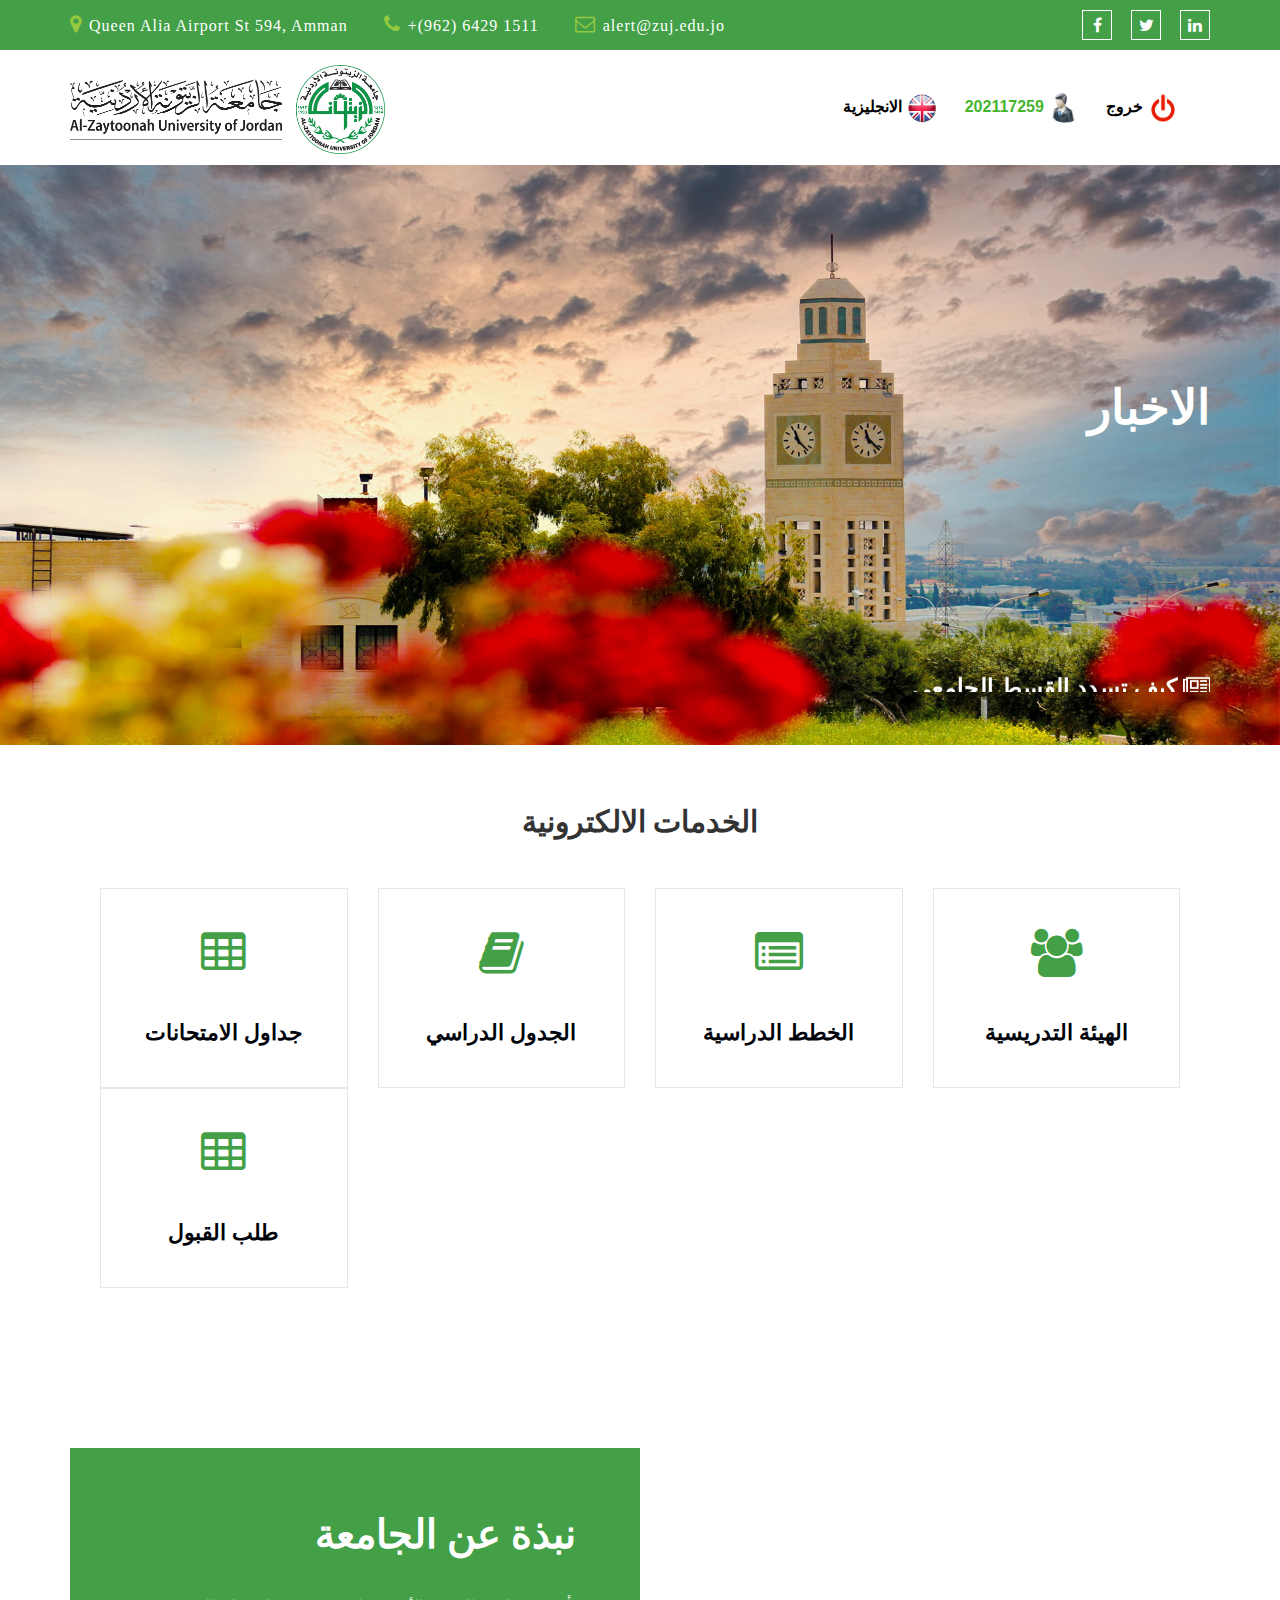
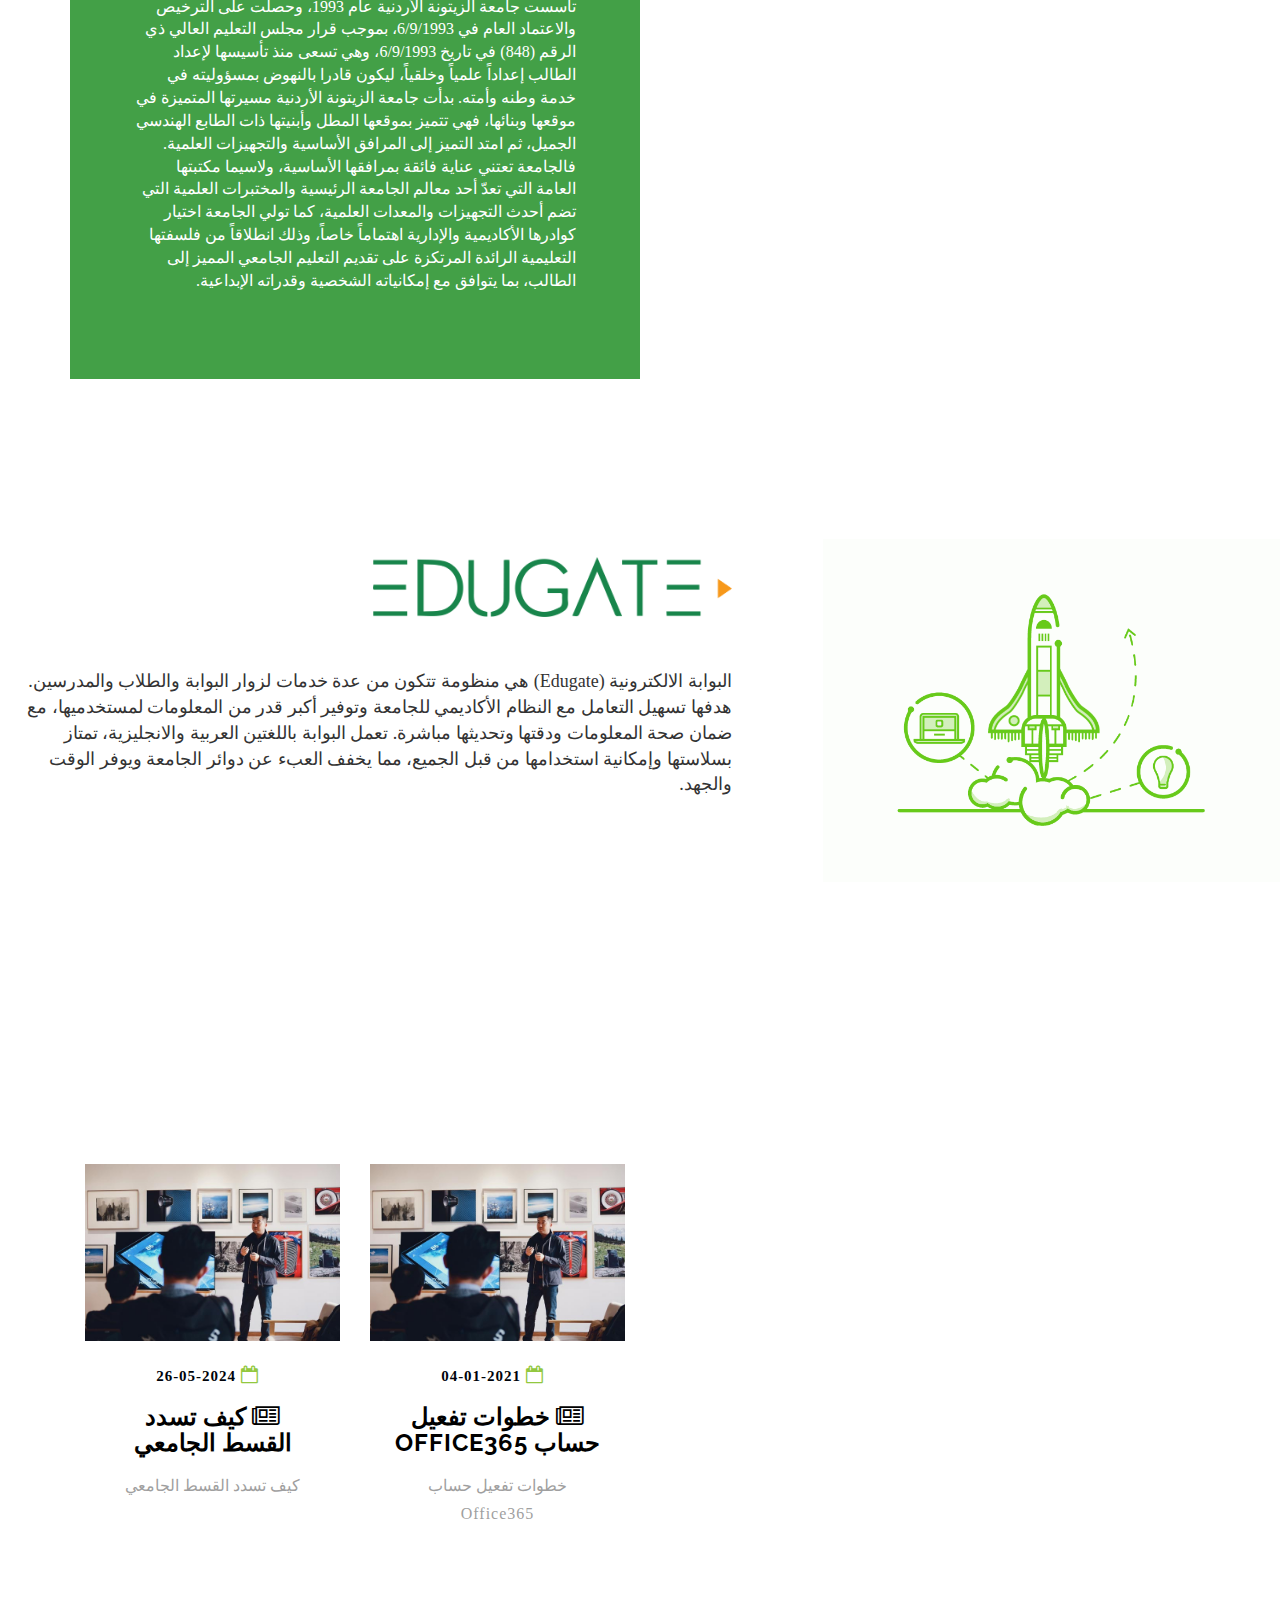
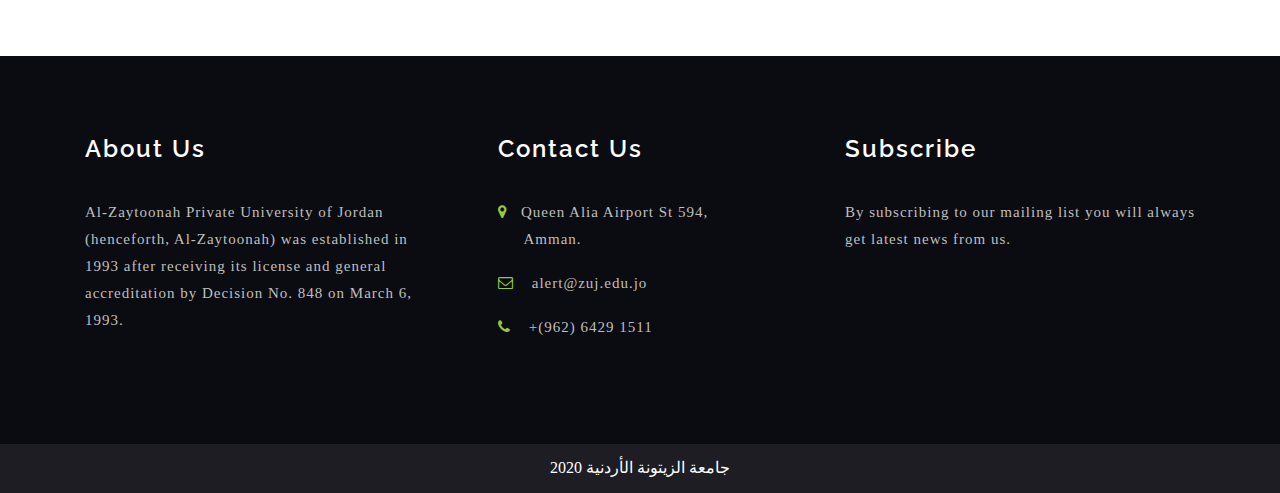
<file: index.html>
<?xml version='1.0' encoding='UTF-8' ?>
<!DOCTYPE html>
<html xmlns="http://www.w3.org/1999/xhtml"><html xmlns="http://www.w3.org/1999/xhtml"><head id="j_idt3"><link type="text/css" rel="stylesheet" href="/faces/javax.faces.resource/theme.css?ln=primefaces-barcelona-deep-purple" /><link type="text/css" rel="stylesheet" href="/faces/javax.faces.resource/fa/font-awesome.css?ln=primefaces&amp;v=6.0" /><script type="text/javascript" src="/faces/javax.faces.resource/jquery/jquery.js?ln=primefaces&amp;v=6.0"></script><script type="text/javascript" src="/faces/javax.faces.resource/jquery/jquery-plugins.js?ln=primefaces&amp;v=6.0"></script><script type="text/javascript" src="/faces/javax.faces.resource/core.js?ln=primefaces&amp;v=6.0"></script><script type="text/javascript" src="/faces/javax.faces.resource/hotkey/hotkey.js?ln=primefaces&amp;v=6.0"></script><script type="text/javascript" src="/faces/javax.faces.resource/components.js?ln=primefaces&amp;v=6.0"></script><link type="text/css" rel="stylesheet" href="/faces/javax.faces.resource/components.css?ln=primefaces&amp;v=6.0" /><script type="text/javascript">if(window.PrimeFaces){PrimeFaces.settings.locale='ar';}</script>

        <title>البوابة الالكترونية</title>
        <link rel="shortcut icon" type="image/x-icon" href="/resources/barcelona-layout/images/x-icon.jpeg" />
        <meta name="description" content="" />



        <!-- Meta Tags -->
        <meta name="viewport" content="width=device-width, initial-scale=1" />
        <meta http-equiv="Content-Type" content="text/html; charset=utf-8" />
        <meta name="keywords" content="Bettering Responsive web template, Bootstrap Web Templates, Flat Web Templates, Android Compatible web template,               Smartphone Compatible web template, free webdesigns for Nokia, Samsung, LG, Sony Ericsson, Motorola web design" />
        <script type="application/x-javascript">
            addEventListener("load", function () {
            setTimeout(hideURLbar, 0);
            }, false);

            function hideURLbar() {
            window.scrollTo(0, 1);
            }
        </script>
        <!-- // Meta Tags -->
        <link href="/resources/bettering-web/css/bootstrap.css" rel="stylesheet" type="text/css" media="all" />
        <link href="/resources/bettering-web/css/font-awesome.min.css" rel="stylesheet" type="text/css" media="all" />
        <link rel="stylesheet" href="/resources/bettering-web/css/flexslider.css" type="text/css" media="screen" property="" />
        <!--testimonial flexslider-->
        <link href="/resources/bettering-web/css/style.css" rel="stylesheet" type="text/css" media="all" />
        <!--fonts-->
        <link href="//fonts.googleapis.com/css?family=Lato:300,400,700,900" rel="stylesheet" />
        <link href="//fonts.googleapis.com/css?family=Raleway:300,400,500,600,800" rel="stylesheet" />
        <!--//fonts-->
        
        <!-- Dynamic Fields System -->
        <link type="text/css" rel="stylesheet" href="/faces/javax.faces.resource/css/dynamic-fields.css" />
        <script type="text/javascript" src="/faces/javax.faces.resource/js/dynamic-fields.js"></script>
        
        </head><body dir="RTL">
            <!--Header-->
            <header>
                <div class="top">
                    <div class="container" dir="ltr">

                        <div class="col-md-9 top-left">
                            <ul>
                                <li><i class="fa fa-map-marker" aria-hidden="true"></i> Queen Alia Airport St 594, Amman</li>
                                <li><i class="fa fa-phone" aria-hidden="true"></i> +(962) 6429 1511</li>
                                <li><i class="fa fa-envelope-o" aria-hidden="true"></i>
                                    <a href="mailto:info@example.com" onmouseover="this.style.color = '#30fc03'" onmouseout="this.style.color = '#ffffff'">
                                        alert@zuj.edu.jo
                                    </a>
                                </li>
<form id="j_idt8" name="j_idt8" method="post" action="/faces/index.xhtml" enctype="application/x-www-form-urlencoded">
<input type="hidden" name="j_idt8" value="j_idt8" />
<script type="text/javascript">$(function() {$(document).bind('keydown', 'ctrl+shift+x', function(){PrimeFaces.ab({s:"j_idt8:j_idt9",f:"j_idt8",u:"@all"});;return false;});});</script><input type="hidden" name="javax.faces.ViewState" id="j_id1:javax.faces.ViewState:0" value="1775046648402506467:-72641825723246730" autocomplete="off" />
</form>
                            </ul>
                        </div>
                        <div class="col-md-3 top-middle">
                            <ul>
                                <li><a href="https://www.facebook.com/AlZaytoonahUniversityOfficial" target="_blank"><i class="fa fa-facebook"></i></a></li>
                                <li><a href="https://twitter.com/alzaytoonahunv" target="_blank"><i class="fa fa-twitter"></i></a></li>
                                <li><a href="https://www.linkedin.com/company/al-zaytoonah-university-of-jordan" target="_blank"><i class="fa fa-linkedin"></i></a></li>
                            </ul>
                        </div>

                        <div class="clearfix"></div>

                    </div>
                </div>
                <!--top-bar-w3layouts-->
                <div class="top-bar-w3layouts">
                    <div class="container">
                        <nav class="navbar navbar-default">
                            <div class="container-fluid">
                                <div class="navbar-header">
                                    <button type="button" class="navbar-toggle" data-toggle="collapse" data-target="#bs-example-navbar-collapse-1">
                                        <span class="sr-only">Toggle navigation</span>
                                        <span class="icon-bar"></span>
                                        <span class="icon-bar"></span>
                                        <span class="icon-bar"></span>
                                    </button>
                                    <h1>
                                        <a class="navbar-brand" href="/">
                                            <span style="background: none;">
                                                <img src="/resources/barcelona-layout/images/logo2.png" alt="Logo" style="margin-top: -8%;                                                      width: 315px" />
                                            </span>
                                        </a>
                                    </h1>
                                </div>
                                <!-- navbar-header -->
                                <div class="collapse navbar-collapse" id="bs-example-navbar-collapse-1">

                                    <ul class="nav navbar-nav navbar-right">

                                        <li>
<form id="j_idt16" name="j_idt16" method="post" action="/faces/index.xhtml" enctype="application/x-www-form-urlencoded">
<input type="hidden" name="j_idt16" value="j_idt16" />
<input type="hidden" name="javax.faces.ViewState" id="j_id1:javax.faces.ViewState:1" value="1775046648402506467:-72641825723246730" autocomplete="off" />
</form>
<form id="j_idt23" name="j_idt23" method="post" action="/faces/index.xhtml" enctype="application/x-www-form-urlencoded">
<input type="hidden" name="j_idt23" value="j_idt23" />

                                                    <li><a id="j_idt23:j_idt26" href="#" class="ui-commandlink ui-widget Animated05" onclick="PrimeFaces.addSubmitParam('j_idt23',{'j_idt23:j_idt26':'j_idt23:j_idt26'}).submit('j_idt23');return false;" style="font-weight: bold; color: #000;"><img id="j_idt23:j_idt27" src="/faces/javax.faces.resource/images/en_icon.jpg?ln=barcelona-layout" alt="" title="الانجليزية" style="width: 30px;" />
                                                            الانجليزية
                                                        </a>
                                                    </li><input type="hidden" name="javax.faces.ViewState" id="j_id1:javax.faces.ViewState:2" value="1775046648402506467:-72641825723246730" autocomplete="off" />
</form>
                                        </li>


                                        <li>
<form id="j_idt31" name="j_idt31" method="post" action="/faces/index.xhtml" enctype="application/x-www-form-urlencoded">
<input type="hidden" name="j_idt31" value="j_idt31" />
<a id="j_idt31:j_idt38" href="#" class="ui-commandlink ui-widget Fs12" onclick="PrimeFaces.ab({s:&quot;j_idt31:j_idt38&quot;});return false;" style="font-weight: bold; text-decoration: none; color: #46b52d;"><img id="j_idt31:j_idt39" src="/faces/javax.faces.resource/images/user.png?ln=barcelona-layout" alt="" title="" class="dynamic-student-id" style="width: 30px;" />
                                                    <span class="dynamic-student-id"></span>
                                                </a><input type="hidden" name="javax.faces.ViewState" id="j_id1:javax.faces.ViewState:3" value="1775046648402506467:-72641825723246730" autocomplete="off" />
</form>
                                        </li>


                                        <li>
<form id="j_idt44" name="j_idt44" method="post" action="/faces/index.xhtml" enctype="application/x-www-form-urlencoded">
<input type="hidden" name="j_idt44" value="j_idt44" />
<a id="j_idt44:j_idt50" href="#" class="ui-commandlink ui-widget Animated05" onclick="PrimeFaces.addSubmitParam('j_idt44',{'j_idt44:j_idt50':'j_idt44:j_idt50'}).submit('j_idt44');return false;" style="text-decoration: none;font-weight: bold;  color: #000;"><img id="j_idt44:j_idt51" src="/faces/javax.faces.resource/images/logout.jpg?ln=barcelona-layout" alt="" title="خروج" style="width: 30px;" />
                                                        خروج
                                                    </a><input type="hidden" name="javax.faces.ViewState" id="j_id1:javax.faces.ViewState:4" value="1775046648402506467:-72641825723246730" autocomplete="off" />
</form>
                                        </li>

                                    </ul>
                                </div>
                                <div class="clearfix"> </div>
                            </div>
                        </nav>
                    </div>

                </div>
                <!--//top-bar-w3layouts-->
                <!--Slider-->
                <div class="slider">
                    <div class="callbacks_container">
                        <div class="slider-img1">
                            <div class="container">
                                <div class="slider_banner_info_w3ls">
                                    <h3 class="title-txt two" style="text-align: inherit;">الاخبار</h3>
                                    <marquee id="news" scrollamount="2" direction="up" loop="true" onmouseover="this.stop();" onmouseout="this.start();" style="width: 40%;                                              text-align: inherit;                                              font-size: x-large;                                              margin-top: -3%;                                              height: 220px;">
                                            <p style="color: #FFFFFF;"><a id="j_idt55" href="#" class="ui-commandlink ui-widget" onclick="PrimeFaces.ab({s:&quot;j_idt55&quot;,u:&quot;newsPanel&quot;,onco:function(xhr,status,args){PF('newsDialog').show();;}});return false;" style="font-family: inherit; font-weight: bold; color: #FFFFFF;">
                                                    <i class="fa fa-newspaper-o white Fs22" title="التفاصيل"></i>
                                                    كيف تسدد القسط الجامعي
                                                    </a>
                                            </p>
                                            <br />
                                            <p style="color: #FFFFFF;"><a id="j_idt59" href="#" class="ui-commandlink ui-widget" onclick="PrimeFaces.ab({s:&quot;j_idt59&quot;,u:&quot;newsPanel&quot;,onco:function(xhr,status,args){PF('newsDialog').show();;}});return false;" style="font-family: inherit; font-weight: bold; color: #FFFFFF;">
                                                    <i class="fa fa-newspaper-o white Fs22" title="التفاصيل"></i>
                                                    خطوات تفعيل حساب Office365
                                                    </a>
                                            </p>
                                            <br />
                                    </marquee>
                                </div>
                            </div>
                        </div>
                    </div>
                </div>
                <div class="clearfix"> </div>
                <!-- //Modal1 -->
                <!--//Slider-->
            </header>
            <!--//Header-->
            <!-- services -->
            <div class="w3-agile-services" id="services">
                <div class="container">
                    <h2 class="title-txt" style="text-align: center; height: 60px;margin-top: -20px;font-family: DroidKufiRegular;">
                        الخدمات الالكترونية
                    </h2>
                    <br style="margin-top: 15px;" />
                    <div class="agileits-services">
                        <div class="services-right-grids">
                            <div class="col-sm-12">
                                            <div class="col-sm-6 col-md-3" style="alignment-adjust: central;">
                                                <div class="service-item" style="height: 200px;">
                                                    <div class="se-top">
                                                        <div class="services-icon"><a href="/faces/ui/pages/guest/examSchedule/index.xhtml" class="ui-link ui-widget" style="font-family: 'Roboto', sans-serif; color: #000;">
                                                                <i class="fa fa-table" aria-hidden="true"></i></a>
                                                        </div>
                                                        <div class="services-icon-info"><a href="/faces/ui/pages/guest/examSchedule/index.xhtml" class="ui-link ui-widget" style="font-family: 'Roboto', sans-serif; color: #000;">
                                                                <h5>جداول الامتحانات</h5></a>
                                                        </div>
                                                    </div>

                                                    <!--&lt;p&gt;Lorem ipsum dolor sit amet, consectetur adipisicing elit, sed do eiusmod tempor incididunt ut &lt;/p&gt;-->
                                                </div>
                                            </div>
                                            <div class="col-sm-6 col-md-3" style="alignment-adjust: central;">
                                                <div class="service-item" style="height: 200px;">
                                                    <div class="se-top">
                                                        <div class="services-icon"><a href="/faces/ui/pages/guest/scheduleCourses/index.xhtml" class="ui-link ui-widget" style="font-family: 'Roboto', sans-serif; color: #000;">
                                                                <i class="fa fa-book" aria-hidden="true"></i></a>
                                                        </div>
                                                        <div class="services-icon-info"><a href="/faces/ui/pages/guest/scheduleCourses/index.xhtml" class="ui-link ui-widget" style="font-family: 'Roboto', sans-serif; color: #000;">
                                                                <h5>الجدول الدراسي</h5></a>
                                                        </div>
                                                    </div>

                                                    <!--&lt;p&gt;Lorem ipsum dolor sit amet, consectetur adipisicing elit, sed do eiusmod tempor incididunt ut &lt;/p&gt;-->
                                                </div>
                                            </div>
                                            <div class="col-sm-6 col-md-3" style="alignment-adjust: central;">
                                                <div class="service-item" style="height: 200px;">
                                                    <div class="se-top">
                                                        <div class="services-icon"><a href="/faces/ui/pages/guest/plan/index.xhtml" class="ui-link ui-widget" style="font-family: 'Roboto', sans-serif; color: #000;">
                                                                <i class="fa fa-list-alt" aria-hidden="true"></i></a>
                                                        </div>
                                                        <div class="services-icon-info"><a href="/faces/ui/pages/guest/plan/index.xhtml" class="ui-link ui-widget" style="font-family: 'Roboto', sans-serif; color: #000;">
                                                                <h5>الخطط الدراسية</h5></a>
                                                        </div>
                                                    </div>

                                                    <!--&lt;p&gt;Lorem ipsum dolor sit amet, consectetur adipisicing elit, sed do eiusmod tempor incididunt ut &lt;/p&gt;-->
                                                </div>
                                            </div>
                                            <div class="col-sm-6 col-md-3" style="alignment-adjust: central;">
                                                <div class="service-item" style="height: 200px;">
                                                    <div class="se-top">
                                                        <div class="services-icon"><a href="/faces/ui/pages/guest/facultyStaff/index.xhtml" class="ui-link ui-widget" style="font-family: 'Roboto', sans-serif; color: #000;">
                                                                <i class="fa fa-users
" aria-hidden="true"></i></a>
                                                        </div>
                                                        <div class="services-icon-info"><a href="/faces/ui/pages/guest/facultyStaff/index.xhtml" class="ui-link ui-widget" style="font-family: 'Roboto', sans-serif; color: #000;">
                                                                <h5>الهيئة التدريسية</h5></a>
                                                        </div>
                                                    </div>

                                                    <!--&lt;p&gt;Lorem ipsum dolor sit amet, consectetur adipisicing elit, sed do eiusmod tempor incididunt ut &lt;/p&gt;-->
                                                </div>
                                            </div>
                                            <div class="col-sm-6 col-md-3" style="alignment-adjust: central;">
                                                <div class="service-item" style="height: 200px;">
                                                    <div class="se-top">
                                                        <div class="services-icon"><a href="/faces/ui/pages/guest/admissionOnline/index.xhtml" class="ui-link ui-widget" style="font-family: 'Roboto', sans-serif; color: #000;">
                                                                <i class="fa fa-table" aria-hidden="true"></i></a>
                                                        </div>
                                                        <div class="services-icon-info"><a href="/faces/ui/pages/guest/admissionOnline/index.xhtml" class="ui-link ui-widget" style="font-family: 'Roboto', sans-serif; color: #000;">
                                                                <h5>طلب القبول</h5></a>
                                                        </div>
                                                    </div>

                                                    <!--&lt;p&gt;Lorem ipsum dolor sit amet, consectetur adipisicing elit, sed do eiusmod tempor incididunt ut &lt;/p&gt;-->
                                                </div>
                                            </div>

                            </div>
                            <div class="clearfix"> </div>
                        </div>

                    </div>
                </div>
            </div>
            <!-- //services -->

            <!--about-->
            <div class="about" style="direction: ltr">
                <div class="container">
                    <div class="about-main" dir="rtl">
                        <div class="about-right">
                            <h3 class="subheading-w3-agile">نبذة عن الجامعة</h3>
                                <p style="color: #FFFFFF;">
                                    تأسست جامعة الزيتونة الأردنية عام 1993، وحصلت على الترخيص والاعتماد العام في 6/9/1993، بموجب قرار مجلس التعليم العالي ذي الرقم (848) في تاريخ 6/9/1993، وهي تسعى منذ تأسيسها لإعداد الطالب إعداداً علمياً وخلقياً، ليكون قادرا بالنهوض بمسؤوليته في خدمة وطنه وأمته.


                                    بدأت جامعة الزيتونة الأردنية مسيرتها المتميزة في موقعها وبنائها، فهي تتميز بموقعها المطل وأبنيتها ذات الطابع الهندسي الجميل، ثم امتد التميز إلى المرافق الأساسية والتجهيزات العلمية. فالجامعة تعتني عناية فائقة بمرافقها الأساسية، ولاسيما مكتبتها العامة التي تعدّ أحد معالم الجامعة الرئيسية والمختبرات العلمية التي تضم أحدث التجهيزات والمعدات العلمية، كما تولي الجامعة اختيار كوادرها الأكاديمية والإدارية اهتماماً خاصاً، وذلك انطلاقاً من فلسفتها التعليمية الرائدة المرتكزة على تقديم التعليم الجامعي المميز إلى الطالب، بما يتوافق مع إمكانياته الشخصية وقدراته الإبداعية.
                                </p>
                            <br />

                        </div>
                    </div>

                </div>
            </div>
            <!--//about-->
            <!-- Testimonials -->
            <div class="testimonials">
                <div class="container" style="width: auto;">
                    <div class="row">
                        <div class="col-md-7 col-sm-12">
                            <div class="block" style="margin-top: 18px;">
                                <h2>
                                    <a href="mailto:edugate@aau.ac.ae?Subject=Contact Us" target="_top" title="البوابة"><img id="j_idt107" src="/faces/javax.faces.resource/images/edugate.svg?ln=barcelona-layout" alt="" style="width: 50%;" />
                                    </a>
                                </h2>
                                <br />
                                <div id="info-gate" style="margin-top: 30px; font-size: large;">
                                        <p>
                                            البوابة الالكترونية (Edugate) هي منظومة تتكون من عدة خدمات لزوار البوابة والطلاب والمدرسين. هدفها تسهيل التعامل مع النظام الأكاديمي للجامعة وتوفير أكبر قدر من المعلومات لمستخدميها، مع ضمان صحة المعلومات ودقتها وتحديثها مباشرة. تعمل البوابة باللغتين العربية والانجليزية، تمتاز بسلاستها وإمكانية استخدامها من قبل الجميع، مما يخفف العبء عن دوائر الجامعة ويوفر الوقت والجهد.
                                        </p>
                                </div>

                            </div>
                        </div><!-- .col-md-7 close -->
                        <div>
                            <div class="block">
                                <img src="/resources/space-agency/img/wrapper-img.gif" style="height: 343px;width: 457px;" />
                            </div>
                        </div><!-- .col-md-5 close -->
                    </div>
                </div>
            </div>
            <!-- //Testimonials -->
            <!-- Events -->
            <div class="events-section">
                <div class="container">
                    <h3 class="title-txt two">الاخبار</h3>
                        <div class="col-sm-3 live-grids-w3ls">

                            <div class="live-left1">
                                <img src="/resources/bettering-web/images/g1.jpg" alt=" " class="img-responsive" />
                            </div>
                            <div class="live-info">

                                <ul>
                                    <li><span class="fa fa-calendar-o" aria-hidden="true"></span> 26-05-2024</li>
                                </ul>
                                <h4><a id="j_idt115" href="#" class="ui-commandlink ui-widget Fs22 white" onclick="PrimeFaces.ab({s:&quot;j_idt115&quot;,u:&quot;newsPanel&quot;,onco:function(xhr,status,args){PF('newsDialog').show();;}});return false;" style="font-family: inherit; font-weight: bold; color: #000000" onmouseout="this.style.color = '#000000'" onmouseover="this.style.color = '#30fc03'">
                                        <i class="fa fa-newspaper-o white Fs22" title="التفاصيل"></i>
                                        كيف تسدد القسط الجامعي
                                        </a>
                                </h4>
                                <p class="para-1"> كيف تسدد القسط الجامعي</p>

                            </div>

                        </div>
                        <div class="col-sm-3 live-grids-w3ls">

                            <div class="live-left1">
                                <img src="/resources/bettering-web/images/g1.jpg" alt=" " class="img-responsive" />
                            </div>
                            <div class="live-info">

                                <ul>
                                    <li><span class="fa fa-calendar-o" aria-hidden="true"></span> 04-01-2021</li>
                                </ul>
                                <h4><a id="j_idt119" href="#" class="ui-commandlink ui-widget Fs22 white" onclick="PrimeFaces.ab({s:&quot;j_idt119&quot;,u:&quot;newsPanel&quot;,onco:function(xhr,status,args){PF('newsDialog').show();;}});return false;" style="font-family: inherit; font-weight: bold; color: #000000" onmouseout="this.style.color = '#000000'" onmouseover="this.style.color = '#30fc03'">
                                        <i class="fa fa-newspaper-o white Fs22" title="التفاصيل"></i>
                                        خطوات تفعيل حساب Office365
                                        </a>
                                </h4>
                                <p class="para-1"> خطوات تفعيل حساب Office365</p>

                            </div>

                        </div>


                    <div class="clearfix"> </div>
                </div>
            </div><div id="j_idt123" class="ui-dialog ui-widget ui-widget-content ui-corner-all ui-shadow ui-hidden-container ui-dialog-rtl" style="max-width: 70%;"><div class="ui-dialog-titlebar ui-widget-header ui-helper-clearfix ui-corner-top"><span id="j_idt123_title" class="ui-dialog-title">تفاصيل الخبر</span></div><div class="ui-dialog-content ui-widget-content"><div id="newsPanel" class="ui-panel ui-widget ui-widget-content ui-corner-all" data-widget="widget_newsPanel"><div id="newsPanel_header" class="ui-panel-titlebar ui-widget-header ui-helper-clearfix ui-corner-all"><span class="ui-panel-title"></span></div><div id="newsPanel_content" class="ui-panel-content ui-widget-content"><table id="j_idt124" class="ui-panelgrid ui-widget" role="grid"><tbody><tr class="ui-widget-content" role="row"><td role="gridcell" class="ui-panelgrid-cell"></td></tr><tr class="ui-widget-content" role="row"><td role="gridcell" class="ui-panelgrid-cell"><img id="j_idt126" height="10px;" alt="" src="/faces/javax.faces.resource/spacer/dot_clear.gif?ln=primefaces&amp;v=6.0" /></td></tr><tr class="ui-widget-content" role="row"><td role="gridcell" class="ui-panelgrid-cell"><label id="j_idt127" class="ui-outputlabel ui-widget"></label></td></tr></tbody></table></div></div><script id="newsPanel_s" type="text/javascript">PrimeFaces.cw("Panel","widget_newsPanel",{id:"newsPanel"});</script><img id="j_idt128" height="10px;" alt="" src="/faces/javax.faces.resource/spacer/dot_clear.gif?ln=primefaces&amp;v=6.0" /><button id="j_idt129" name="j_idt129" class="ui-button ui-widget ui-state-default ui-corner-all ui-button-text-icon-left" onclick="PrimeFaces.bcn(this,event,[function(event){PF('newsDialog').hide();},function(event){PrimeFaces.ab({s:&quot;j_idt129&quot;});return false;}]);" title="اغلاق" type="submit"><span class="ui-button-icon-left ui-icon ui-c fa fa-close white"></span><span class="ui-button-text ui-c">اغلاق</span></button><script id="j_idt129_s" type="text/javascript">PrimeFaces.cw("CommandButton","widget_j_idt129",{id:"j_idt129"});</script></div></div><script id="j_idt123_s" type="text/javascript">$(function(){PrimeFaces.cw("Dialog","newsDialog",{id:"j_idt123",modal:true,closeOnEscape:true});});</script>

            <!-- //Events -->
            <!-- footer -->
            <div class="footer">
                <div class="container" dir="ltr">
                    <div class="f-bg-w3l">
                        <div class="col-md-4 w3layouts_footer_grid">
                            <h3>About Us</h3>
                            <p>Al-Zaytoonah Private University of Jordan (henceforth, Al-Zaytoonah) was established in 1993 after receiving its license and general accreditation by Decision No. 848 on March 6, 1993.</p>
                        </div>
                        <div class="col-md-4 w3layouts_footer_grid hpft">
                            <h3>Contact Us</h3>
                            <ul class="con_inner_text">
                                <li><span class="fa fa-map-marker" aria-hidden="true"></span>Queen Alia Airport St 594, <label> Amman.</label></li>
                                <li><span class="fa fa-envelope-o" aria-hidden="true"></span>
                                    <a href="mailto:info@example.com" onmouseover="this.style.color = '#30fc03'" onmouseout="this.style.color = '#bfbfbf'">alert@zuj.edu.jo
                                    </a>
                                </li>
                                <li><span class="fa fa-phone" aria-hidden="true" dir="ltr"></span> +(962) 6429 1511</li>
                            </ul>


                        </div>
                        <div class="col-md-4 w3layouts_footer_grid">
                            <h2>Subscribe</h2>
                            <p>By subscribing to our mailing list you will always get latest news from us.</p>
                        </div>
                        <div class="clearfix"> </div>
                    </div>
                </div>
            </div>

            <p class="copyright">جامعة الزيتونة الأردنية 2020</p>
            <!-- //footer -->


            <!-- Required Scripts -->
            <!--search-bar-agileits-->
            <script src="/resources/bettering-web/js/main.js"></script>
            <!--//search-bar-agileits-->
            <!-- start-smoth-scrolling -->
            <script type="text/javascript" src="/resources/bettering-web/js/move-top.js"></script>
            <script type="text/javascript" src="/resources/bettering-web/js/easing.js"></script>
            <script type="text/javascript">
                                        jQuery(document).ready(function ($) {
                                            $(".scroll").click(function (event) {
                                                event.preventDefault();
                                                $('html,body').animate({
                                                    scrollTop: $(this.hash).offset().top
                                                }, 1000);
                                            });
                                        });
            </script>
            <!-- start-smoth-scrolling -->

            <!-- Banner Responsive slider -->
            <script src="/resources/bettering-web/js/responsiveslides.min.js"></script>
            <script>
                                        // You can also use "$(window).load(function() {"
                                        $(function () {
                                            // Slideshow 3
                                            $("#slider3").responsiveSlides({
                                                auto: true,
                                                pager: false,
                                                nav: true,
                                                speed: 500,
                                                namespace: "callbacks",
                                                before: function () {
                                                    $('.events').append("<li>before event fired.</li>");
                                                },
                                                after: function () {
                                                    $('.events').append("<li>after event fired.</li>");
                                                }
                                            });

                                        });
            </script>
            <!-- // Banner Responsive slider -->

            <!-- flexSlider -->
            <script defer="" src="/resources/bettering-web/js/jquery.flexslider.js"></script>
            <script type="text/javascript">
                                        $(window).load(function () {
                                            $('.flexslider').flexslider({
                                                animation: "slide",
                                                start: function (slider) {
                                                    $('body').removeClass('loading');
                                                }
                                            });
                                        });
            </script>
            <!-- //flexSlider -->

            <!-- stats -->
            <script src="/resources/bettering-web/js/jquery.waypoints.min.js"></script>
            <script src="/resources/bettering-web/js/jquery.countup.js"></script>
            <script>
                                        $('.counter-agileits-w3layouts').countUp();
            </script>
            <!-- //stats -->
            <!-- smooth scrolling -->
            <script type="text/javascript">
                $(document).ready(function () {
                    /*
                     var defaults = {
                     containerID: 'toTop', // fading element id
                     containerHoverID: 'toTopHover', // fading element hover id
                     scrollSpeed: 1200,
                     easingType: 'linear'
                     };
                     */
                    $().UItoTop({
                        easingType: 'easeOutQuart'
                    });
                });
            </script>
            <a href="#home" id="toTop" style="display: block;"> <span id="toTopHover" style="opacity: 1;"> </span></a>
            <!-- //smooth scrolling -->

            <script src="/resources/bettering-web/js/bootstrap.js"></script>


            <!--// Required Scripts --></body>

</html>
</html>
</file>
<file: faces/javax.faces.resource/theme.css>
@charset "UTF-8";
/* Common */
/* Layout */
/* Topbar */
/******************************/
/*           THEME            */
/******************************/
body .ui-widget,
body .ui-widget .ui-widget {
  font-family: "Roboto", "Helvetica Neue", sans-serif;
  text-decoration: none; }
body .ui-widget-content {
  background-color: #ffffff;
  border: 1px solid #d8d8d8;
  padding: 8px 14px; }
  body .ui-widget-content .ui-icon {
    color: #757575; }
body .ui-widget-header {
  background-color: #673ab7;
  color: #ffffff;
  border: 1px solid #673ab7;
  padding: 8px 14px; }
  body .ui-widget-header .ui-icon {
    color: #ffffff; }
body .ui-state-active, body .ui-state-highlight {
  background-color: #e91e63;
  color: #ffffff; }
  body .ui-state-active .ui-icon, body .ui-state-highlight .ui-icon {
    color: #ffffff; }
body .ui-state-disabled {
  opacity: .35;
  filter: Alpha(Opacity=35);
  background-image: none; }
body .ui-corner-all {
  -moz-border-radius: 3px;
  -webkit-border-radius: 3px;
  border-radius: 3px; }
body .ui-corner-top {
  -moz-border-radius-topleft: 3px;
  -webkit-border-top-left-radius: 3px;
  border-top-left-radius: 3px;
  -moz-border-radius-topright: 3px;
  -webkit-border-top-right-radius: 3px;
  border-top-right-radius: 3px; }
body .ui-corner-bottom {
  -moz-border-radius-bottomleft: 3px;
  -webkit-border-bottom-left-radius: 3px;
  border-bottom-left-radius: 3px;
  -moz-border-radius-bottomright: 3px;
  -webkit-border-bottom-right-radius: 3px;
  border-bottom-right-radius: 3px; }
body .ui-corner-left {
  -moz-border-radius-topleft: 3px;
  -webkit-border-top-left-radius: 3px;
  border-top-left-radius: 3px;
  -moz-border-radius-bottomleft: 3px;
  -webkit-border-bottom-left-radius: 3px;
  border-bottom-left-radius: 3px; }
body .ui-corner-right {
  -moz-border-radius-topright: 3px;
  -webkit-border-top-right-radius: 3px;
  border-top-right-radius: 3px;
  -moz-border-radius-bottomright: 3px;
  -webkit-border-bottom-right-radius: 3px;
  border-bottom-right-radius: 3px; }
body .ui-widget-overlay {
  background-color: #58575c;
  opacity: 0.8;
  filter: alpha(opacity=80); }
body .ui-icon {
  font-family: 'Material Icons';
  font-weight: normal;
  font-style: normal;
  font-size: 20px;
  display: inline-block;
  width: 20px;
  height: 20px;
  line-height: 1;
  text-transform: none;
  letter-spacing: normal;
  word-wrap: normal;
  white-space: nowrap;
  direction: ltr;
  text-indent: 0;
  overflow: visible;
  /* Support for all WebKit browsers. */
  -webkit-font-smoothing: antialiased;
  /* Support for Safari and Chrome. */
  text-rendering: optimizeLegibility;
  /* Support for Firefox. */
  -moz-osx-font-smoothing: grayscale;
  /* Support for IE. */
  font-feature-settings: 'liga'; }
body .fa {
  font-family: 'FontAwesome'; }
body a {
  color: #673ab7; }

body .ui-inputfield {
  background: transparent;
  border-width: 0 0 1px 0;
  padding: 2px 2px 1px 2px;
  border-color: #bdbdbd;
  border-style: solid;
  font-size: 14px;
  -moz-transition: border-color 0.3s;
  -o-transition: border-color 0.3s;
  -webkit-transition: border-color 0.3s;
  transition: border-color 0.3s;
  -moz-border-radius: 0px;
  -webkit-border-radius: 0px;
  border-radius: 0px; }
  body .ui-inputfield.ui-state-focus {
    border-width: 0 0 2px 0;
    border-color: #673ab7;
    padding-bottom: 0; }
  body .ui-inputfield.ui-state-disabled {
    border-bottom: 1px dotted; }
  body .ui-inputfield.ui-widget-content {
    border-width: 1px; }
  body .ui-inputfield.ui-state-error {
    border-color: #e62a10; }
body .md-inputfield {
  display: block;
  position: relative; }
  body .md-inputfield input:focus ~ label,
  body .md-inputfield input.ui-state-filled ~ label,
  body .md-inputfield textarea:focus ~ label,
  body .md-inputfield textarea.ui-state-filled ~ label,
  body .md-inputfield .md-inputwrapper-focus ~ label,
  body .md-inputfield .md-inputwrapper-filled ~ label {
    top: -20px;
    font-size: 12px;
    color: #673ab7; }
  body .md-inputfield input:-webkit-autofill ~ label {
    top: -20px;
    font-size: 12px;
    color: #673ab7; }
  body .md-inputfield label {
    color: #999;
    font-weight: normal;
    position: absolute;
    pointer-events: none;
    left: 5px;
    top: 1px;
    transition: 0.3s ease all;
    -moz-transition: 0.3s ease all;
    -webkit-transition: 0.3s ease all; }
  body .md-inputfield input.ui-state-error ~ label {
    color: #e62a10; }
body .ui-selectonelistbox {
  background-color: #ffffff;
  border: 0 none;
  -moz-border-radius: 3px;
  -webkit-border-radius: 3px;
  border-radius: 3px; }
  body .ui-selectonelistbox.ui-inputfield {
    padding: 0; }
  body .ui-selectonelistbox .ui-selectlistbox-list {
    padding: 0;
    border: 1px solid #d8d8d8; }
  body .ui-selectonelistbox .ui-selectlistbox-item {
    overflow: hidden;
    padding: 6px 10px;
    margin: 0;
    position: relative;
    overflow: hidden;
    -moz-transition: background-color 0.3s;
    -o-transition: background-color 0.3s;
    -webkit-transition: background-color 0.3s;
    transition: background-color 0.3s;
    -moz-border-radius: 0;
    -webkit-border-radius: 0;
    border-radius: 0; }
    body .ui-selectonelistbox .ui-selectlistbox-item.ui-state-hover {
      background-color: #e8e8e8;
      color: #000000; }
  body .ui-selectonelistbox .ui-selectlistbox-filter-container {
    margin: 0;
    padding: 6px 10px;
    background-color: #673ab7;
    -moz-border-radius-topleft: 3px;
    -webkit-border-top-left-radius: 3px;
    border-top-left-radius: 3px;
    -moz-border-radius-topright: 3px;
    -webkit-border-top-right-radius: 3px;
    border-top-right-radius: 3px; }
    body .ui-selectonelistbox .ui-selectlistbox-filter-container .ui-inputfield {
      border-color: #d9d9d9;
      color: #ffffff;
      width: 100%;
      padding-left: 2px;
      padding-right: 20px;
      -webkit-box-sizing: border-box;
      -moz-box-sizing: border-box;
      box-sizing: border-box; }
      body .ui-selectonelistbox .ui-selectlistbox-filter-container .ui-inputfield.ui-state-focus {
        border-color: #ffffff; }
    body .ui-selectonelistbox .ui-selectlistbox-filter-container .ui-icon {
      color: #ffffff;
      top: 6px;
      right: 12px; }
body .ui-multiselectlistbox .ui-multiselectlistbox-header {
  padding: 6px 10px;
  position: relative;
  bottom: -1px; }
body .ui-multiselectlistbox .ui-multiselectlistbox-list {
  padding: 0;
  background-color: #ffffff; }
body .ui-multiselectlistbox li.ui-multiselectlistbox-item {
  padding: 6px 10px;
  margin: 0;
  position: relative;
  overflow: hidden;
  -moz-transition: background-color 0.3s;
  -o-transition: background-color 0.3s;
  -webkit-transition: background-color 0.3s;
  transition: background-color 0.3s;
  -moz-border-radius: 0px;
  -webkit-border-radius: 0px;
  border-radius: 0px; }
  body .ui-multiselectlistbox li.ui-multiselectlistbox-item.ui-state-hover {
    background-color: #e8e8e8;
    color: #000000; }
body .ui-button {
  overflow: hidden;
  background-color: #673ab7;
  color: #ffffff;
  height: 30px;
  padding: 0 14px;
  border: 0 none;
  -moz-box-shadow: 0 1px 2.5px 0 rgba(0, 0, 0, 0.26), 0 1px 5px 0 rgba(0, 0, 0, 0.16);
  -webkit-box-shadow: 0 1px 2.5px 0 rgba(0, 0, 0, 0.26), 0 1px 5px 0 rgba(0, 0, 0, 0.16);
  box-shadow: 0 1px 2.5px 0 rgba(0, 0, 0, 0.26), 0 1px 5px 0 rgba(0, 0, 0, 0.16);
  -moz-transition: background-color 0.3s;
  -o-transition: background-color 0.3s;
  -webkit-transition: background-color 0.3s;
  transition: background-color 0.3s; }
  body .ui-button.ui-state-hover {
    background-color: #512da8; }
  body .ui-button.ui-state-focus {
    outline: 0 none;
    background-color: #8259cb; }
  body .ui-button .ui-button-text {
    padding: 0;
    line-height: 30px;
    font-size: 14px; }
  body .ui-button .ui-icon {
    color: #ffffff; }
  body .ui-button.ui-button-icon-only {
    -moz-border-radius: 50%;
    -webkit-border-radius: 50%;
    border-radius: 50%;
    width: 30px;
    height: 30px; }
    body .ui-button.ui-button-icon-only .ui-icon {
      margin-top: -10px;
      margin-left: -10px; }
  body .ui-button.ui-button-text-icon-left .ui-icon, body .ui-button.ui-button-text-icon-right .ui-icon {
    margin-top: -10px; }
  body .ui-button.ui-button-text-icon-left {
    padding-left: 36px; }
  body .ui-button.ui-button-text-icon-right {
    padding-right: 36px; }
  body .ui-button.secondary {
    background-color: #e91e63;
    color: #ffffff; }
    body .ui-button.secondary.ui-state-hover {
      background-color: #c2185b; }
    body .ui-button.secondary.ui-state-focus {
      outline: 0 none;
      background-color: #ee4c83; }
    body .ui-button.secondary .ui-icon {
      color: #ffffff; }
  body .ui-button.blue-grey-btn {
    background-color: #607D8B; }
    body .ui-button.blue-grey-btn.ui-state-hover {
      background-color: #37474F; }
    body .ui-button.blue-grey-btn.ui-state-focus {
      outline: 0 none;
      background-color: #7b96a3; }
  body .ui-button.cyan-btn {
    background-color: #00BCD4; }
    body .ui-button.cyan-btn.ui-state-hover {
      background-color: #00838F; }
    body .ui-button.cyan-btn.ui-state-focus {
      outline: 0 none;
      background-color: #08e3ff; }
  body .ui-button.teal-btn {
    background-color: #009688; }
    body .ui-button.teal-btn.ui-state-hover {
      background-color: #00695C; }
    body .ui-button.teal-btn.ui-state-focus {
      outline: 0 none;
      background-color: #00c9b6; }
  body .ui-button.red-btn {
    background-color: #F44336; }
    body .ui-button.red-btn.ui-state-hover {
      background-color: #C62828; }
    body .ui-button.red-btn.ui-state-focus {
      outline: 0 none;
      background-color: #f77066; }
  body .ui-button.green-btn {
    background-color: #4CAF50; }
    body .ui-button.green-btn.ui-state-hover {
      background-color: #2E7D32; }
    body .ui-button.green-btn.ui-state-focus {
      outline: 0 none;
      background-color: #6ec071; }
  body .ui-button.deep-orange-btn {
    background-color: #FF5722; }
    body .ui-button.deep-orange-btn.ui-state-hover {
      background-color: #D84315; }
    body .ui-button.deep-orange-btn.ui-state-focus {
      outline: 0 none;
      background-color: #ff7e55; }
  body .ui-button.purple-btn {
    background-color: #673AB7; }
    body .ui-button.purple-btn.ui-state-hover {
      background-color: #4527A0; }
    body .ui-button.purple-btn.ui-state-focus {
      outline: 0 none;
      background-color: #8259cb; }
  body .ui-button.pink-btn {
    background-color: #E91E63; }
    body .ui-button.pink-btn.ui-state-hover {
      background-color: #AD1457; }
    body .ui-button.pink-btn.ui-state-focus {
      outline: 0 none;
      background-color: #ee4c83; }
  body .ui-button.amber-btn {
    background-color: #FFC107;
    color: #212121; }
    body .ui-button.amber-btn.ui-state-hover {
      background-color: #FF8F00; }
    body .ui-button.amber-btn.ui-state-focus {
      outline: 0 none;
      background-color: #ffce3a; }
  body .ui-button.orange-btn {
    background-color: #FF9800; }
    body .ui-button.orange-btn.ui-state-hover {
      background-color: #EF6C00; }
    body .ui-button.orange-btn.ui-state-focus {
      outline: 0 none;
      background-color: #ffad33; }
  body .ui-button.brown-btn {
    background-color: #795548; }
    body .ui-button.brown-btn.ui-state-hover {
      background-color: #4E342E; }
    body .ui-button.brown-btn.ui-state-focus {
      outline: 0 none;
      background-color: #996b5b; }
  body .ui-button.flat {
    box-shadow: none;
    -webkit-box-shadow: none;
    -moz-box-shadow: none; }
body .ui-buttonset .ui-state-active {
  background-color: #e91e63;
  color: #ffffff; }
body .ui-splitbutton {
  -moz-border-radius: 3px;
  -webkit-border-radius: 3px;
  border-radius: 3px;
  -moz-box-shadow: 0 1px 2.5px 0 rgba(0, 0, 0, 0.26), 0 1px 5px 0 rgba(0, 0, 0, 0.16);
  -webkit-box-shadow: 0 1px 2.5px 0 rgba(0, 0, 0, 0.26), 0 1px 5px 0 rgba(0, 0, 0, 0.16);
  box-shadow: 0 1px 2.5px 0 rgba(0, 0, 0, 0.26), 0 1px 5px 0 rgba(0, 0, 0, 0.16); }
  body .ui-splitbutton > .ui-button {
    box-shadow: none;
    -webkit-box-shadow: none;
    -moz-box-shadow: none; }
    body .ui-splitbutton > .ui-button.ui-state-active {
      background-color: #8259cb; }
  body .ui-splitbutton .ui-splitbutton-menubutton {
    height: 30px;
    -moz-border-radius-topleft: 0;
    -webkit-border-top-left-radius: 0;
    border-top-left-radius: 0;
    -moz-border-radius-bottomleft: 0;
    -webkit-border-bottom-left-radius: 0;
    border-bottom-left-radius: 0;
    -moz-border-radius-topright: 3px;
    -webkit-border-top-right-radius: 3px;
    border-top-right-radius: 3px;
    -moz-border-radius-bottomright: 3px;
    -webkit-border-bottom-right-radius: 3px;
    border-bottom-right-radius: 3px; }
body .ui-selectbooleanbutton.ui-state-active {
  background-color: #e91e63;
  color: #ffffff; }
  body .ui-selectbooleanbutton.ui-state-active .ui-icon {
    color: #ffffff; }
body .ui-chkbox {
  display: inline-block;
  vertical-align: middle;
  width: 18px;
  height: 18px;
  cursor: default;
  margin: 0 4px 0 0; }
  body .ui-chkbox .ui-chkbox-box {
    border: 2px solid #757575;
    width: 14px;
    height: 14px;
    -moz-transition: background-color 0.3s;
    -o-transition: background-color 0.3s;
    -webkit-transition: background-color 0.3s;
    transition: background-color 0.3s; }
    body .ui-chkbox .ui-chkbox-box .ui-chkbox-icon {
      font-size: 18px;
      margin-left: -2px;
      margin-top: -2px; }
    body .ui-chkbox .ui-chkbox-box.ui-state-active {
      border-color: #673ab7;
      background-color: #673ab7; }
      body .ui-chkbox .ui-chkbox-box.ui-state-active .ui-chkbox-icon {
        color: #ffffff; }
      body .ui-chkbox .ui-chkbox-box.ui-state-active.ui-state-focus .ui-chkbox-icon {
        color: #ffffff; }
    body .ui-chkbox .ui-chkbox-box.ui-state-focus {
      border-color: #673ab7;
      box-shadow: 0 1px 3px 0 rgba(0, 0, 0, 0.2), 0 1px 1px 0 rgba(0, 0, 0, 0.14), 0 2px 1px -1px rgba(0, 0, 0, 0.12);
      -webkit-box-shadow: 0 1px 3px 0 rgba(0, 0, 0, 0.2), 0 1px 1px 0 rgba(0, 0, 0, 0.14), 0 2px 1px -1px rgba(0, 0, 0, 0.12);
      -moz-box-shadow: 0 1px 3px 0 rgba(0, 0, 0, 0.2), 0 1px 1px 0 rgba(0, 0, 0, 0.14), 0 2px 1px -1px rgba(0, 0, 0, 0.12);
      -moz-transition: box-shadow 0.3s;
      -o-transition: box-shadow 0.3s;
      -webkit-transition: box-shadow 0.3s;
      transition: box-shadow 0.3s; }
      body .ui-chkbox .ui-chkbox-box.ui-state-focus .ui-chkbox-icon {
        color: #673ab7; }
body .ui-radiobutton {
  position: relative;
  margin: 0 4px 0 0;
  display: inline-block;
  vertical-align: middle; }
  body .ui-radiobutton .ui-radiobutton-box {
    border: 2px solid #757575;
    width: 14px;
    height: 14px;
    -moz-transition: box-shadow 0.3s;
    -o-transition: box-shadow 0.3s;
    -webkit-transition: box-shadow 0.3s;
    transition: box-shadow 0.3s;
    -moz-border-radius: 50%;
    -webkit-border-radius: 50%;
    border-radius: 50%; }
    body .ui-radiobutton .ui-radiobutton-box.ui-state-focus {
      box-shadow: 0 1px 3px 0 rgba(0, 0, 0, 0.2), 0 1px 1px 0 rgba(0, 0, 0, 0.14), 0 2px 1px -1px rgba(0, 0, 0, 0.12);
      -webkit-box-shadow: 0 1px 3px 0 rgba(0, 0, 0, 0.2), 0 1px 1px 0 rgba(0, 0, 0, 0.14), 0 2px 1px -1px rgba(0, 0, 0, 0.12);
      -moz-box-shadow: 0 1px 3px 0 rgba(0, 0, 0, 0.2), 0 1px 1px 0 rgba(0, 0, 0, 0.14), 0 2px 1px -1px rgba(0, 0, 0, 0.12); }
    body .ui-radiobutton .ui-radiobutton-box.ui-state-active {
      border-color: #673ab7;
      background-color: transparent; }
    body .ui-radiobutton .ui-radiobutton-box .ui-radiobutton-icon {
      display: block;
      box-sizing: border-box;
      position: absolute;
      -moz-border-radius: 50%;
      -webkit-border-radius: 50%;
      border-radius: 50%;
      top: 0;
      left: -1px;
      width: 18px;
      height: 18px;
      transition: -webkit-transform ease .28s;
      transition: transform ease .28s;
      -webkit-transform: scale(0);
      transform: scale(0); }
    body .ui-radiobutton .ui-radiobutton-box .ui-icon-bullet {
      background-color: #673ab7;
      -webkit-transform: scale(0.5);
      transform: scale(0.5); }
body .ui-selectmanycheckbox.ui-widget label, body .ui-selectoneradio.ui-widget label {
  display: inline-block;
  vertical-align: middle;
  margin-top: 0; }
body .ui-autocomplete-panel {
  padding: 0;
  border: 0 none;
  -moz-border-radius: 0;
  -webkit-border-radius: 0;
  border-radius: 0; }
  body .ui-autocomplete-panel.ui-shadow {
    -webkit-box-shadow: 0 1px 3px rgba(0, 0, 0, 0.12), 0 1px 2px rgba(0, 0, 0, 0.24);
    -moz-box-shadow: 0 1px 3px rgba(0, 0, 0, 0.12), 0 1px 2px rgba(0, 0, 0, 0.24);
    box-shadow: 0 1px 3px rgba(0, 0, 0, 0.12), 0 1px 2px rgba(0, 0, 0, 0.24); }
  body .ui-autocomplete-panel .ui-autocomplete-list {
    padding: 0; }
    body .ui-autocomplete-panel .ui-autocomplete-list .ui-autocomplete-item {
      padding: 6px 10px;
      margin: 0;
      -moz-border-radius: 0;
      -webkit-border-radius: 0;
      border-radius: 0;
      -moz-transition: background-color 0.3s;
      -o-transition: background-color 0.3s;
      -webkit-transition: background-color 0.3s;
      transition: background-color 0.3s; }
      body .ui-autocomplete-panel .ui-autocomplete-list .ui-autocomplete-item .ui-autocomplete-query {
        font-weight: 700; }
    body .ui-autocomplete-panel .ui-autocomplete-list .ui-autocomplete-group {
      padding: 6px 10px; }
body .ui-autocomplete .ui-autocomplete-dropdown {
  right: 0;
  margin-right: 0; }
  body .ui-autocomplete .ui-autocomplete-dropdown.ui-button.ui-button-icon-only {
    background-color: transparent;
    box-shadow: none;
    -webkit-box-shadow: none;
    -moz-box-shadow: none;
    height: 20px;
    width: 20px;
    padding: 0; }
    body .ui-autocomplete .ui-autocomplete-dropdown.ui-button.ui-button-icon-only .ui-button-text {
      display: none; }
    body .ui-autocomplete .ui-autocomplete-dropdown.ui-button.ui-button-icon-only .ui-icon {
      color: #757575; }
body .ui-autocomplete.ui-autocomplete-multiple .ui-autocomplete-multiple-container.ui-inputfield {
  -webkit-box-sizing: border-box;
  -moz-box-sizing: border-box;
  box-sizing: border-box;
  padding: 2px 2px 1px 2px; }
body .ui-autocomplete.ui-autocomplete-multiple .ui-autocomplete-multiple-container.ui-state-focus {
  padding-bottom: 0; }
body .ui-autocomplete.ui-autocomplete-multiple .ui-autocomplete-input-token {
  float: none;
  display: inline-block;
  margin: 0 1px;
  vertical-align: middle; }
  body .ui-autocomplete.ui-autocomplete-multiple .ui-autocomplete-input-token > input {
    padding: 0;
    font-size: 14px;
    margin: 0; }
body .ui-autocomplete.ui-autocomplete-multiple .ui-autocomplete-token {
  display: inline-block;
  float: none;
  vertical-align: middle; }
  body .ui-autocomplete.ui-autocomplete-multiple .ui-autocomplete-token .ui-autocomplete-token-icon {
    margin-top: -10px; }
body .ui-selectonemenu {
  border-bottom: 1px solid #bdbdbd;
  box-sizing: border-box;
  -moz-border-radius: 0;
  -webkit-border-radius: 0;
  border-radius: 0; }
  body .ui-selectonemenu .ui-selectonemenu-trigger {
    height: 20px;
    width: 20px;
    font-size: 20px;
    margin-top: 0;
    padding: 0;
    top: 0;
    margin-right: 0; }
    body .ui-selectonemenu .ui-selectonemenu-trigger .ui-icon {
      height: 20px;
      width: 20px;
      margin-top: 0;
      color: #757575; }
  body .ui-selectonemenu .ui-selectonemenu-label.ui-inputfield {
    font-family: "Roboto", "Helvetica Neue", sans-serif; }
body .ui-selectonemenu-panel {
  padding: 0;
  -moz-border-radius: 0;
  -webkit-border-radius: 0;
  border-radius: 0; }
  body .ui-selectonemenu-panel .ui-selectonemenu-list {
    padding: 0; }
  body .ui-selectonemenu-panel .ui-selectonemenu-item {
    margin: 0;
    padding: 6px 10px;
    -moz-transition: background-color 0.3s;
    -o-transition: background-color 0.3s;
    -webkit-transition: background-color 0.3s;
    transition: background-color 0.3s;
    -moz-border-radius: 0;
    -webkit-border-radius: 0;
    border-radius: 0; }
    body .ui-selectonemenu-panel .ui-selectonemenu-item.ui-state-hover {
      background-color: #e8e8e8;
      color: #000000; }
  body .ui-selectonemenu-panel .ui-selectonemenu-item-group {
    padding: 8px; }
  body .ui-selectonemenu-panel.ui-shadow {
    -webkit-box-shadow: 0 1px 3px rgba(0, 0, 0, 0.12), 0 1px 2px rgba(0, 0, 0, 0.24);
    -moz-box-shadow: 0 1px 3px rgba(0, 0, 0, 0.12), 0 1px 2px rgba(0, 0, 0, 0.24);
    box-shadow: 0 1px 3px rgba(0, 0, 0, 0.12), 0 1px 2px rgba(0, 0, 0, 0.24); }
  body .ui-selectonemenu-panel .ui-selectonemenu-filter-container .ui-icon {
    top: 5px;
    right: 8px; }
body .ui-selectcheckboxmenu {
  border-bottom: 1px solid #bdbdbd;
  -webkit-box-sizing: border-box;
  -moz-box-sizing: border-box;
  box-sizing: border-box;
  -moz-border-radius: 0;
  -webkit-border-radius: 0;
  border-radius: 0; }
  body .ui-selectcheckboxmenu .ui-selectcheckboxmenu-label-container {
    display: block; }
    body .ui-selectcheckboxmenu .ui-selectcheckboxmenu-label-container .ui-selectcheckboxmenu-label {
      padding-top: 2px;
      padding-bottom: 1px;
      padding-left: 2px; }
  body .ui-selectcheckboxmenu .ui-selectcheckboxmenu-trigger {
    height: 20px;
    width: 20px;
    font-size: 20px;
    padding: 0; }
    body .ui-selectcheckboxmenu .ui-selectcheckboxmenu-trigger .ui-icon {
      height: 20px;
      width: 20px;
      margin-top: 0;
      color: #757575; }
body .ui-selectcheckboxmenu-panel {
  padding: 0;
  border: 0 none;
  -moz-border-radius: 0;
  -webkit-border-radius: 0;
  border-radius: 0;
  -webkit-box-shadow: 0 1px 3px rgba(0, 0, 0, 0.12), 0 1px 2px rgba(0, 0, 0, 0.24);
  -moz-box-shadow: 0 1px 3px rgba(0, 0, 0, 0.12), 0 1px 2px rgba(0, 0, 0, 0.24);
  box-shadow: 0 1px 3px rgba(0, 0, 0, 0.12), 0 1px 2px rgba(0, 0, 0, 0.24); }
  body .ui-selectcheckboxmenu-panel .ui-selectcheckboxmenu-header {
    padding: 6px 10px;
    margin: 0;
    -moz-border-radius: 0;
    -webkit-border-radius: 0;
    border-radius: 0; }
    body .ui-selectcheckboxmenu-panel .ui-selectcheckboxmenu-header .ui-chkbox {
      float: none;
      margin: 0 8px 0 1px; }
      body .ui-selectcheckboxmenu-panel .ui-selectcheckboxmenu-header .ui-chkbox .ui-chkbox-box {
        border-color: #ffffff; }
        body .ui-selectcheckboxmenu-panel .ui-selectcheckboxmenu-header .ui-chkbox .ui-chkbox-box .ui-chkbox-icon {
          border-color: #ffffff; }
        body .ui-selectcheckboxmenu-panel .ui-selectcheckboxmenu-header .ui-chkbox .ui-chkbox-box.ui-state-active .ui-chkbox-icon {
          border-color: #ffffff; }
        body .ui-selectcheckboxmenu-panel .ui-selectcheckboxmenu-header .ui-chkbox .ui-chkbox-box.ui-state-focus {
          background-color: #9575cd;
          -moz-transition: background-color 0.3s;
          -o-transition: background-color 0.3s;
          -webkit-transition: background-color 0.3s;
          transition: background-color 0.3s; }
    body .ui-selectcheckboxmenu-panel .ui-selectcheckboxmenu-header .ui-selectcheckboxmenu-filter-container {
      width: 70%;
      display: inline-block;
      vertical-align: middle;
      float: none; }
      body .ui-selectcheckboxmenu-panel .ui-selectcheckboxmenu-header .ui-selectcheckboxmenu-filter-container .ui-icon {
        top: -2px;
        right: 0px;
        color: #ffffff; }
      body .ui-selectcheckboxmenu-panel .ui-selectcheckboxmenu-header .ui-selectcheckboxmenu-filter-container .ui-inputfield {
        border-color: #d9d9d9;
        padding-right: 30px;
        width: 100%;
        border-color: #ffffff;
        -webkit-box-sizing: border-box;
        -moz-box-sizing: border-box;
        box-sizing: border-box; }
        body .ui-selectcheckboxmenu-panel .ui-selectcheckboxmenu-header .ui-selectcheckboxmenu-filter-container .ui-inputfield:focus {
          border-color: #ffffff; }
    body .ui-selectcheckboxmenu-panel .ui-selectcheckboxmenu-header .ui-selectcheckboxmenu-close {
      margin-right: -6px; }
      body .ui-selectcheckboxmenu-panel .ui-selectcheckboxmenu-header .ui-selectcheckboxmenu-close span {
        color: #ffffff;
        -moz-transition: color 0.3s;
        -o-transition: color 0.3s;
        -webkit-transition: color 0.3s;
        transition: color 0.3s; }
      body .ui-selectcheckboxmenu-panel .ui-selectcheckboxmenu-header .ui-selectcheckboxmenu-close.ui-state-hover {
        padding: 1px; }
        body .ui-selectcheckboxmenu-panel .ui-selectcheckboxmenu-header .ui-selectcheckboxmenu-close.ui-state-hover span {
          color: #e91e63; }
  body .ui-selectcheckboxmenu-panel .ui-selectcheckboxmenu-items-wrapper {
    padding: 0; }
    body .ui-selectcheckboxmenu-panel .ui-selectcheckboxmenu-items-wrapper .ui-selectcheckboxmenu-items {
      padding: 0; }
  body .ui-selectcheckboxmenu-panel .ui-selectcheckboxmenu-item {
    padding: 6px 10px; }
    body .ui-selectcheckboxmenu-panel .ui-selectcheckboxmenu-item label {
      vertical-align: middle;
      display: inline-block; }
    body .ui-selectcheckboxmenu-panel .ui-selectcheckboxmenu-item .ui-chkbox {
      margin-left: 2px; }
body .ui-fluid .ui-selectonemenu .ui-selectonemenu-trigger {
  width: 20px;
  padding: 0; }
body #keypad-div {
  -moz-border-radius: 0;
  -webkit-border-radius: 0;
  border-radius: 0; }
  body #keypad-div .keypad-key {
    border: 0 none;
    background-color: #ffffff;
    font-size: 14px;
    padding: 4px;
    -moz-border-radius: 50%;
    -webkit-border-radius: 50%;
    border-radius: 50%;
    -moz-transition: background-color 0.3s;
    -o-transition: background-color 0.3s;
    -webkit-transition: background-color 0.3s;
    transition: background-color 0.3s; }
    body #keypad-div .keypad-key.ui-state-hover {
      background-color: #e8e8e8;
      color: #000000; }
  body #keypad-div .keypad-shift, body #keypad-div .keypad-enter, body #keypad-div .keypad-spacebar, body #keypad-div .keypad-back, body #keypad-div .keypad-close, body #keypad-div .keypad-clear {
    -moz-border-radius: 0;
    -webkit-border-radius: 0;
    border-radius: 0;
    background-color: #673ab7;
    color: #ffffff; }
    body #keypad-div .keypad-shift.ui-state-hover, body #keypad-div .keypad-enter.ui-state-hover, body #keypad-div .keypad-spacebar.ui-state-hover, body #keypad-div .keypad-back.ui-state-hover, body #keypad-div .keypad-close.ui-state-hover, body #keypad-div .keypad-clear.ui-state-hover {
      background-color: #512da8;
      color: #ffffff; }
  body #keypad-div.ui-shadow {
    -webkit-box-shadow: 0 1px 3px rgba(0, 0, 0, 0.12), 0 1px 2px rgba(0, 0, 0, 0.24);
    -moz-box-shadow: 0 1px 3px rgba(0, 0, 0, 0.12), 0 1px 2px rgba(0, 0, 0, 0.24);
    box-shadow: 0 1px 3px rgba(0, 0, 0, 0.12), 0 1px 2px rgba(0, 0, 0, 0.24); }
body .ui-selectmanymenu {
  padding: 0;
  background-color: #ffffff;
  -moz-border-radius: 3px;
  -webkit-border-radius: 3px;
  border-radius: 3px; }
  body .ui-selectmanymenu .ui-selectlistbox-item {
    padding: 6px 10px;
    margin: 0;
    position: relative;
    overflow: hidden;
    -moz-border-radius: 0;
    -webkit-border-radius: 0;
    border-radius: 0; }
    body .ui-selectmanymenu .ui-selectlistbox-item.ui-state-hover {
      background-color: #e8e8e8;
      color: #000000; }
    body .ui-selectmanymenu .ui-selectlistbox-item .ui-chkbox {
      background-color: transparent;
      margin: -2px 8px 0 0; }
      body .ui-selectmanymenu .ui-selectlistbox-item .ui-chkbox .ui-chkbox-box.ui-state-active {
        border-color: #ffffff;
        background-color: #e91e63; }
  body .ui-selectmanymenu .ui-selectlistbox-filter-container {
    margin: 0;
    padding: 6px 10px;
    background-color: #673ab7;
    -moz-border-radius-topleft: 3px;
    -webkit-border-top-left-radius: 3px;
    border-top-left-radius: 3px;
    -moz-border-radius-topright: 3px;
    -webkit-border-top-right-radius: 3px;
    border-top-right-radius: 3px; }
    body .ui-selectmanymenu .ui-selectlistbox-filter-container .ui-inputfield {
      border-color: #d9d9d9;
      color: #ffffff;
      width: 100%;
      padding-left: 2px;
      padding-right: 20px;
      -webkit-box-sizing: border-box;
      -moz-box-sizing: border-box;
      box-sizing: border-box; }
      body .ui-selectmanymenu .ui-selectlistbox-filter-container .ui-inputfield.ui-state-focus {
        border-color: #ffffff; }
    body .ui-selectmanymenu .ui-selectlistbox-filter-container .ui-icon {
      color: #ffffff;
      top: 6px;
      right: 12px; }
  body .ui-selectmanymenu tr.ui-selectlistbox-item td {
    padding: 6px; }
body .ui-spinner .ui-spinner-button {
  width: 18px;
  height: 10px;
  padding: 0;
  margin-right: 0;
  background-color: transparent;
  color: #424242;
  z-index: auto;
  box-shadow: none;
  -webkit-box-shadow: none;
  -moz-box-shadow: none; }
  body .ui-spinner .ui-spinner-button .ui-icon-triangle-1-n {
    color: #424242; }
  body .ui-spinner .ui-spinner-button .ui-icon-triangle-1-s {
    color: #424242; }
  body .ui-spinner .ui-spinner-button .ui-icon {
    top: 0px;
    height: 12px;
    color: #757575; }
body .ui-spinner .ui-spinner-up .ui-icon {
  top: 4px; }
body .ui-spinner .ui-spinner-down .ui-icon {
  top: 2px; }
body .ui-spinner .ui-spinner-input {
  padding-right: 30px; }
body .ui-fluid .ui-spinner .ui-spinner-button {
  width: 25px;
  height: 10px; }
body .ui-fluid .ui-spinner .ui-spinner-input {
  padding-right: 30px; }
body .ui-inputswitch {
  height: 14px;
  width: 34px !important;
  overflow: visible;
  background-color: #9e9e9e;
  border-color: #9e9e9e;
  padding: 0;
  -moz-border-radius: 8px;
  -webkit-border-radius: 8px;
  border-radius: 8px; }
  body .ui-inputswitch .ui-inputswitch-handle {
    top: -3px;
    background-color: #ffffff;
    -moz-border-radius: 50%;
    -webkit-border-radius: 50%;
    border-radius: 50%;
    -moz-transition: background-color 0.3s;
    -o-transition: background-color 0.3s;
    -webkit-transition: background-color 0.3s;
    transition: background-color 0.3s;
    width: 20px !important;
    height: 20px !important;
    -webkit-box-shadow: rgba(0, 0, 0, 0.2) 0px 1px 3px 0px, rgba(0, 0, 0, 0.13725) 0px 1px 1px 0px, rgba(0, 0, 0, 0.11765) 0px 2px 1px -1px;
    -moz-box-shadow: rgba(0, 0, 0, 0.2) 0px 1px 3px 0px, rgba(0, 0, 0, 0.13725) 0px 1px 1px 0px, rgba(0, 0, 0, 0.11765) 0px 2px 1px -1px;
    box-shadow: rgba(0, 0, 0, 0.2) 0px 1px 3px 0px, rgba(0, 0, 0, 0.13725) 0px 1px 1px 0px, rgba(0, 0, 0, 0.11765) 0px 2px 1px -1px; }
  body .ui-inputswitch .ui-inputswitch-on {
    visibility: hidden; }
  body .ui-inputswitch .ui-inputswitch-off span, body .ui-inputswitch .ui-inputswitch-on span {
    visibility: hidden; }
  body .ui-inputswitch.ui-inputswitch-checked {
    background-color: #f06292;
    border-color: #f06292; }
    body .ui-inputswitch.ui-inputswitch-checked .ui-inputswitch-handle {
      background-color: #e91e63;
      color: #ffffff; }
body .ui-slider {
  padding: 0; }
  body .ui-slider .ui-slider-handle {
    background-color: #e91e63;
    color: #ffffff;
    -moz-border-radius: 50%;
    -webkit-border-radius: 50%;
    border-radius: 50%;
    width: 20px;
    height: 20px;
    transform: scale(0.7);
    -moz-transition: all 0.4s cubic-bezier(0.25, 0.8, 0.25, 1);
    -o-transition: all 0.4s cubic-bezier(0.25, 0.8, 0.25, 1);
    -webkit-transition: all 0.4s cubic-bezier(0.25, 0.8, 0.25, 1);
    transition: all 0.4s cubic-bezier(0.25, 0.8, 0.25, 1); }
    body .ui-slider .ui-slider-handle.ui-state-hover, body .ui-slider .ui-slider-handle.ui-state-focus {
      transform: scale(1); }
    body .ui-slider .ui-slider-handle:focus {
      outline: 0 none; }
  body .ui-slider.ui-slider-horizontal {
    height: 2px;
    border: 0 none;
    background-color: #bdbdbd; }
    body .ui-slider.ui-slider-horizontal .ui-slider-handle {
      top: -.65em; }
  body .ui-slider.ui-slider-vertical {
    width: 2px;
    border: 0 none;
    background-color: #bdbdbd; }
    body .ui-slider.ui-slider-vertical .ui-slider-handle {
      left: -9px; }
  body .ui-slider .ui-slider-range {
    padding: 0;
    background-color: #e91e63;
    color: #ffffff; }
body .ui-calendar .ui-datepicker-trigger {
  top: 7px;
  right: 28px;
  background-color: transparent;
  color: #424242;
  height: 20px;
  width: 20px;
  box-shadow: none;
  -webkit-box-shadow: none;
  -moz-box-shadow: none;
  -moz-border-radius: 0;
  -webkit-border-radius: 0;
  border-radius: 0; }
  body .ui-calendar .ui-datepicker-trigger .ui-icon {
    color: #757575; }
body .ui-datepicker {
  padding: 0;
  width: 275px; }
  body .ui-datepicker.ui-shadow {
    -webkit-box-shadow: 0 1px 3px rgba(0, 0, 0, 0.12), 0 1px 2px rgba(0, 0, 0, 0.24);
    -moz-box-shadow: 0 1px 3px rgba(0, 0, 0, 0.12), 0 1px 2px rgba(0, 0, 0, 0.24);
    box-shadow: 0 1px 3px rgba(0, 0, 0, 0.12), 0 1px 2px rgba(0, 0, 0, 0.24); }
  body .ui-datepicker .ui-datepicker-header {
    padding: 8px 14px;
    background: #512da8;
    border-color: #512da8;
    -moz-border-radius-topleft: 2px;
    -webkit-border-top-left-radius: 2px;
    border-top-left-radius: 2px;
    -moz-border-radius-topright: 2px;
    -webkit-border-top-right-radius: 2px;
    border-top-right-radius: 2px;
    -moz-border-radius-bottomleft: 0;
    -webkit-border-bottom-left-radius: 0;
    border-bottom-left-radius: 0;
    -moz-border-radius-bottomright: 0;
    -webkit-border-bottom-right-radius: 0;
    border-bottom-right-radius: 0; }
    body .ui-datepicker .ui-datepicker-header .ui-datepicker-next {
      cursor: pointer;
      top: 8px;
      font-size: 20px;
      right: 8px;
      color: #ffffff;
      font-family: 'Material Icons';
      font-weight: normal;
      font-style: normal;
      font-size: 24px;
      /* Preferred icon size */
      display: inline-block;
      width: 1em;
      height: 1em;
      line-height: 1;
      text-transform: none;
      letter-spacing: normal;
      word-wrap: normal;
      white-space: nowrap;
      direction: ltr;
      /* Support for all WebKit browsers. */
      -webkit-font-smoothing: antialiased;
      /* Support for Safari and Chrome. */
      text-rendering: optimizeLegibility;
      /* Support for Firefox. */
      -moz-osx-font-smoothing: grayscale;
      /* Support for IE. */
      font-feature-settings: 'liga'; }
      body .ui-datepicker .ui-datepicker-header .ui-datepicker-next:before {
        content: ""; }
      body .ui-datepicker .ui-datepicker-header .ui-datepicker-next .ui-icon {
        display: none; }
      body .ui-datepicker .ui-datepicker-header .ui-datepicker-next.ui-datepicker-next-hover {
        right: 8px; }
    body .ui-datepicker .ui-datepicker-header .ui-datepicker-prev {
      cursor: pointer;
      top: 8px;
      font-size: 20px;
      font-family: 'Material Icons';
      font-weight: normal;
      font-style: normal;
      font-size: 24px;
      /* Preferred icon size */
      display: inline-block;
      width: 1em;
      height: 1em;
      line-height: 1;
      text-transform: none;
      letter-spacing: normal;
      word-wrap: normal;
      white-space: nowrap;
      direction: ltr;
      /* Support for all WebKit browsers. */
      -webkit-font-smoothing: antialiased;
      /* Support for Safari and Chrome. */
      text-rendering: optimizeLegibility;
      /* Support for Firefox. */
      -moz-osx-font-smoothing: grayscale;
      /* Support for IE. */
      font-feature-settings: 'liga';
      -webkit-transform: rotate(180deg);
      -moz-transform: rotate(180deg);
      -o-transform: rotate(180deg);
      -ms-transform: rotate(180deg);
      transform: rotate(180deg);
      left: 8px;
      color: #ffffff; }
      body .ui-datepicker .ui-datepicker-header .ui-datepicker-prev:before {
        content: ""; }
      body .ui-datepicker .ui-datepicker-header .ui-datepicker-prev .ui-icon {
        display: none; }
      body .ui-datepicker .ui-datepicker-header .ui-datepicker-prev.ui-datepicker-prev-hover {
        left: 8px; }
  body .ui-datepicker table {
    table-layout: fixed;
    border-spacing: 0;
    border-collapse: collapse; }
  body .ui-datepicker thead tr {
    color: #ffffff;
    background: #673ab7; }
  body .ui-datepicker tbody td {
    padding: 2px;
    box-sizing: border-box; }
    body .ui-datepicker tbody td a, body .ui-datepicker tbody td span {
      padding: .2em;
      margin: 0;
      text-align: center;
      color: #424242;
      display: inline-block;
      height: 28px;
      width: 28px;
      line-height: 28px;
      -moz-border-radius: 50%;
      -webkit-border-radius: 50%;
      border-radius: 50%; }
      body .ui-datepicker tbody td a.ui-state-hover, body .ui-datepicker tbody td span.ui-state-hover {
        background-color: #e8e8e8;
        color: #000000; }
      body .ui-datepicker tbody td a.ui-state-active, body .ui-datepicker tbody td span.ui-state-active {
        color: #ffffff;
        background-color: #e91e63;
        color: #ffffff; }
    body .ui-datepicker tbody td.ui-datepicker-today a, body .ui-datepicker tbody td.ui-datepicker-today span {
      color: #424242;
      background-color: #ffffff;
      border: 1px solid #e91e63; }
      body .ui-datepicker tbody td.ui-datepicker-today a.ui-state-active, body .ui-datepicker tbody td.ui-datepicker-today span.ui-state-active {
        color: #ffffff;
        background-color: #e91e63;
        color: #ffffff; }
  body .ui-datepicker.ui-datepicker-multi .ui-datepicker-header {
    -moz-border-radius: 0;
    -webkit-border-radius: 0;
    border-radius: 0; }
  body .ui-datepicker.ui-datepicker-multi .ui-datepicker-group table {
    width: 100%;
    -webkit-box-sizing: border-box;
    -moz-box-sizing: border-box;
    box-sizing: border-box; }
  body .ui-datepicker .ui-timepicker-div .ui_tpicker_time input {
    border-color: #bdbdbd;
    -moz-transition: border-color 0.3s;
    -o-transition: border-color 0.3s;
    -webkit-transition: border-color 0.3s;
    transition: border-color 0.3s;
    width: 100%;
    position: relative;
    top: 5px;
    left: -5px; }
    body .ui-datepicker .ui-timepicker-div .ui_tpicker_time input.ui-state-focus {
      border-width: 0 0 2px 0;
      border-color: #673ab7;
      padding-bottom: 0px; }
  body .ui-datepicker .ui-timepicker-div dl {
    margin: -16px 0 40px 0; }
    body .ui-datepicker .ui-timepicker-div dl dt {
      padding: 6px 10px; }
    body .ui-datepicker .ui-timepicker-div dl dd {
      margin-top: 42px; }
body .ui-fluid .ui-calendar .ui-datepicker-trigger.ui-button {
  top: -4px;
  width: 24px; }
body .ui-rating .ui-rating-cancel {
  text-indent: 0; }
  body .ui-rating .ui-rating-cancel a {
    color: #757575;
    background: none;
    font-family: 'Material Icons';
    font-weight: normal;
    font-style: normal;
    font-size: 24px;
    /* Preferred icon size */
    display: inline-block;
    width: 1em;
    height: 1em;
    line-height: 1;
    text-transform: none;
    letter-spacing: normal;
    word-wrap: normal;
    white-space: nowrap;
    direction: ltr;
    /* Support for all WebKit browsers. */
    -webkit-font-smoothing: antialiased;
    /* Support for Safari and Chrome. */
    text-rendering: optimizeLegibility;
    /* Support for Firefox. */
    -moz-osx-font-smoothing: grayscale;
    /* Support for IE. */
    font-feature-settings: 'liga';
    font-size: 20px; }
    body .ui-rating .ui-rating-cancel a:before {
      content: ""; }
body .ui-rating .ui-rating-star {
  text-indent: 0; }
  body .ui-rating .ui-rating-star a {
    font-size: 20px;
    color: #757575;
    background: none;
    font-family: 'Material Icons';
    font-weight: normal;
    font-style: normal;
    font-size: 24px;
    /* Preferred icon size */
    display: inline-block;
    width: 1em;
    height: 1em;
    line-height: 1;
    text-transform: none;
    letter-spacing: normal;
    word-wrap: normal;
    white-space: nowrap;
    direction: ltr;
    /* Support for all WebKit browsers. */
    -webkit-font-smoothing: antialiased;
    /* Support for Safari and Chrome. */
    text-rendering: optimizeLegibility;
    /* Support for Firefox. */
    -moz-osx-font-smoothing: grayscale;
    /* Support for IE. */
    font-feature-settings: 'liga';
    font-size: 20px; }
    body .ui-rating .ui-rating-star a:before {
      content: ""; }
  body .ui-rating .ui-rating-star.ui-rating-star-on a {
    color: #e91e63;
    font-family: 'Material Icons';
    font-weight: normal;
    font-style: normal;
    font-size: 24px;
    /* Preferred icon size */
    display: inline-block;
    width: 1em;
    height: 1em;
    line-height: 1;
    text-transform: none;
    letter-spacing: normal;
    word-wrap: normal;
    white-space: nowrap;
    direction: ltr;
    /* Support for all WebKit browsers. */
    -webkit-font-smoothing: antialiased;
    /* Support for Safari and Chrome. */
    text-rendering: optimizeLegibility;
    /* Support for Firefox. */
    -moz-osx-font-smoothing: grayscale;
    /* Support for IE. */
    font-feature-settings: 'liga';
    font-size: 20px; }
    body .ui-rating .ui-rating-star.ui-rating-star-on a:before {
      content: ""; }
body .ui-password-panel.ui-shadow {
  -webkit-box-shadow: 0 1px 3px rgba(0, 0, 0, 0.12), 0 1px 2px rgba(0, 0, 0, 0.24);
  -moz-box-shadow: 0 1px 3px rgba(0, 0, 0, 0.12), 0 1px 2px rgba(0, 0, 0, 0.24);
  box-shadow: 0 1px 3px rgba(0, 0, 0, 0.12), 0 1px 2px rgba(0, 0, 0, 0.24); }
body .ui-fileupload .ui-fileupload-buttonbar {
  padding: 8px 14px; }
  body .ui-fileupload .ui-fileupload-buttonbar .ui-icon-arrowreturnthick-1-n:before {
    content: "file_upload"; }
  body .ui-fileupload .ui-fileupload-buttonbar .ui-button {
    background-color: #e91e63;
    color: #ffffff;
    margin-right: 6px; }
    body .ui-fileupload .ui-fileupload-buttonbar .ui-button .ui-icon {
      color: #ffffff; }
    body .ui-fileupload .ui-fileupload-buttonbar .ui-button.ui-state-hover {
      background-color: #c2185b; }
body .ui-fileupload .ui-fileupload-content .ui-messages-error .ui-icon {
  color: #ffffff; }
body .ui-editor.ui-widget-content {
  padding: 0px; }

body .ui-paginator {
  padding: 6px 10px;
  background-color: #512da8; }
  body .ui-paginator > a {
    margin-top: -1px;
    box-sizing: border-box;
    color: #ffffff; }
    body .ui-paginator > a span {
      display: none; }
    body .ui-paginator > a.ui-state-hover {
      background-color: #9575cd;
      -moz-border-radius: 50%;
      -webkit-border-radius: 50%;
      border-radius: 50%;
      -moz-transition: background-color 0.3s;
      -o-transition: background-color 0.3s;
      -webkit-transition: background-color 0.3s;
      transition: background-color 0.3s; }
  body .ui-paginator .ui-paginator-next {
    padding: 0 6px;
    vertical-align: middle;
    font-family: 'Material Icons';
    font-weight: normal;
    font-style: normal;
    font-size: 24px;
    /* Preferred icon size */
    display: inline-block;
    width: 1em;
    height: 1em;
    line-height: 1;
    text-transform: none;
    letter-spacing: normal;
    word-wrap: normal;
    white-space: nowrap;
    direction: ltr;
    /* Support for all WebKit browsers. */
    -webkit-font-smoothing: antialiased;
    /* Support for Safari and Chrome. */
    text-rendering: optimizeLegibility;
    /* Support for Firefox. */
    -moz-osx-font-smoothing: grayscale;
    /* Support for IE. */
    font-feature-settings: 'liga'; }
    body .ui-paginator .ui-paginator-next:before {
      content: ""; }
    body .ui-paginator .ui-paginator-next:before {
      position: relative;
      left: -6px; }
  body .ui-paginator .ui-paginator-last {
    padding: 0 6px;
    vertical-align: middle;
    font-family: 'Material Icons';
    font-weight: normal;
    font-style: normal;
    font-size: 24px;
    /* Preferred icon size */
    display: inline-block;
    width: 1em;
    height: 1em;
    line-height: 1;
    text-transform: none;
    letter-spacing: normal;
    word-wrap: normal;
    white-space: nowrap;
    direction: ltr;
    /* Support for all WebKit browsers. */
    -webkit-font-smoothing: antialiased;
    /* Support for Safari and Chrome. */
    text-rendering: optimizeLegibility;
    /* Support for Firefox. */
    -moz-osx-font-smoothing: grayscale;
    /* Support for IE. */
    font-feature-settings: 'liga'; }
    body .ui-paginator .ui-paginator-last:before {
      content: ""; }
    body .ui-paginator .ui-paginator-last:before {
      position: relative;
      left: -6px; }
  body .ui-paginator .ui-paginator-prev {
    padding: 0 6px;
    vertical-align: middle;
    font-family: 'Material Icons';
    font-weight: normal;
    font-style: normal;
    font-size: 24px;
    /* Preferred icon size */
    display: inline-block;
    width: 1em;
    height: 1em;
    line-height: 1;
    text-transform: none;
    letter-spacing: normal;
    word-wrap: normal;
    white-space: nowrap;
    direction: ltr;
    /* Support for all WebKit browsers. */
    -webkit-font-smoothing: antialiased;
    /* Support for Safari and Chrome. */
    text-rendering: optimizeLegibility;
    /* Support for Firefox. */
    -moz-osx-font-smoothing: grayscale;
    /* Support for IE. */
    font-feature-settings: 'liga'; }
    body .ui-paginator .ui-paginator-prev:before {
      content: ""; }
    body .ui-paginator .ui-paginator-prev:before {
      position: relative;
      left: -5px; }
  body .ui-paginator .ui-paginator-first {
    padding: 0 6px;
    vertical-align: middle;
    font-family: 'Material Icons';
    font-weight: normal;
    font-style: normal;
    font-size: 24px;
    /* Preferred icon size */
    display: inline-block;
    width: 1em;
    height: 1em;
    line-height: 1;
    text-transform: none;
    letter-spacing: normal;
    word-wrap: normal;
    white-space: nowrap;
    direction: ltr;
    /* Support for all WebKit browsers. */
    -webkit-font-smoothing: antialiased;
    /* Support for Safari and Chrome. */
    text-rendering: optimizeLegibility;
    /* Support for Firefox. */
    -moz-osx-font-smoothing: grayscale;
    /* Support for IE. */
    font-feature-settings: 'liga'; }
    body .ui-paginator .ui-paginator-first:before {
      content: ""; }
    body .ui-paginator .ui-paginator-first:before {
      position: relative;
      left: -5px; }
  body .ui-paginator .ui-paginator-pages {
    vertical-align: middle;
    margin: 0 6px 0 12px;
    padding: 0; }
    body .ui-paginator .ui-paginator-pages a {
      color: #ffffff;
      padding: 0;
      width: 24px;
      height: 24px;
      line-height: 24px;
      -moz-border-radius: 50%;
      -webkit-border-radius: 50%;
      border-radius: 50%;
      -moz-transition: background-color 0.3s;
      -o-transition: background-color 0.3s;
      -webkit-transition: background-color 0.3s;
      transition: background-color 0.3s; }
      body .ui-paginator .ui-paginator-pages a.ui-state-active {
        color: #ffffff; }
      body .ui-paginator .ui-paginator-pages a.ui-state-hover {
        background-color: #9575cd; }
body .ui-datagrid .ui-datagrid-header {
  padding: 8px 14px; }
body .ui-datagrid .ui-panel .ui-panel-titlebar {
  background-color: #ffffff;
  color: #424242;
  border-color: #eaeaea; }
body .ui-datalist .ui-datalist-header {
  padding: 8px 14px; }
body .ui-datatable .ui-datatable-header,
body .ui-datatable .ui-datatable-footer {
  padding: 8px 14px; }
  body .ui-datatable .ui-datatable-header .ui-inputfield,
  body .ui-datatable .ui-datatable-footer .ui-inputfield {
    color: #ffffff; }
    body .ui-datatable .ui-datatable-header .ui-inputfield:focus,
    body .ui-datatable .ui-datatable-footer .ui-inputfield:focus {
      border-color: #ffffff; }
body .ui-datatable .ui-paginator {
  padding: 6px 10px; }
body .ui-datatable thead th {
  padding: 6px 10px;
  border: 0 none;
  border-top: 1px solid #d8d8d8;
  background-color: #ffffff; }
  body .ui-datatable thead th:first-child {
    border-left: 1px solid #d8d8d8; }
  body .ui-datatable thead th:last-child {
    border-right: 1px solid #d8d8d8; }
  body .ui-datatable thead th.ui-state-hover {
    background-color: #e8e8e8;
    color: #000000; }
  body .ui-datatable thead th .ui-sortable-column-icon {
    vertical-align: middle;
    margin: -4px 0 0 0;
    color: #757575; }
    body .ui-datatable thead th .ui-sortable-column-icon.ui-icon-carat-2-n-s {
      margin-left: 4px; }
  body .ui-datatable thead th .ui-column-resizer {
    font-family: 'Material Icons';
    font-weight: normal;
    font-style: normal;
    font-size: 24px;
    /* Preferred icon size */
    display: inline-block;
    width: 1em;
    height: 1em;
    line-height: 1;
    text-transform: none;
    letter-spacing: normal;
    word-wrap: normal;
    white-space: nowrap;
    direction: ltr;
    /* Support for all WebKit browsers. */
    -webkit-font-smoothing: antialiased;
    /* Support for Safari and Chrome. */
    text-rendering: optimizeLegibility;
    /* Support for Firefox. */
    -moz-osx-font-smoothing: grayscale;
    /* Support for IE. */
    font-feature-settings: 'liga';
    font-size: 16px;
    color: #757575; }
    body .ui-datatable thead th .ui-column-resizer:before {
      content: ""; }
  body .ui-datatable thead th.ui-state-active, body .ui-datatable thead th.ui-state-highlight {
    background-color: #e91e63;
    color: #ffffff;
    border-top-color: #e91e63; }
    body .ui-datatable thead th.ui-state-active .ui-icon, body .ui-datatable thead th.ui-state-highlight .ui-icon {
      color: #ffffff; }
    body .ui-datatable thead th.ui-state-active .ui-inputfield, body .ui-datatable thead th.ui-state-highlight .ui-inputfield {
      color: #ffffff; }
      body .ui-datatable thead th.ui-state-active .ui-inputfield.ui-state-focus, body .ui-datatable thead th.ui-state-highlight .ui-inputfield.ui-state-focus {
        border-color: #ffffff; }
body .ui-datatable thead tr th {
  border: 1px solid #d8d8d8; }
body .ui-datatable tfoot td {
  padding: 6px 10px;
  border: 1px solid #d8d8d8;
  background-color: #ffffff; }
body .ui-datatable tbody tr.ui-datatable-even {
  background-color: #f4f4f4; }
  body .ui-datatable tbody tr.ui-datatable-even.ui-state-hover {
    background-color: #e8e8e8;
    color: #000000; }
  body .ui-datatable tbody tr.ui-datatable-even.ui-state-highlight {
    background-color: #e91e63;
    color: #ffffff; }
body .ui-datatable tbody tr td {
  border: 1px solid #d8d8d8;
  padding: 6px 10px; }
  body .ui-datatable tbody tr td .ui-row-toggler {
    display: inherit; }
  body .ui-datatable tbody tr td.ui-state-highlight .ui-inputfield {
    color: #ffffff;
    border-color: #ffffff; }
    body .ui-datatable tbody tr td.ui-state-highlight .ui-inputfield:focus {
      border-color: #ffffff; }
  body .ui-datatable tbody tr td.ui-state-error {
    background-color: #e62a10;
    border-color: #e62a10;
    color: #ffffff; }
body .ui-datatable tbody tr.ui-widget-content {
  border: 0 none; }
body .ui-datatable tbody tr.ui-state-highlight  {
  background-color: #e91e63;
  color: #ffffff; }
body .ui-datatable tbody tr .ui-cell-editor-input input {
  color: #ffffff; }
body .ui-datatable tbody tr.ui-state-hover {
  background-color: #e8e8e8;
  color: #000000; }
body .ui-datatable tbody tr.ui-state-error {
  background-color: #e62a10;
  border-color: #e62a10;
  color: #ffffff; }
  body .ui-datatable tbody tr.ui-state-error .ui-inputfield,
  body .ui-datatable tbody tr.ui-state-error .ui-inputfield.ui-state-error {
    border-color: #ffffff; }
body .ui-datatable tbody tr.ui-state-highlight td {
  border-right-color: #c2185b; }
  body .ui-datatable tbody tr.ui-state-highlight td:last-child {
    border-right-color: #d8d8d8; }
  body .ui-datatable tbody tr.ui-state-highlight td.ui-selection-column .ui-radiobutton-box {
    border-color: #ffffff;
    background-color: transparent; }
    body .ui-datatable tbody tr.ui-state-highlight td.ui-selection-column .ui-radiobutton-box .ui-radiobutton-icon {
      background-color: #ffffff; }
  body .ui-datatable tbody tr.ui-state-highlight td.ui-selection-column .ui-chkbox-box {
    border-color: #ffffff;
    background-color: transparent; }
    body .ui-datatable tbody tr.ui-state-highlight td.ui-selection-column .ui-chkbox-box .ui-chkbox-icon {
      color: #ffffff;
      margin-left: -3px; }
body .ui-datatable tbody tr.ui-state-highlight .ui-inputfield {
  color: #ffffff;
  border-color: #ffffff; }
  body .ui-datatable tbody tr.ui-state-highlight .ui-inputfield:focus {
    border-color: #ffffff; }
body .ui-datatable > .ui-icon-arrowthick-1-s {
  font-size: 18px;
  color: #e91e63; }
body .ui-datatable > .ui-icon-arrowthick-1-n {
  display: none !important; }
body .ui-datatable.ui-datatable-scrollable .ui-datatable-scrollable-header, body .ui-datatable.ui-datatable-scrollable .ui-datatable-scrollable-footer {
  border: 0 none;
  background-color: transparent;
  padding: 0px; }
  body .ui-datatable.ui-datatable-scrollable .ui-datatable-scrollable-header .ui-datatable-data tr.ui-widget-content, body .ui-datatable.ui-datatable-scrollable .ui-datatable-scrollable-footer .ui-datatable-data tr.ui-widget-content {
    padding: 0px; }
  body .ui-datatable.ui-datatable-scrollable .ui-datatable-scrollable-header .ui-datatable-data td, body .ui-datatable.ui-datatable-scrollable .ui-datatable-scrollable-footer .ui-datatable-data td {
    color: #424242; }
body .ui-datatable.ui-datatable-scrollable thead tr th {
  color: #424242;
  font-size: 14px; }
body .ui-datatable.ui-datatable-scrollable tfoot tr td {
  color: #424242;
  font-size: 14px; }
body .ui-draggable-dragging.ui-state-default {
  background-color: #673ab7; }
body .ui-picklist .ui-picklist-list {
  padding: 0; }
body .ui-picklist .ui-picklist-caption {
  padding: 8px 14px; }
body .ui-picklist li.ui-picklist-item {
  padding: 6px 10px;
  margin: 0;
  -moz-border-radius: 0px;
  -webkit-border-radius: 0px;
  border-radius: 0px; }
  body .ui-picklist li.ui-picklist-item.ui-state-hover {
    background-color: #e8e8e8;
    color: #000000; }
body .ui-picklist .ui-picklist-buttons {
  width: 48px; }
  body .ui-picklist .ui-picklist-buttons .ui-button.ui-button-icon-only {
    width: 32px;
    margin-right: 0;
    display: inline-block;
    margin-bottom: 4px; }
body .ui-picklist .ui-picklist-buttons-cell {
  text-align: center; }
body .ui-picklist .ui-picklist-filter-container {
  margin-bottom: 4px; }
  body .ui-picklist .ui-picklist-filter-container .ui-picklist-filter {
    width: 100%; }
  body .ui-picklist .ui-picklist-filter-container .ui-icon {
    color: #757575;
    top: 0px; }
body .ui-picklist.ui-picklist-responsive .ui-picklist-buttons {
  width: 48px; }
  body .ui-picklist.ui-picklist-responsive .ui-picklist-buttons .ui-button.ui-button-icon-only {
    margin: 0 auto;
    display: block;
    margin-bottom: 8px; }
body .ui-picklist.ui-picklist-responsive .ui-picklist-list .ui-picklist-item .ui-chkbox {
  margin-right: 8px;
  vertical-align: top; }
body .ui-picklist.ui-picklist-responsive .ui-picklist-list .ui-picklist-item .ui-chkbox, body .ui-picklist.ui-picklist-responsive .ui-picklist-list .ui-picklist-item .ui-chkbox * {
  box-sizing: content-box; }
body .ui-picklist.ui-picklist-responsive .ui-chkbox-box {
  width: 14px;
  height: 14px; }
body .ui-orderlist .ui-orderlist-caption {
  padding: 8px 14px;
  -webkit-box-sizing: border-box;
  -moz-box-sizing: border-box;
  box-sizing: border-box; }
body .ui-orderlist .ui-orderlist-list {
  padding: 0;
  box-sizing: border-box; }
  body .ui-orderlist .ui-orderlist-list li.ui-orderlist-item {
    padding: 6px 10px;
    margin: 0;
    -moz-border-radius: 0px;
    -webkit-border-radius: 0px;
    border-radius: 0px; }
    body .ui-orderlist .ui-orderlist-list li.ui-orderlist-item.ui-state-hover {
      background-color: #e8e8e8;
      color: #000000; }
body .ui-orderlist .ui-orderlist-controls {
  width: 60px;
  text-align: center; }
  body .ui-orderlist .ui-orderlist-controls .ui-button.ui-button-icon-only {
    width: 32px;
    margin: 0 0 8px 0;
    display: inline-block; }
body .ui-carousel {
  padding: 0;
  border: 0 none; }
  body .ui-carousel .ui-carousel-header {
    margin: 0; }
    body .ui-carousel .ui-carousel-header .ui-icon {
      color: #ffffff; }
    body .ui-carousel .ui-carousel-header .ui-carousel-dropdown,
    body .ui-carousel .ui-carousel-header .ui-carousel-mobile-dropdown {
      margin: 5px 10px; }
  body .ui-carousel .ui-carousel-footer {
    margin: 0;
    padding: 8px 14px-2px;
    font-size: 12px; }
  body .ui-carousel .ui-carousel-page-links {
    margin-top: 2px; }
body .ui-tree {
  padding: 4px 7px; }
  body .ui-tree .ui-treenode-children {
    padding-left: 28px; }
  body .ui-tree .ui-treenode-leaf-icon {
    width: 23px; }
  body .ui-tree .ui-tree-container {
    overflow: visible; }
  body .ui-tree .ui-treenode-content .ui-chkbox {
    margin: 0 4px 0 4px; }
    body .ui-tree .ui-treenode-content .ui-chkbox .ui-icon {
      color: #757575; }
  body .ui-tree .ui-treenode-content .ui-tree-toggler {
    vertical-align: middle; }
  body .ui-tree .ui-treenode-content .ui-treenode-icon {
    vertical-align: middle;
    margin: 0 4px 0 4px; }
  body .ui-tree .ui-treenode-content .ui-treenode-label {
    padding: 0 4px;
    margin: 0;
    vertical-align: middle; }
  body .ui-tree .ui-tree-droppoint.ui-state-hover {
    background-color: #e91e63; }
  body .ui-tree.ui-tree-horizontal {
    padding-left: 0;
    padding-right: 0; }
    body .ui-tree.ui-tree-horizontal .ui-treenode-content {
      background-color: #ffffff;
      border: 1px solid #d8d8d8; }
      body .ui-tree.ui-tree-horizontal .ui-treenode-content .ui-tree-toggler {
        vertical-align: middle; }
      body .ui-tree.ui-tree-horizontal .ui-treenode-content .ui-treenode-icon {
        vertical-align: middle;
        margin-right: 4px; }
      body .ui-tree.ui-tree-horizontal .ui-treenode-content.ui-state-highlight {
        background-color: #e91e63;
        color: #ffffff; }
        body .ui-tree.ui-tree-horizontal .ui-treenode-content.ui-state-highlight .ui-chkbox-box {
          border-color: #ffffff; }
          body .ui-tree.ui-tree-horizontal .ui-treenode-content.ui-state-highlight .ui-chkbox-box .ui-chkbox-icon {
            color: #ffffff; }
body .ui-tree-draghelper {
  border: 1px solid #673ab7; }
body .fc .fc-button-group .ui-icon {
  margin-top: 3px; }
body .fc .fc-button-group .ui-state-active {
  background-color: #e91e63;
  color: #ffffff; }
body .fc .fc-event {
  background-color: #9575cd;
  color: #ffffff; }
body .fc table {
  box-sizing: border-box; }
body .fc div.ui-widget-content {
  padding-left: 0px;
  padding-right: 0px; }
body .ui-treetable .ui-treetable-header,
body .ui-treetable .ui-treetable-footer {
  padding: 8px 14px; }
body .ui-treetable thead th {
  background-color: #ffffff;
  padding: 6px 10px;
  border: 0 none; }
  body .ui-treetable thead th .ui-icon {
    color: #757575; }
  body .ui-treetable thead th:first-child {
    border-left: 1px solid #d8d8d8; }
  body .ui-treetable thead th:last-child {
    border-right: 1px solid #d8d8d8; }
  body .ui-treetable thead th.ui-state-hover {
    background-color: #e8e8e8;
    color: #000000; }
  body .ui-treetable thead th .ui-sortable-column-icon {
    vertical-align: middle;
    margin: -4px 0 0 0; }
  body .ui-treetable thead th.ui-state-active {
    background-color: #e91e63;
    color: #ffffff; }
    body .ui-treetable thead th.ui-state-active .ui-icon {
      color: #ffffff; }
  body .ui-treetable thead th .ui-column-resizer {
    font-family: 'Material Icons';
    font-weight: normal;
    font-style: normal;
    font-size: 24px;
    /* Preferred icon size */
    display: inline-block;
    width: 1em;
    height: 1em;
    line-height: 1;
    text-transform: none;
    letter-spacing: normal;
    word-wrap: normal;
    white-space: nowrap;
    direction: ltr;
    /* Support for all WebKit browsers. */
    -webkit-font-smoothing: antialiased;
    /* Support for Safari and Chrome. */
    text-rendering: optimizeLegibility;
    /* Support for Firefox. */
    -moz-osx-font-smoothing: grayscale;
    /* Support for IE. */
    font-feature-settings: 'liga';
    font-size: 16px;
    color: #757575; }
    body .ui-treetable thead th .ui-column-resizer:before {
      content: ""; }
body .ui-treetable tfoot td {
  border: 0 none;
  padding: 10px 14px; }
body .ui-treetable tbody tr td {
  border: 0 none;
  padding: 6px 10px; }
  body .ui-treetable tbody tr td .ui-treetable-toggler {
    display: inline-block;
    vertical-align: middle;
    margin: 0 4px;
    float: none; }
  body .ui-treetable tbody tr td .ui-chkbox {
    margin-right: 8px; }
    body .ui-treetable tbody tr td .ui-chkbox .ui-chkbox-icon {
      color: #757575; }
body .ui-treetable tbody tr.ui-state-hover {
  background-color: #e8e8e8;
  color: #000000; }
body .ui-treetable tbody tr.ui-state-highlight .ui-chkbox .ui-chkbox-box {
  border-color: #ffffff; }
  body .ui-treetable tbody tr.ui-state-highlight .ui-chkbox .ui-chkbox-box .ui-icon {
    color: #ffffff; }
body .ui-treetable.ui-treetable-scrollable .ui-treetable-scrollable-header, body .ui-treetable.ui-treetable-scrollable .ui-treetable-scrollable-footer {
  background-color: transparent;
  border: 0 none;
  padding: 0px; }
body .ui-treetable.ui-treetable-scrollable thead th {
  background-color: #ffffff;
  color: #424242;
  border-bottom: 1px solid #eaeaea;
  border-top: 1px solid #eaeaea; }
  body .ui-treetable.ui-treetable-scrollable thead th.ui-state-active {
    background-color: #e91e63;
    color: #ffffff; }
body .ui-treetable.ui-treetable-scrollable thead.ui-treetable-scrollable-theadclone th {
  padding-bottom: 0px;
  padding-top: 0px;
  line-height: 0px;
  border-top: 0 none; }
body .ui-treetable.ui-treetable-scrollable tbody.ui-widget-content {
  padding: 0px; }
body .ui-treetable.ui-treetable-scrollable tbody tr.ui-widget-content {
  padding: 0px; }
body .ui-panelgrid tbody tr.ui-widget-content {
  border: 1px solid #d8d8d8; }

body .ui-panel {
  padding: 0; }
  body .ui-panel .ui-panel-titlebar {
    border: 0 none;
    padding: 8px 14px;
    -moz-border-radius-topleft: 2px;
    -webkit-border-top-left-radius: 2px;
    border-top-left-radius: 2px;
    -moz-border-radius-topright: 2px;
    -webkit-border-top-right-radius: 2px;
    border-top-right-radius: 2px;
    -moz-border-radius-bottomleft: 0px;
    -webkit-border-bottom-left-radius: 0px;
    border-bottom-left-radius: 0px;
    -moz-border-radius-bottomright: 0px;
    -webkit-border-bottom-right-radius: 0px;
    border-bottom-right-radius: 0px; }
    body .ui-panel .ui-panel-titlebar .ui-panel-title {
      margin: 0;
      line-height: 20px; }
    body .ui-panel .ui-panel-titlebar .ui-panel-titlebar-icon {
      width: 20px;
      height: 20px;
      color: #ffffff;
      margin: 0;
      -moz-transition: background-color 0.3s;
      -o-transition: background-color 0.3s;
      -webkit-transition: background-color 0.3s;
      transition: background-color 0.3s;
      -moz-border-radius: 50%;
      -webkit-border-radius: 50%;
      border-radius: 50%; }
      body .ui-panel .ui-panel-titlebar .ui-panel-titlebar-icon:hover {
        background-color: #9575cd; }
  body .ui-panel .ui-panel-content {
    height: 100%;
    box-sizing: border-box;
    padding: 8px 14px; }
  body .ui-panel .ui-panel-footer {
    padding: 8px 14px;
    border: 0 none;
    border-top: 1px solid #eaeaea;
    margin: 0; }
  body .ui-panel.ui-panel-collapsed-h .ui-panel-titlebar {
    padding-left: 40px; }
body .ui-fieldset {
  padding: 8px 14px; }
  body .ui-fieldset .ui-fieldset-legend {
    padding: 8px 14px;
    padding-left: 2px;
    padding-right: 8px;
    color: #673ab7; }
    body .ui-fieldset .ui-fieldset-legend .ui-fieldset-toggler {
      padding: 8px;
      background-color: #673ab7;
      color: #ffffff;
      -moz-border-radius: 50%;
      -webkit-border-radius: 50%;
      border-radius: 50%;
      -moz-transition: background-color 0.3s;
      -o-transition: background-color 0.3s;
      -webkit-transition: background-color 0.3s;
      transition: background-color 0.3s;
      margin-top: -10px;
      margin-right: 8px;
      box-shadow: 0 1px 3px 0 rgba(0, 0, 0, 0.2), 0 1px 1px 0 rgba(0, 0, 0, 0.14), 0 2px 1px -1px rgba(0, 0, 0, 0.12);
      -webkit-box-shadow: 0 1px 3px 0 rgba(0, 0, 0, 0.2), 0 1px 1px 0 rgba(0, 0, 0, 0.14), 0 2px 1px -1px rgba(0, 0, 0, 0.12);
      -moz-box-shadow: 0 1px 3px 0 rgba(0, 0, 0, 0.2), 0 1px 1px 0 rgba(0, 0, 0, 0.14), 0 2px 1px -1px rgba(0, 0, 0, 0.12); }
      body .ui-fieldset .ui-fieldset-legend .ui-fieldset-toggler:hover {
        background-color: #512da8; }
    body .ui-fieldset .ui-fieldset-legend.ui-state-focus {
      background-color: transparent; }
    body .ui-fieldset .ui-fieldset-legend.ui-state-active {
      background-color: transparent; }
body .ui-notificationbar {
  background-color: #e91e63;
  color: #ffffff; }
body .ui-panelgrid .ui-panelgrid-cell {
  padding: 8px 14px; }
body .ui-panelgrid .ui-panelgrid-header > .ui-widget-header,
body .ui-panelgrid .ui-panelgrid-footer > .ui-widget-header {
  border-color: #512da8; }
body .ui-panelgrid tbody .ui-panelgrid-cell.ui-widget-header {
  background-color: #9575cd; }
body .ui-accordion .ui-accordion-header {
  background-color: #673ab7;
  padding: 8px 14px;
  padding-left: 36px;
  font-size: 14px;
  color: #ffffff;
  -moz-transition: background-color 0.3s;
  -o-transition: background-color 0.3s;
  -webkit-transition: background-color 0.3s;
  transition: background-color 0.3s; }
  body .ui-accordion .ui-accordion-header.ui-state-hover {
    background-color: #512da8; }
  body .ui-accordion .ui-accordion-header.ui-state-active {
    background-color: #e91e63;
    color: #ffffff; }
    body .ui-accordion .ui-accordion-header.ui-state-active.ui-tabs-outline {
      outline: 0 none;
      background-color: #ee4c83; }
  body .ui-accordion .ui-accordion-header .ui-icon-triangle-1-e {
    margin-top: -10px; }
  body .ui-accordion .ui-accordion-header .ui-icon-triangle-1-s {
    margin-top: -10px; }
  body .ui-accordion .ui-accordion-header.ui-tabs-outline {
    background-color: #8259cb; }
body .ui-accordion .ui-accordion-content {
  padding: 8px 14px;
  line-height: 18px; }
body .ui-scrollpanel {
  padding: 0; }
  body .ui-scrollpanel .ui-scrollpanel-track {
    background-color: #ffffff;
    border-color: transparent;
    padding: 0; }
  body .ui-scrollpanel .ui-scrollpanel-drag {
    -moz-border-radius: 3px;
    -webkit-border-radius: 3px;
    border-radius: 3px;
    background-color: #eaeaea; }
body .ui-toolbar {
  background-color: #512da8;
  box-shadow: 0 1px 3px 0 rgba(0, 0, 0, 0.2), 0 1px 1px 0 rgba(0, 0, 0, 0.14), 0 2px 1px -1px rgba(0, 0, 0, 0.12);
  -webkit-box-shadow: 0 1px 3px 0 rgba(0, 0, 0, 0.2), 0 1px 1px 0 rgba(0, 0, 0, 0.14), 0 2px 1px -1px rgba(0, 0, 0, 0.12);
  -moz-box-shadow: 0 1px 3px 0 rgba(0, 0, 0, 0.2), 0 1px 1px 0 rgba(0, 0, 0, 0.14), 0 2px 1px -1px rgba(0, 0, 0, 0.12);
  padding: 10px; }
  body .ui-toolbar .ui-button {
    margin-right: 6px; }
body .ui-tabs {
  padding: 0; }
  body .ui-tabs .ui-tabs-nav {
    background-color: #ffffff;
    border: 0 none;
    -moz-border-radius: 0;
    -webkit-border-radius: 0;
    border-radius: 0; }
    body .ui-tabs .ui-tabs-nav > li {
      padding: 0;
      -moz-transition: border-color 0.3s;
      -o-transition: border-color 0.3s;
      -webkit-transition: border-color 0.3s;
      transition: border-color 0.3s; }
      body .ui-tabs .ui-tabs-nav > li > a {
        padding: 8px 14px; }
        body .ui-tabs .ui-tabs-nav > li > a:focus {
          outline: 0 none; }
      body .ui-tabs .ui-tabs-nav > li > .ui-icon-close {
        margin: 7px 0 0 0;
        -moz-transition: color 0.3s;
        -o-transition: color 0.3s;
        -webkit-transition: color 0.3s;
        transition: color 0.3s;
        color: #757575; }
      body .ui-tabs .ui-tabs-nav > li.ui-state-default a {
        color: #757575; }
      body .ui-tabs .ui-tabs-nav > li.ui-state-hover {
        background-color: #ffffff; }
      body .ui-tabs .ui-tabs-nav > li.ui-state-active {
        background-color: #ffffff;
        border-color: #e91e63;
        border-style: solid; }
        body .ui-tabs .ui-tabs-nav > li.ui-state-active a {
          color: #673ab7; }
        body .ui-tabs .ui-tabs-nav > li.ui-state-active > .ui-icon-close {
          color: #e91e63; }
      body .ui-tabs .ui-tabs-nav > li.ui-tabs-outline {
        outline: 0 none;
        border-color: #f06292; }
  body .ui-tabs .ui-tabs-panel {
    padding: 8px 14px; }
  body .ui-tabs.ui-tabs-top > .ui-tabs-nav {
    padding: 0;
    margin: 0;
    -moz-border-radius-topleft: 4px;
    -webkit-border-top-left-radius: 4px;
    border-top-left-radius: 4px;
    -moz-border-radius-topright: 4px;
    -webkit-border-top-right-radius: 4px;
    border-top-right-radius: 4px;
    border-bottom: 1px solid #eaeaea; }
    body .ui-tabs.ui-tabs-top > .ui-tabs-nav > li {
      border-style: solid;
      border-width: 0 0 2px 0; }
  body .ui-tabs.ui-tabs-bottom > .ui-tabs-nav {
    padding: 0;
    margin: 0;
    -moz-border-radius-bottomleft: 4px;
    -webkit-border-bottom-left-radius: 4px;
    border-bottom-left-radius: 4px;
    -moz-border-radius-bottomright: 4px;
    -webkit-border-bottom-right-radius: 4px;
    border-bottom-right-radius: 4px;
    border-top: 1px solid #eaeaea; }
    body .ui-tabs.ui-tabs-bottom > .ui-tabs-nav > li {
      border-width: 2px 0 0 0; }
  body .ui-tabs.ui-tabs-left > .ui-tabs-nav {
    padding: 0;
    margin: 0;
    -moz-border-radius-topleft: 4px;
    -webkit-border-top-left-radius: 4px;
    border-top-left-radius: 4px;
    -moz-border-radius-bottomleft: 4px;
    -webkit-border-bottom-left-radius: 4px;
    border-bottom-left-radius: 4px;
    border-right: 1px solid #eaeaea; }
    body .ui-tabs.ui-tabs-left > .ui-tabs-nav > li {
      box-sizing: border-box;
      border-width: 0 2px 0 0; }
      body .ui-tabs.ui-tabs-left > .ui-tabs-nav > li > a {
        width: 100%;
        box-sizing: border-box; }
  body .ui-tabs.ui-tabs-right > .ui-tabs-nav {
    padding: 0;
    -moz-border-radius-topright: 4px;
    -webkit-border-top-right-radius: 4px;
    border-top-right-radius: 4px;
    -moz-border-radius-bottomright: 4px;
    -webkit-border-bottom-right-radius: 4px;
    border-bottom-right-radius: 4px;
    border-left: 1px solid #eaeaea; }
    body .ui-tabs.ui-tabs-right > .ui-tabs-nav > li {
      box-sizing: border-box;
      border-width: 0 0 0 2px; }
      body .ui-tabs.ui-tabs-right > .ui-tabs-nav > li > a {
        width: 100%;
        box-sizing: border-box; }
      body .ui-tabs.ui-tabs-right > .ui-tabs-nav > li.ui-state-active > a {
        padding-left: 14px; }
  body .ui-tabs.ui-tabs-scrollable .ui-tabs-navscroller > .ui-tabs-navscroller-btn {
    outline: 0 none;
    width: 18px;
    display: block;
    height: 42px;
    background-color: #ffffff;
    -moz-border-radius: 0;
    -webkit-border-radius: 0;
    border-radius: 0;
    -moz-transition: background-color 0.3s;
    -o-transition: background-color 0.3s;
    -webkit-transition: background-color 0.3s;
    transition: background-color 0.3s; }
    body .ui-tabs.ui-tabs-scrollable .ui-tabs-navscroller > .ui-tabs-navscroller-btn > span {
      margin-top: 10px; }
    body .ui-tabs.ui-tabs-scrollable .ui-tabs-navscroller > .ui-tabs-navscroller-btn:hover {
      background-color: #e8e8e8;
      color: #000000; }
  body .ui-tabs.ui-tabs-scrollable .ui-tabs-navscroller > .ui-tabs-navscroller-btn-left {
    z-index: 1;
    left: 0;
    border-right: 1px solid #eaeaea; }
    body .ui-tabs.ui-tabs-scrollable .ui-tabs-navscroller > .ui-tabs-navscroller-btn-left > span:before {
      position: relative;
      left: -2px; }
  body .ui-tabs.ui-tabs-scrollable .ui-tabs-navscroller > .ui-tabs-navscroller-btn-right {
    z-index: 1;
    right: 0;
    border-left: 1px solid #eaeaea; }
    body .ui-tabs.ui-tabs-scrollable .ui-tabs-navscroller > .ui-tabs-navscroller-btn-right > span:before {
      position: relative;
      right: 2px; }
  body .ui-tabs.ui-tabs-scrollable .ui-tabs-navscroller .ui-tabs-nav > li {
    margin: 0; }
  body .ui-tabs.ui-tabs-scrollable.ui-tabs-top .ui-tabs-navscroller > .ui-tabs-nav {
    border-bottom: 1px solid #eaeaea; }
    body .ui-tabs.ui-tabs-scrollable.ui-tabs-top .ui-tabs-navscroller > .ui-tabs-nav > li {
      border-style: solid;
      border-width: 0 0 2px 0; }
  body .ui-tabs.ui-tabs-scrollable.ui-tabs-top .ui-tabs-navscroller > .ui-tabs-navscroller-btn-left {
    border-top: 0 none;
    border-bottom: 1px solid #eaeaea; }
  body .ui-tabs.ui-tabs-scrollable.ui-tabs-bottom .ui-tabs-navscroller > .ui-tabs-nav {
    border-top: 1px solid #eaeaea; }
    body .ui-tabs.ui-tabs-scrollable.ui-tabs-bottom .ui-tabs-navscroller > .ui-tabs-nav > li {
      border-style: solid;
      border-width: 2px 0 0 0; }
  body .ui-tabs.ui-tabs-scrollable.ui-tabs-bottom .ui-tabs-navscroller > .ui-tabs-navscroller-btn-left {
    border-bottom: 0 none;
    border-top: 1px solid #eaeaea; }
  body .ui-tabs.ui-tabs-scrollable.ui-tabs-bottom .ui-tabs-navscroller > .ui-tabs-navscroller-btn-right {
    border-top: 1px solid #eaeaea; }
body .ui-wizard .ui-wizard-step-titles {
  background-color: #512da8;
  -moz-border-radius-topleft: 3px;
  -webkit-border-top-left-radius: 3px;
  border-top-left-radius: 3px;
  -moz-border-radius-topright: 3px;
  -webkit-border-top-right-radius: 3px;
  border-top-right-radius: 3px; }
  body .ui-wizard .ui-wizard-step-titles > li {
    padding: 8px 14px;
    color: #ffffff; }
    body .ui-wizard .ui-wizard-step-titles > li.ui-state-highlight {
      color: #ffffff;
      background-color: transparent;
      border-bottom: 2px solid #e91e63;
      -moz-border-radius: 0;
      -webkit-border-radius: 0;
      border-radius: 0; }
body .ui-wizard .ui-wizard-content {
  margin: 0; }
  body .ui-wizard .ui-wizard-content .ui-panel .ui-panel-titlebar {
    -moz-border-radius: 0;
    -webkit-border-radius: 0;
    border-radius: 0; }

body .ui-breadcrumb a {
  color: #ffffff; }
body .ui-breadcrumb li:first-child a {
  position: relative;
  font-size: 20px;
  margin-top: 0; }
  body .ui-breadcrumb li:first-child a span {
    display: none; }
body .ui-steps {
  position: relative; }
  body .ui-steps .ui-steps-item {
    background-color: transparent; }
    body .ui-steps .ui-steps-item.ui-state-disabled {
      opacity: 1;
      filter: alpha(opacity=100); }
    body .ui-steps .ui-steps-item .ui-menuitem-link {
      display: inline-block;
      text-align: left;
      background-color: #ffffff;
      overflow: hidden; }
      body .ui-steps .ui-steps-item .ui-menuitem-link .ui-steps-number {
        display: inline-block;
        background-color: #757575;
        -moz-border-radius: 50%;
        -webkit-border-radius: 50%;
        border-radius: 50%;
        padding: 4px 8px;
        font-size: 16px;
        color: #ffffff; }
      body .ui-steps .ui-steps-item .ui-menuitem-link .ui-steps-title {
        display: inline;
        margin-left: 10px;
        color: #757575; }
    body .ui-steps .ui-steps-item.ui-state-highlight .ui-steps-number {
      background-color: #673ab7; }
    body .ui-steps .ui-steps-item.ui-state-highlight .ui-steps-title {
      font-weight: 700;
      color: #424242; }
    body .ui-steps .ui-steps-item:last-child .ui-menuitem-link {
      display: block; }
  body .ui-steps:before {
    content: ' ';
    border: 1px solid #eaeaea;
    width: 90%;
    top: 45%;
    left: 0;
    display: block;
    position: absolute; }
body .ui-menu {
  padding: 8px 0; }
  body .ui-menu .ui-shadow, body .ui-menu.ui-shadow {
    -webkit-box-shadow: 0 1px 3px rgba(0, 0, 0, 0.12), 0 1px 2px rgba(0, 0, 0, 0.24);
    -moz-box-shadow: 0 1px 3px rgba(0, 0, 0, 0.12), 0 1px 2px rgba(0, 0, 0, 0.24);
    box-shadow: 0 1px 3px rgba(0, 0, 0, 0.12), 0 1px 2px rgba(0, 0, 0, 0.24); }
  body .ui-menu .ui-menu-list {
    padding: 0;
    margin: 0; }
    body .ui-menu .ui-menu-list li.ui-widget-header {
      margin: 0 0 1px 0;
      -moz-border-radius: 0;
      -webkit-border-radius: 0;
      border-radius: 0;
      border: 0 none;
      width: 100%;
      box-sizing: border-box;
      padding: 0; }
      body .ui-menu .ui-menu-list li.ui-widget-header h3 {
        display: block;
        float: none;
        font-size: 14px;
        padding: 6px 10px;
        font-weight: 400; }
        body .ui-menu .ui-menu-list li.ui-widget-header h3 .ui-icon.ui-icon-triangle-1-s, body .ui-menu .ui-menu-list li.ui-widget-header h3 .ui-icon.ui-icon-triangle-1-e {
          margin: -12px 0 0 0; }
    body .ui-menu .ui-menu-list li.ui-menuitem {
      margin: 0;
      -moz-border-radius: 0;
      -webkit-border-radius: 0;
      border-radius: 0; }
      body .ui-menu .ui-menu-list li.ui-menuitem.ui-state-hover {
        background-color: #e8e8e8;
        color: #000000; }
      body .ui-menu .ui-menu-list li.ui-menuitem .ui-menuitem-link {
        border: 0 none;
        padding: 6px 10px;
        width: 100%;
        min-height: 32px;
        box-sizing: border-box;
        color: #424242;
        -moz-border-radius: 0;
        -webkit-border-radius: 0;
        border-radius: 0;
        position: relative; }
        body .ui-menu .ui-menu-list li.ui-menuitem .ui-menuitem-link.ui-state-hover {
          background-color: #e8e8e8;
          color: #000000; }
        body .ui-menu .ui-menu-list li.ui-menuitem .ui-menuitem-link .ui-menuitem-icon {
          margin-right: 8px;
          display: inline-block;
          vertical-align: middle;
          float: none;
          font-size: 18px;
          height: auto; }
        body .ui-menu .ui-menu-list li.ui-menuitem .ui-menuitem-link .ui-menuitem-text {
          display: inline-block;
          vertical-align: middle;
          float: none; }
    body .ui-menu .ui-menu-list .ui-separator {
      height: 1px;
      background-color: #eaeaea;
      width: 100%;
      box-sizing: border-box; }
  body .ui-menu.ui-menu-toggleable .ui-menu-list li.ui-widget-header {
    padding-left: 30px; }
    body .ui-menu.ui-menu-toggleable .ui-menu-list li.ui-widget-header .ui-icon {
      color: #ffffff; }
      body .ui-menu.ui-menu-toggleable .ui-menu-list li.ui-widget-header .ui-icon.ui-icon-triangle-1-s {
        margin-top: -10px; }
      body .ui-menu.ui-menu-toggleable .ui-menu-list li.ui-widget-header .ui-icon.ui-icon-triangle-1-e {
        margin-top: -10px; }
  body .ui-menu.ui-tieredmenu .ui-icon-triangle-1-e {
    position: absolute;
    right: 8px;
    top: 6px;
    float: none; }
  body .ui-menu.ui-tieredmenu .ui-menu-child {
    padding: 8px 0; }
  body .ui-menu.ui-menubar {
    padding: 0; }
    body .ui-menu.ui-menubar .ui-menu-child {
      padding: 8px 0; }
    body .ui-menu.ui-menubar .ui-menubar-options {
      padding: 0 10px; }
    body .ui-menu.ui-menubar.ui-megamenu.ui-megamenu-vertical > .ui-menu-list {
      padding: 8px 0; }
  body .ui-menu.ui-slidemenu .ui-menu-parent .ui-menu-child {
    padding: 0;
    box-shadow: none;
    -webkit-box-shadow: none;
    -moz-box-shadow: none; }
  body .ui-menu.ui-slidemenu .ui-slidemenu-backward {
    width: 100%;
    -webkit-box-sizing: border-box;
    -moz-box-sizing: border-box;
    box-sizing: border-box;
    -moz-border-radius: 0;
    -webkit-border-radius: 0;
    border-radius: 0; }
body .ui-tabmenu {
  padding: 0; }
  body .ui-tabmenu .ui-tabmenu-nav {
    padding: 0;
    background-color: #ffffff;
    border: 0 none;
    -moz-border-radius: 0px;
    -webkit-border-radius: 0px;
    border-radius: 0px; }
    body .ui-tabmenu .ui-tabmenu-nav > .ui-tabmenuitem {
      top: auto;
      margin: 0 4px 0 0;
      padding: 0;
      border-style: solid;
      border-width: 0 0 2px 0;
      -moz-transition: border-color 0.3s;
      -o-transition: border-color 0.3s;
      -webkit-transition: border-color 0.3s;
      transition: border-color 0.3s; }
      body .ui-tabmenu .ui-tabmenu-nav > .ui-tabmenuitem > a {
        padding: 8px 14px; }
        body .ui-tabmenu .ui-tabmenu-nav > .ui-tabmenuitem > a:focus {
          outline: 0 none; }
        body .ui-tabmenu .ui-tabmenu-nav > .ui-tabmenuitem > a .ui-menuitem-icon, body .ui-tabmenu .ui-tabmenu-nav > .ui-tabmenuitem > a .ui-menuitem-text {
          float: none;
          display: inline-block;
          vertical-align: middle; }
        body .ui-tabmenu .ui-tabmenu-nav > .ui-tabmenuitem > a .ui-menuitem-icon {
          margin-right: 12px; }
      body .ui-tabmenu .ui-tabmenu-nav > .ui-tabmenuitem.ui-state-default a {
        color: #757575; }
        body .ui-tabmenu .ui-tabmenu-nav > .ui-tabmenuitem.ui-state-default a .ui-icon {
          color: #757575; }
      body .ui-tabmenu .ui-tabmenu-nav > .ui-tabmenuitem.ui-state-hover {
        background-color: #ffffff; }
      body .ui-tabmenu .ui-tabmenu-nav > .ui-tabmenuitem.ui-state-active {
        background-color: #ffffff;
        border-color: #e91e63;
        border-style: solid; }
        body .ui-tabmenu .ui-tabmenu-nav > .ui-tabmenuitem.ui-state-active a {
          color: #673ab7; }
          body .ui-tabmenu .ui-tabmenu-nav > .ui-tabmenuitem.ui-state-active a .ui-icon {
            color: #673ab7; }
body .ui-panelmenu .ui-panelmenu-header {
  background-color: #673ab7;
  margin-bottom: 1px; }
  body .ui-panelmenu .ui-panelmenu-header a {
    padding: 6px 10px 6px 36px;
    color: #ffffff;
    font-size: 14px; }
  body .ui-panelmenu .ui-panelmenu-header .ui-icon {
    color: #ffffff;
    margin-top: -10px;
    font-size: 18px;
    height: auto; }
  body .ui-panelmenu .ui-panelmenu-header.ui-state-active {
    background-color: #e91e63;
    -moz-border-radius-bottomleft: 0;
    -webkit-border-bottom-left-radius: 0;
    border-bottom-left-radius: 0;
    -moz-border-radius-bottomright: 0;
    -webkit-border-bottom-right-radius: 0;
    border-bottom-right-radius: 0; }
    body .ui-panelmenu .ui-panelmenu-header.ui-state-active a, body .ui-panelmenu .ui-panelmenu-header.ui-state-active .ui-icon {
      color: #ffffff; }
body .ui-panelmenu .ui-panelmenu-content {
  padding: 0; }
  body .ui-panelmenu .ui-panelmenu-content .ui-menuitem {
    margin: 0; }
    body .ui-panelmenu .ui-panelmenu-content .ui-menuitem .ui-menuitem-link {
      border: 0 none;
      padding: 6px 10px;
      width: 100%;
      min-height: 30px;
      box-sizing: border-box;
      color: #424242;
      -moz-border-radius: 0;
      -webkit-border-radius: 0;
      border-radius: 0;
      position: relative; }
      body .ui-panelmenu .ui-panelmenu-content .ui-menuitem .ui-menuitem-link.ui-state-hover {
        background-color: #e8e8e8;
        color: #000000; }
      body .ui-panelmenu .ui-panelmenu-content .ui-menuitem .ui-menuitem-link .ui-menuitem-text {
        display: inline-block;
        vertical-align: middle;
        float: none; }
      body .ui-panelmenu .ui-panelmenu-content .ui-menuitem .ui-menuitem-link .ui-icon {
        position: static;
        display: inline-block;
        vertical-align: middle;
        margin-right: 6px;
        font-size: 18px;
        height: auto; }

body {
  /* Messages */
  /* Info */
  /* Error */
  /* Warn */
  /* Fatal */ }
  body .ui-messages > div {
    padding: 10px 16px; }
  body .ui-messages ul {
    display: inline-block;
    margin-left: 0; }
  body .ui-messages .ui-messages-info {
    background-color: #2196F3;
    border-color: #2196F3;
    color: #ffffff; }
    body .ui-messages .ui-messages-info .ui-messages-close:hover {
      background-color: #6ab8f7; }
  body .ui-messages .ui-messages-warn {
    background-color: #ffc107;
    border-color: #ffc107;
    color: #000000; }
    body .ui-messages .ui-messages-warn .ui-messages-close:hover {
      background-color: #ffd454; }
  body .ui-messages .ui-messages-error {
    background-color: #e62a10;
    border-color: #e62a10;
    color: #ffffff; }
    body .ui-messages .ui-messages-error .ui-messages-close:hover {
      background-color: #f36450; }
  body .ui-messages .ui-messages-fatal {
    background-color: #212121;
    border-color: #212121;
    color: #ffffff; }
    body .ui-messages .ui-messages-fatal .ui-messages-close:hover {
      background-color: #474747; }
  body .ui-message {
    padding: 4px 8px; }
    body .ui-message.ui-message-info {
      background-color: #2196F3;
      border-color: #2196F3;
      color: #ffffff; }
    body .ui-message.ui-message-warn {
      background-color: #ffc107;
      border-color: #ffc107;
      color: #ffffff; }
    body .ui-message.ui-message-error {
      background-color: #e62a10;
      border-color: #e62a10;
      color: #ffffff; }
    body .ui-message.ui-message-fatal {
      background-color: #212121;
      border-color: #212121;
      color: #ffffff; }
    body .ui-message.ui-message-icon-only {
      text-align: center; }
      body .ui-message.ui-message-icon-only span {
        float: none;
        margin-top: -1px;
        position: static; }
  body .ui-messages .ui-messages-info-icon, body .ui-message .ui-message-info-icon {
    background: none;
    font-family: 'Material Icons';
    font-weight: normal;
    font-style: normal;
    font-size: 24px;
    /* Preferred icon size */
    display: inline-block;
    width: 1em;
    height: 1em;
    line-height: 1;
    text-transform: none;
    letter-spacing: normal;
    word-wrap: normal;
    white-space: nowrap;
    direction: ltr;
    /* Support for all WebKit browsers. */
    -webkit-font-smoothing: antialiased;
    /* Support for Safari and Chrome. */
    text-rendering: optimizeLegibility;
    /* Support for Firefox. */
    -moz-osx-font-smoothing: grayscale;
    /* Support for IE. */
    font-feature-settings: 'liga';
    font-size: 24px;
    color: #fff; }
    body .ui-messages .ui-messages-info-icon:before, body .ui-message .ui-message-info-icon:before {
      content: ""; }
  body .ui-message .ui-message-info-icon {
    margin-top: -1px;
    font-size: 18px;
    right: 1px; }
  body .ui-messages .ui-messages-error-icon, body .ui-message .ui-message-error-icon {
    background: none;
    font-family: 'Material Icons';
    font-weight: normal;
    font-style: normal;
    font-size: 24px;
    /* Preferred icon size */
    display: inline-block;
    width: 1em;
    height: 1em;
    line-height: 1;
    text-transform: none;
    letter-spacing: normal;
    word-wrap: normal;
    white-space: nowrap;
    direction: ltr;
    /* Support for all WebKit browsers. */
    -webkit-font-smoothing: antialiased;
    /* Support for Safari and Chrome. */
    text-rendering: optimizeLegibility;
    /* Support for Firefox. */
    -moz-osx-font-smoothing: grayscale;
    /* Support for IE. */
    font-feature-settings: 'liga';
    font-size: 24px;
    color: #fff; }
    body .ui-messages .ui-messages-error-icon:before, body .ui-message .ui-message-error-icon:before {
      content: ""; }
  body .ui-message .ui-message-error-icon {
    margin-top: -1px;
    font-size: 18px;
    right: 1px; }
  body .ui-messages .ui-messages-warn-icon, body .ui-message .ui-message-warn-icon {
    background: none;
    font-family: 'Material Icons';
    font-weight: normal;
    font-style: normal;
    font-size: 24px;
    /* Preferred icon size */
    display: inline-block;
    width: 1em;
    height: 1em;
    line-height: 1;
    text-transform: none;
    letter-spacing: normal;
    word-wrap: normal;
    white-space: nowrap;
    direction: ltr;
    /* Support for all WebKit browsers. */
    -webkit-font-smoothing: antialiased;
    /* Support for Safari and Chrome. */
    text-rendering: optimizeLegibility;
    /* Support for Firefox. */
    -moz-osx-font-smoothing: grayscale;
    /* Support for IE. */
    font-feature-settings: 'liga';
    font-size: 24px;
    color: #424242; }
    body .ui-messages .ui-messages-warn-icon:before, body .ui-message .ui-message-warn-icon:before {
      content: ""; }
  body .ui-messages .ui-messages-warn .ui-messages-close {
    color: #424242; }
  body .ui-message .ui-message-warn-icon {
    margin-top: -1px;
    font-size: 18px;
    right: 1px; }
  body .ui-messages .ui-messages-fatal-icon, body .ui-message .ui-message-fatal-icon {
    background: none;
    font-family: 'Material Icons';
    font-weight: normal;
    font-style: normal;
    font-size: 24px;
    /* Preferred icon size */
    display: inline-block;
    width: 1em;
    height: 1em;
    line-height: 1;
    text-transform: none;
    letter-spacing: normal;
    word-wrap: normal;
    white-space: nowrap;
    direction: ltr;
    /* Support for all WebKit browsers. */
    -webkit-font-smoothing: antialiased;
    /* Support for Safari and Chrome. */
    text-rendering: optimizeLegibility;
    /* Support for Firefox. */
    -moz-osx-font-smoothing: grayscale;
    /* Support for IE. */
    font-feature-settings: 'liga';
    font-size: 24px;
    color: #fff; }
    body .ui-messages .ui-messages-fatal-icon:before, body .ui-message .ui-message-fatal-icon:before {
      content: ""; }
  body .ui-message .ui-message-fatal-icon {
    margin-top: -1px;
    font-size: 18px; }
  body .ui-messages-close {
    text-decoration: none;
    color: #fff;
    width: 20px;
    height: 20px;
    margin-top: -2px;
    -moz-border-radius: 50%;
    -webkit-border-radius: 50%;
    border-radius: 50%;
    -moz-transition: background-color 0.3s;
    -o-transition: background-color 0.3s;
    -webkit-transition: background-color 0.3s;
    transition: background-color 0.3s; }
  body .md-inputfield .ui-message.ui-message-error {
    background-color: transparent;
    border: 0 none;
    margin: 0px;
    color: #e62a10;
    font-size: 11px; }
    body .md-inputfield .ui-message.ui-message-error .ui-message-error-icon {
      color: #e62a10;
      font-size: 13px; }
  body .ui-growl {
    top: 90px; }
    body .ui-growl > .ui-growl-item-container {
      opacity: 1; }
      body .ui-growl > .ui-growl-item-container.ui-growl-info {
        background-color: #2196F3; }
      body .ui-growl > .ui-growl-item-container.ui-growl-warn {
        background-color: #ffc107; }
      body .ui-growl > .ui-growl-item-container.ui-growl-error {
        background-color: #e62a10; }
      body .ui-growl > .ui-growl-item-container.ui-growl-fatal {
        background-color: #212121; }
      body .ui-growl > .ui-growl-item-container.ui-shadow {
        -webkit-box-shadow: 0 10px 20px rgba(0, 0, 0, 0.19), 0 6px 6px rgba(0, 0, 0, 0.23);
        -moz-box-shadow: 0 10px 20px rgba(0, 0, 0, 0.19), 0 6px 6px rgba(0, 0, 0, 0.23);
        box-shadow: 0 10px 20px rgba(0, 0, 0, 0.19), 0 6px 6px rgba(0, 0, 0, 0.23); }
    body .ui-growl .ui-growl-item .ui-growl-image {
      background: none;
      color: #ffffff;
      padding: 4px; }
      body .ui-growl .ui-growl-item .ui-growl-image.ui-growl-image-info {
        font-family: 'Material Icons';
        font-weight: normal;
        font-style: normal;
        font-size: 24px;
        /* Preferred icon size */
        display: inline-block;
        width: 1em;
        height: 1em;
        line-height: 1;
        text-transform: none;
        letter-spacing: normal;
        word-wrap: normal;
        white-space: nowrap;
        direction: ltr;
        /* Support for all WebKit browsers. */
        -webkit-font-smoothing: antialiased;
        /* Support for Safari and Chrome. */
        text-rendering: optimizeLegibility;
        /* Support for Firefox. */
        -moz-osx-font-smoothing: grayscale;
        /* Support for IE. */
        font-feature-settings: 'liga';
        font-size: 36px; }
        body .ui-growl .ui-growl-item .ui-growl-image.ui-growl-image-info:before {
          content: ""; }
      body .ui-growl .ui-growl-item .ui-growl-image.ui-growl-image-error {
        font-family: 'Material Icons';
        font-weight: normal;
        font-style: normal;
        font-size: 24px;
        /* Preferred icon size */
        display: inline-block;
        width: 1em;
        height: 1em;
        line-height: 1;
        text-transform: none;
        letter-spacing: normal;
        word-wrap: normal;
        white-space: nowrap;
        direction: ltr;
        /* Support for all WebKit browsers. */
        -webkit-font-smoothing: antialiased;
        /* Support for Safari and Chrome. */
        text-rendering: optimizeLegibility;
        /* Support for Firefox. */
        -moz-osx-font-smoothing: grayscale;
        /* Support for IE. */
        font-feature-settings: 'liga';
        font-size: 36px; }
        body .ui-growl .ui-growl-item .ui-growl-image.ui-growl-image-error:before {
          content: ""; }
      body .ui-growl .ui-growl-item .ui-growl-image.ui-growl-image-warn {
        font-family: 'Material Icons';
        font-weight: normal;
        font-style: normal;
        font-size: 24px;
        /* Preferred icon size */
        display: inline-block;
        width: 1em;
        height: 1em;
        line-height: 1;
        text-transform: none;
        letter-spacing: normal;
        word-wrap: normal;
        white-space: nowrap;
        direction: ltr;
        /* Support for all WebKit browsers. */
        -webkit-font-smoothing: antialiased;
        /* Support for Safari and Chrome. */
        text-rendering: optimizeLegibility;
        /* Support for Firefox. */
        -moz-osx-font-smoothing: grayscale;
        /* Support for IE. */
        font-feature-settings: 'liga';
        font-size: 36px; }
        body .ui-growl .ui-growl-item .ui-growl-image.ui-growl-image-warn:before {
          content: ""; }
      body .ui-growl .ui-growl-item .ui-growl-image.ui-growl-image-fatal {
        font-family: 'Material Icons';
        font-weight: normal;
        font-style: normal;
        font-size: 24px;
        /* Preferred icon size */
        display: inline-block;
        width: 1em;
        height: 1em;
        line-height: 1;
        text-transform: none;
        letter-spacing: normal;
        word-wrap: normal;
        white-space: nowrap;
        direction: ltr;
        /* Support for all WebKit browsers. */
        -webkit-font-smoothing: antialiased;
        /* Support for Safari and Chrome. */
        text-rendering: optimizeLegibility;
        /* Support for Firefox. */
        -moz-osx-font-smoothing: grayscale;
        /* Support for IE. */
        font-feature-settings: 'liga';
        font-size: 36px; }
        body .ui-growl .ui-growl-item .ui-growl-image.ui-growl-image-fatal:before {
          content: ""; }
    body .ui-growl .ui-growl-item .ui-growl-message {
      color: #ffffff; }
    body .ui-growl .ui-growl-item .ui-growl-icon-close {
      font-family: 'Material Icons';
      font-weight: normal;
      font-style: normal;
      font-size: 24px;
      /* Preferred icon size */
      display: inline-block;
      width: 1em;
      height: 1em;
      line-height: 1;
      text-transform: none;
      letter-spacing: normal;
      word-wrap: normal;
      white-space: nowrap;
      direction: ltr;
      /* Support for all WebKit browsers. */
      -webkit-font-smoothing: antialiased;
      /* Support for Safari and Chrome. */
      text-rendering: optimizeLegibility;
      /* Support for Firefox. */
      -moz-osx-font-smoothing: grayscale;
      /* Support for IE. */
      font-feature-settings: 'liga';
      font-size: 24px;
      color: #ffffff; }
      body .ui-growl .ui-growl-item .ui-growl-icon-close:before {
        content: ""; }

body .jqplot-target {
  font-family: "Roboto", "Helvetica Neue", sans-serif; }
body .ui-progressbar {
  height: 16px;
  padding: 0;
  border-color: #d8d8d8; }
  body .ui-progressbar .ui-progressbar-value {
    height: 16px;
    padding: 0; }
  body .ui-progressbar .ui-progressbar-label {
    color: #e91e63; }
body .ui-galleria {
  padding: 0; }
  body .ui-galleria .ui-galleria-nav-prev {
    left: 2px; }
  body .ui-galleria .ui-galleria-nav-next {
    right: 2px; }
body .ui-log .ui-log-header {
  padding: 8px 14px;
  height: auto; }
  body .ui-log .ui-log-header > .ui-log-button {
    line-height: 16px;
    position: static;
    display: inline-block;
    vertical-align: middle;
    margin-right: 4px;
    border: 1px solid transparent;
    padding: 1px 3px;
    -moz-border-radius: 50%;
    -webkit-border-radius: 50%;
    border-radius: 50%;
    -moz-transition: background-color 0.3s;
    -o-transition: background-color 0.3s;
    -webkit-transition: background-color 0.3s;
    transition: background-color 0.3s; }
    body .ui-log .ui-log-header > .ui-log-button.ui-state-hover {
      background-color: #9575cd; }
body .ui-tagcloud li {
  margin: 4px 0px; }
  body .ui-tagcloud li a {
    -moz-transition: background-color 0.3s;
    -o-transition: background-color 0.3s;
    -webkit-transition: background-color 0.3s;
    transition: background-color 0.3s;
    -moz-border-radius: 3px;
    -webkit-border-radius: 3px;
    border-radius: 3px; }
    body .ui-tagcloud li a:hover {
      background-color: #e8e8e8;
      color: #000000; }
body .timeline-frame .timeline-event {
  border-color: #d8d8d8;
  background-color: #ffffff; }
  body .timeline-frame .timeline-event.ui-state-active {
    background-color: #e91e63;
    border-color: #e91e63;
    color: #ffffff; }
body .timeline-frame .timeline-axis {
  border-color: #eaeaea; }
body .timeline-frame .timeline-navigation {
  height: 36px; }

body .ui-dialog.ui-shadow {
  -webkit-box-shadow: 0 10px 20px rgba(0, 0, 0, 0.19), 0 6px 6px rgba(0, 0, 0, 0.23);
  -moz-box-shadow: 0 10px 20px rgba(0, 0, 0, 0.19), 0 6px 6px rgba(0, 0, 0, 0.23);
  box-shadow: 0 10px 20px rgba(0, 0, 0, 0.19), 0 6px 6px rgba(0, 0, 0, 0.23); }
body .ui-dialog .ui-dialog-titlebar {
  background-color: #ffffff;
  color: #424242;
  padding: 8px 14px; }
  body .ui-dialog .ui-dialog-titlebar .ui-dialog-title {
    font-weight: 700; }
  body .ui-dialog .ui-dialog-titlebar .ui-dialog-titlebar-icon {
    padding: 0;
    -moz-border-radius: 50%;
    -webkit-border-radius: 50%;
    border-radius: 50%;
    -moz-transition: background-color 0.3s;
    -o-transition: background-color 0.3s;
    -webkit-transition: background-color 0.3s;
    transition: background-color 0.3s; }
    body .ui-dialog .ui-dialog-titlebar .ui-dialog-titlebar-icon.ui-state-hover, body .ui-dialog .ui-dialog-titlebar .ui-dialog-titlebar-icon.ui-state-focus {
      background-color: #e8e8e8;
      color: #000000; }
    body .ui-dialog .ui-dialog-titlebar .ui-dialog-titlebar-icon .ui-icon {
      color: #757575; }
    body .ui-dialog .ui-dialog-titlebar .ui-dialog-titlebar-icon .ui-icon-extlink:before {
      content: "fullscreen"; }
    body .ui-dialog .ui-dialog-titlebar .ui-dialog-titlebar-icon .ui-icon-newwin:before {
      content: "fullscreen_exit"; }
body .ui-dialog .ui-dialog-buttonpane, body .ui-dialog .ui-dialog-footer {
  text-align: right; }
  body .ui-dialog .ui-dialog-buttonpane .ui-button, body .ui-dialog .ui-dialog-footer .ui-button {
    background-color: #ffffff;
    color: #424242;
    box-shadow: none;
    -webkit-box-shadow: none;
    -moz-box-shadow: none; }
    body .ui-dialog .ui-dialog-buttonpane .ui-button .ui-icon, body .ui-dialog .ui-dialog-footer .ui-button .ui-icon {
      color: #757575; }
    body .ui-dialog .ui-dialog-buttonpane .ui-button.ui-state-hover, body .ui-dialog .ui-dialog-footer .ui-button.ui-state-hover {
      background-color: #e8e8e8;
      color: #000000; }
body .ui-dialog .ui-confirm-dialog-severity {
  margin: 0px 12px; }
body .ui-lightbox.ui-shadow {
  -webkit-box-shadow: 0 10px 20px rgba(0, 0, 0, 0.19), 0 6px 6px rgba(0, 0, 0, 0.23);
  -moz-box-shadow: 0 10px 20px rgba(0, 0, 0, 0.19), 0 6px 6px rgba(0, 0, 0, 0.23);
  box-shadow: 0 10px 20px rgba(0, 0, 0, 0.19), 0 6px 6px rgba(0, 0, 0, 0.23); }
body .ui-lightbox .ui-lightbox-caption {
  padding: 8px 14px; }
  body .ui-lightbox .ui-lightbox-caption .ui-lightbox-caption-text {
    margin: 0; }
  body .ui-lightbox .ui-lightbox-caption .ui-lightbox-close {
    -moz-border-radius: 50%;
    -webkit-border-radius: 50%;
    border-radius: 50%;
    -moz-transition: background-color 0.3s;
    -o-transition: background-color 0.3s;
    -webkit-transition: background-color 0.3s;
    transition: background-color 0.3s;
    padding: 0;
    margin: 0;
    width: 20px;
    height: 20px; }
    body .ui-lightbox .ui-lightbox-caption .ui-lightbox-close.ui-state-hover {
      background-color: #9575cd;
      color: #000000;
      padding: 0; }
body .ui-lightbox .ui-lightbox-content-wrapper .ui-lightbox-nav-right, body .ui-lightbox .ui-lightbox-content-wrapper .ui-lightbox-nav-left {
  top: 40%; }
  body .ui-lightbox .ui-lightbox-content-wrapper .ui-lightbox-nav-right .ui-icon, body .ui-lightbox .ui-lightbox-content-wrapper .ui-lightbox-nav-left .ui-icon {
    -moz-transition: color 0.3s;
    -o-transition: color 0.3s;
    -webkit-transition: color 0.3s;
    transition: color 0.3s;
    font-size: 48px;
    color: #9575cd; }
  body .ui-lightbox .ui-lightbox-content-wrapper .ui-lightbox-nav-right:hover .ui-icon, body .ui-lightbox .ui-lightbox-content-wrapper .ui-lightbox-nav-left:hover .ui-icon {
    color: #ffffff; }
body .ui-lightbox .ui-lightbox-content-wrapper .ui-lightbox-nav-right {
  right: 24px; }
body .ui-overlaypanel.ui-shadow {
  -webkit-box-shadow: 0 10px 20px rgba(0, 0, 0, 0.19), 0 6px 6px rgba(0, 0, 0, 0.23);
  -moz-box-shadow: 0 10px 20px rgba(0, 0, 0, 0.19), 0 6px 6px rgba(0, 0, 0, 0.23);
  box-shadow: 0 10px 20px rgba(0, 0, 0, 0.19), 0 6px 6px rgba(0, 0, 0, 0.23); }
body .ui-overlaypanel .ui-overlaypanel-close {
  background-color: #e91e63;
  -moz-border-radius: 50%;
  -webkit-border-radius: 50%;
  border-radius: 50%;
  -moz-transition: background-color 0.3s;
  -o-transition: background-color 0.3s;
  -webkit-transition: background-color 0.3s;
  transition: background-color 0.3s;
  padding: 2px 4px;
  right: -16px;
  top: -16px;
  box-shadow: 0 1px 3px 0 rgba(0, 0, 0, 0.2), 0 1px 1px 0 rgba(0, 0, 0, 0.14), 0 2px 1px -1px rgba(0, 0, 0, 0.12);
  -webkit-box-shadow: 0 1px 3px 0 rgba(0, 0, 0, 0.2), 0 1px 1px 0 rgba(0, 0, 0, 0.14), 0 2px 1px -1px rgba(0, 0, 0, 0.12);
  -moz-box-shadow: 0 1px 3px 0 rgba(0, 0, 0, 0.2), 0 1px 1px 0 rgba(0, 0, 0, 0.14), 0 2px 1px -1px rgba(0, 0, 0, 0.12); }
  body .ui-overlaypanel .ui-overlaypanel-close span {
    color: #ffffff; }
    body .ui-overlaypanel .ui-overlaypanel-close span:before {
      position: relative;
      top: 2px; }
  body .ui-overlaypanel .ui-overlaypanel-close.ui-state-hover {
    background-color: #c2185b; }
body .ui-tooltip {
  opacity: 0.9;
  filter: alpha(opacity=90);
  font-size: 12px; }
  body .ui-tooltip .ui-tooltip-text {
    background-color: #323232;
    -webkit-box-shadow: 0 10px 20px rgba(0, 0, 0, 0.19), 0 6px 6px rgba(0, 0, 0, 0.23);
    -moz-box-shadow: 0 10px 20px rgba(0, 0, 0, 0.19), 0 6px 6px rgba(0, 0, 0, 0.23);
    box-shadow: 0 10px 20px rgba(0, 0, 0, 0.19), 0 6px 6px rgba(0, 0, 0, 0.23); }
  body .ui-tooltip.ui-tooltip-top .ui-tooltip-arrow {
    border-top-color: #323232; }
  body .ui-tooltip.ui-tooltip-bottom .ui-tooltip-arrow {
    border-bottom-color: #323232; }
  body .ui-tooltip.ui-tooltip-left .ui-tooltip-arrow {
    border-left-color: #323232; }
  body .ui-tooltip.ui-tooltip-right .ui-tooltip-arrow {
    border-right-color: #323232; }
body .ui-state-error,
body .ui-widget.ui-state-error,
body .ui-widget-content .ui-state-error,
body .ui-widget-header .ui-state-error {
  border-color: #e62a10; }

@media (max-width: 640px) {
  body .ui-panelgrid .ui-grid-responsive .ui-grid-row {
    border: 0 none; }
  body .ui-steps .ui-steps-item .ui-menuitem-link .ui-steps-title {
    display: none; }
  body .ui-picklist.ui-picklist-responsive .ui-picklist-list-wrapper {
    margin-bottom: 8px; }
  body .ui-picklist.ui-picklist-responsive .ui-picklist-buttons .ui-button.ui-button-icon-only {
    display: inline-block;
    margin-right: 4px; }
  body .ui-picklist.ui-picklist-responsive .ui-picklist-buttons .ui-icon-arrow-1-e {
    -webkit-transform: rotate(90deg);
    -moz-transform: rotate(90deg);
    -o-transform: rotate(90deg);
    -ms-transform: rotate(90deg);
    transform: rotate(90deg); }
    body .ui-picklist.ui-picklist-responsive .ui-picklist-buttons .ui-icon-arrow-1-e:before {
      content: ""; }
  body .ui-picklist.ui-picklist-responsive .ui-picklist-buttons .ui-icon-arrowstop-1-e {
    -webkit-transform: rotate(-90deg);
    -moz-transform: rotate(-90deg);
    -o-transform: rotate(-90deg);
    -ms-transform: rotate(-90deg);
    transform: rotate(-90deg); }
    body .ui-picklist.ui-picklist-responsive .ui-picklist-buttons .ui-icon-arrowstop-1-e:before {
      content: ""; }
  body .ui-picklist.ui-picklist-responsive .ui-picklist-buttons .ui-icon-arrow-1-w {
    -webkit-transform: rotate(-90deg);
    -moz-transform: rotate(-90deg);
    -o-transform: rotate(-90deg);
    -ms-transform: rotate(-90deg);
    transform: rotate(-90deg); }
    body .ui-picklist.ui-picklist-responsive .ui-picklist-buttons .ui-icon-arrow-1-w:before {
      content: ""; }
  body .ui-picklist.ui-picklist-responsive .ui-picklist-buttons .ui-icon-arrowstop-1-w {
    -webkit-transform: rotate(-90deg);
    -moz-transform: rotate(-90deg);
    -o-transform: rotate(-90deg);
    -ms-transform: rotate(-90deg);
    transform: rotate(-90deg); }
    body .ui-picklist.ui-picklist-responsive .ui-picklist-buttons .ui-icon-arrowstop-1-w:before {
      content: ""; }
  body .ui-orderlist.ui-grid-responsive .ui-orderlist-controls {
    text-align: center;
    width: auto;
    margin-bottom: 8px; }
    body .ui-orderlist.ui-grid-responsive .ui-orderlist-controls .ui-button {
      margin-right: 4px; }
  body .ui-buttonset > .ui-button {
    display: block;
    -moz-border-radius: 0;
    -webkit-border-radius: 0;
    border-radius: 0; }
    body .ui-buttonset > .ui-button:first-child {
      -moz-border-radius-topleft: 3px;
      -webkit-border-top-left-radius: 3px;
      border-top-left-radius: 3px;
      -moz-border-radius-topright: 3px;
      -webkit-border-top-right-radius: 3px;
      border-top-right-radius: 3px; }
    body .ui-buttonset > .ui-button:last-child {
      -moz-border-radius-bottomleft: 3px;
      -webkit-border-bottom-left-radius: 3px;
      border-bottom-left-radius: 3px;
      -moz-border-radius-bottomright: 3px;
      -webkit-border-bottom-right-radius: 3px;
      border-bottom-right-radius: 3px; } }
.ui-icon-carat-2-n-s:before {
  content: ""; }

.ui-icon-triangle-1-n:before {
  content: ""; }

.ui-icon-triangle-1-e:before {
  content: ""; }

.ui-icon-triangle-1-s:before {
  content: ""; }

.ui-icon-triangle-1-w:before {
  content: ""; }

.ui-icon-carat-1-n:before {
  content: ""; }

.ui-icon-carat-1-e:before {
  content: ""; }

.ui-icon-carat-1-s:before {
  content: ""; }

.ui-icon-carat-1-w:before {
  content: ""; }

.ui-icon-arrow-1-n {
  -webkit-transform: rotate(-90deg);
  -moz-transform: rotate(-90deg);
  -o-transform: rotate(-90deg);
  -ms-transform: rotate(-90deg);
  transform: rotate(-90deg); }
  .ui-icon-arrow-1-n:before {
    content: ""; }

.ui-icon-arrowstop-1-n {
  -webkit-transform: rotate(-90deg);
  -moz-transform: rotate(-90deg);
  -o-transform: rotate(-90deg);
  -ms-transform: rotate(-90deg);
  transform: rotate(-90deg); }
  .ui-icon-arrowstop-1-n:before {
    content: ""; }

.ui-icon-arrow-1-s {
  -webkit-transform: rotate(90deg);
  -moz-transform: rotate(90deg);
  -o-transform: rotate(90deg);
  -ms-transform: rotate(90deg);
  transform: rotate(90deg); }
  .ui-icon-arrow-1-s:before {
    content: ""; }

.ui-icon-arrowstop-1-s {
  -webkit-transform: rotate(-90deg);
  -moz-transform: rotate(-90deg);
  -o-transform: rotate(-90deg);
  -ms-transform: rotate(-90deg);
  transform: rotate(-90deg); }
  .ui-icon-arrowstop-1-s:before {
    content: ""; }

.ui-icon-arrow-1-w {
  -webkit-transform: rotate(180deg);
  -moz-transform: rotate(180deg);
  -o-transform: rotate(180deg);
  -ms-transform: rotate(180deg);
  transform: rotate(180deg); }
  .ui-icon-arrow-1-w:before {
    content: ""; }

.ui-icon-arrowstop-1-w:before {
  content: ""; }

.ui-icon-arrow-1-e:before {
  content: ""; }

.ui-icon-arrowstop-1-e:before {
  content: ""; }

.ui-icon-arrowthick-1-s {
  -webkit-transform: rotate(90deg);
  -moz-transform: rotate(90deg);
  -o-transform: rotate(90deg);
  -ms-transform: rotate(90deg);
  transform: rotate(90deg); }
  .ui-icon-arrowthick-1-s:before {
    content: ""; }

.ui-icon-arrowthick-1-n {
  -webkit-transform: rotate(-90deg);
  -moz-transform: rotate(-90deg);
  -o-transform: rotate(-90deg);
  -ms-transform: rotate(-90deg);
  transform: rotate(-90deg); }
  .ui-icon-arrowthick-1-n:before {
    content: ""; }

.ui-icon-circle-triangle-e:before {
  content: ""; }

.ui-icon-circle-triangle-w {
  -webkit-transform: rotate(180deg);
  -moz-transform: rotate(180deg);
  -o-transform: rotate(180deg);
  -ms-transform: rotate(180deg);
  transform: rotate(180deg); }
  .ui-icon-circle-triangle-w:before {
    content: ""; }

.ui-icon-circle-triangle-s {
  -webkit-transform: rotate(90deg);
  -moz-transform: rotate(90deg);
  -o-transform: rotate(90deg);
  -ms-transform: rotate(90deg);
  transform: rotate(90deg); }
  .ui-icon-circle-triangle-s:before {
    content: ""; }

.ui-icon-radio-off:before {
  content: ""; }

.ui-icon-radio-on:before {
  content: ""; }

.ui-icon-folder-collapsed:before {
  content: ""; }

.ui-icon-document:before {
  content: ""; }

.ui-icon-video:before {
  content: ""; }

.ui-icon-music:before {
  content: ""; }

.ui-icon-plus:before {
  content: ""; }

.ui-icon-minus:before {
  content: ""; }

.ui-icon-plusthick:before {
  content: ""; }

.ui-icon-minusthick:before {
  content: ""; }

.ui-icon-pencil:before {
  content: ""; }

.ui-icon-closethick:before {
  content: ""; }

.ui-icon-circle-close:before {
  content: ""; }

.ui-icon-gear:before {
  content: ""; }

.ui-icon-calendar:before {
  content: ""; }

.ui-icon-trash:before {
  content: ""; }

.ui-icon-notice:before {
  content: ""; }

.ui-icon-alert:before {
  content: ""; }

.ui-icon-circle-zoomin:before {
  content: ""; }

.ui-icon-circle-zoomout:before {
  content: ""; }

.ui-icon-circle-arrow-e:before {
  content: ""; }

.ui-icon-circle-arrow-w {
  -webkit-transform: rotate(180deg);
  -moz-transform: rotate(180deg);
  -o-transform: rotate(180deg);
  -ms-transform: rotate(180deg);
  transform: rotate(180deg); }
  .ui-icon-circle-arrow-w:before {
    content: ""; }

.ui-icon-3d-rotation:before {
  content: ""; }

.ui-icon-ac-unit:before {
  content: ""; }

.ui-icon-access-alarm:before {
  content: ""; }

.ui-icon-access-alarms:before {
  content: ""; }

.ui-icon-access-time:before {
  content: ""; }

.ui-icon-accessibility:before {
  content: ""; }

.ui-icon-accessible:before {
  content: ""; }

.ui-icon-account-balance:before {
  content: ""; }

.ui-icon-account-balance-wallet:before {
  content: ""; }

.ui-icon-account-box:before {
  content: ""; }

.ui-icon-account-circle:before {
  content: ""; }

.ui-icon-adb:before {
  content: ""; }

.ui-icon-add:before {
  content: ""; }

.ui-icon-add-a-photo:before {
  content: ""; }

.ui-icon-add-alarm:before {
  content: ""; }

.ui-icon-add-alert:before {
  content: ""; }

.ui-icon-add-box:before {
  content: ""; }

.ui-icon-add-circle:before {
  content: ""; }

.ui-icon-add-circle-outline:before {
  content: ""; }

.ui-icon-add-location:before {
  content: ""; }

.ui-icon-add-shopping-cart:before {
  content: ""; }

.ui-icon-add-to-photos:before {
  content: ""; }

.ui-icon-add-to-queue:before {
  content: ""; }

.ui-icon-adjust:before {
  content: ""; }

.ui-icon-airline-seat-flat:before {
  content: ""; }

.ui-icon-airline-seat-flat-angled:before {
  content: ""; }

.ui-icon-airline-seat-individual-suite:before {
  content: ""; }

.ui-icon-airline-seat-legroom-extra:before {
  content: ""; }

.ui-icon-airline-seat-legroom-normal:before {
  content: ""; }

.ui-icon-airline-seat-legroom-reduced:before {
  content: ""; }

.ui-icon-airline-seat-recline-extra:before {
  content: ""; }

.ui-icon-airline-seat-recline-normal:before {
  content: ""; }

.ui-icon-airplanemode-active:before {
  content: ""; }

.ui-icon-airplanemode-inactive:before {
  content: ""; }

.ui-icon-airplay:before {
  content: ""; }

.ui-icon-airport-shuttle:before {
  content: ""; }

.ui-icon-alarm:before {
  content: ""; }

.ui-icon-alarm-add:before {
  content: ""; }

.ui-icon-alarm-off:before {
  content: ""; }

.ui-icon-alarm-on:before {
  content: ""; }

.ui-icon-album:before {
  content: ""; }

.ui-icon-all-inclusive:before {
  content: ""; }

.ui-icon-all-out:before {
  content: ""; }

.ui-icon-android:before {
  content: ""; }

.ui-icon-announcement:before {
  content: ""; }

.ui-icon-apps:before {
  content: ""; }

.ui-icon-archive:before {
  content: ""; }

.ui-icon-arrow-back:before {
  content: ""; }

.ui-icon-arrow-downward:before {
  content: ""; }

.ui-icon-arrow-drop-down:before {
  content: ""; }

.ui-icon-arrow-drop-down-circle:before {
  content: ""; }

.ui-icon-arrow-drop-up:before {
  content: ""; }

.ui-icon-arrow-forward:before {
  content: ""; }

.ui-icon-arrow-upward:before {
  content: ""; }

.ui-icon-art-track:before {
  content: ""; }

.ui-icon-aspect-ratio:before {
  content: ""; }

.ui-icon-assessment:before {
  content: ""; }

.ui-icon-assignment:before {
  content: ""; }

.ui-icon-assignment-ind:before {
  content: ""; }

.ui-icon-assignment-late:before {
  content: ""; }

.ui-icon-assignment-return:before {
  content: ""; }

.ui-icon-assignment-returned:before {
  content: ""; }

.ui-icon-assignment-turned-in:before {
  content: ""; }

.ui-icon-assistant:before {
  content: ""; }

.ui-icon-assistant-photo:before {
  content: ""; }

.ui-icon-attach-file:before {
  content: ""; }

.ui-icon-attach-money:before {
  content: ""; }

.ui-icon-attachment:before {
  content: ""; }

.ui-icon-audiotrack:before {
  content: ""; }

.ui-icon-autorenew:before {
  content: ""; }

.ui-icon-av-timer:before {
  content: ""; }

.ui-icon-backspace:before {
  content: ""; }

.ui-icon-backup:before {
  content: ""; }

.ui-icon-battery-alert:before {
  content: ""; }

.ui-icon-battery-charging-full:before {
  content: ""; }

.ui-icon-battery-full:before {
  content: ""; }

.ui-icon-battery-std:before {
  content: ""; }

.ui-icon-battery-unknown:before {
  content: ""; }

.ui-icon-beach-access:before {
  content: ""; }

.ui-icon-beenhere:before {
  content: ""; }

.ui-icon-block:before {
  content: ""; }

.ui-icon-bluetooth:before {
  content: ""; }

.ui-icon-bluetooth-audio:before {
  content: ""; }

.ui-icon-bluetooth-connected:before {
  content: ""; }

.ui-icon-bluetooth-disabled:before {
  content: ""; }

.ui-icon-bluetooth-searching:before {
  content: ""; }

.ui-icon-blur-circular:before {
  content: ""; }

.ui-icon-blur-linear:before {
  content: ""; }

.ui-icon-blur-off:before {
  content: ""; }

.ui-icon-blur-on:before {
  content: ""; }

.ui-icon-book:before {
  content: ""; }

.ui-icon-bookmark:before {
  content: ""; }

.ui-icon-bookmark-border:before {
  content: ""; }

.ui-icon-border-all:before {
  content: ""; }

.ui-icon-border-bottom:before {
  content: ""; }

.ui-icon-border-clear:before {
  content: ""; }

.ui-icon-border-color:before {
  content: ""; }

.ui-icon-border-horizontal:before {
  content: ""; }

.ui-icon-border-inner:before {
  content: ""; }

.ui-icon-border-left:before {
  content: ""; }

.ui-icon-border-outer:before {
  content: ""; }

.ui-icon-border-right:before {
  content: ""; }

.ui-icon-border-style:before {
  content: ""; }

.ui-icon-border-top:before {
  content: ""; }

.ui-icon-border-vertical:before {
  content: ""; }

.ui-icon-branding-watermark:before {
  content: ""; }

.ui-icon-brightness-1:before {
  content: ""; }

.ui-icon-brightness-2:before {
  content: ""; }

.ui-icon-brightness-3:before {
  content: ""; }

.ui-icon-brightness-4:before {
  content: ""; }

.ui-icon-brightness-5:before {
  content: ""; }

.ui-icon-brightness-6:before {
  content: ""; }

.ui-icon-brightness-7:before {
  content: ""; }

.ui-icon-brightness-auto:before {
  content: ""; }

.ui-icon-brightness-high:before {
  content: ""; }

.ui-icon-brightness-low:before {
  content: ""; }

.ui-icon-brightness-medium:before {
  content: ""; }

.ui-icon-broken-image:before {
  content: ""; }

.ui-icon-brush:before {
  content: ""; }

.ui-icon-bubble-chart:before {
  content: ""; }

.ui-icon-bug-report:before {
  content: ""; }

.ui-icon-build:before {
  content: ""; }

.ui-icon-burst-mode:before {
  content: ""; }

.ui-icon-business:before {
  content: ""; }

.ui-icon-business-center:before {
  content: ""; }

.ui-icon-cached:before {
  content: ""; }

.ui-icon-cake:before {
  content: ""; }

.ui-icon-call:before {
  content: ""; }

.ui-icon-call-end:before {
  content: ""; }

.ui-icon-call-made:before {
  content: ""; }

.ui-icon-call-merge:before {
  content: ""; }

.ui-icon-call-missed:before {
  content: ""; }

.ui-icon-call-missed-outgoing:before {
  content: ""; }

.ui-icon-call-received:before {
  content: ""; }

.ui-icon-call-split:before {
  content: ""; }

.ui-icon-call-to-action:before {
  content: ""; }

.ui-icon-camera:before {
  content: ""; }

.ui-icon-camera-alt:before {
  content: ""; }

.ui-icon-camera-enhance:before {
  content: ""; }

.ui-icon-camera-front:before {
  content: ""; }

.ui-icon-camera-rear:before {
  content: ""; }

.ui-icon-camera-roll:before {
  content: ""; }

.ui-icon-cancel:before {
  content: ""; }

.ui-icon-card-giftcard:before {
  content: ""; }

.ui-icon-card-membership:before {
  content: ""; }

.ui-icon-card-travel:before {
  content: ""; }

.ui-icon-casino:before {
  content: ""; }

.ui-icon-cast:before {
  content: ""; }

.ui-icon-cast-connected:before {
  content: ""; }

.ui-icon-center-focus-strong:before {
  content: ""; }

.ui-icon-center-focus-weak:before {
  content: ""; }

.ui-icon-change-history:before {
  content: ""; }

.ui-icon-chat:before {
  content: ""; }

.ui-icon-chat-bubble:before {
  content: ""; }

.ui-icon-chat-bubble-outline:before {
  content: ""; }

.ui-icon-check:before {
  content: ""; }

.ui-icon-check-box:before {
  content: ""; }

.ui-icon-check-box-outline-blank:before {
  content: ""; }

.ui-icon-check-circle:before {
  content: ""; }

.ui-icon-chevron-left:before {
  content: ""; }

.ui-icon-chevron-right:before {
  content: ""; }

.ui-icon-child-care:before {
  content: ""; }

.ui-icon-child-friendly:before {
  content: ""; }

.ui-icon-chrome-reader-mode:before {
  content: ""; }

.ui-icon-class:before {
  content: ""; }

.ui-icon-clear:before {
  content: ""; }

.ui-icon-clear-all:before {
  content: ""; }

.ui-icon-close:before {
  content: ""; }

.ui-icon-closed-caption:before {
  content: ""; }

.ui-icon-cloud:before {
  content: ""; }

.ui-icon-cloud-circle:before {
  content: ""; }

.ui-icon-cloud-done:before {
  content: ""; }

.ui-icon-cloud-download:before {
  content: ""; }

.ui-icon-cloud-off:before {
  content: ""; }

.ui-icon-cloud-queue:before {
  content: ""; }

.ui-icon-cloud-upload:before {
  content: ""; }

.ui-icon-code:before {
  content: ""; }

.ui-icon-collections:before {
  content: ""; }

.ui-icon-collections-bookmark:before {
  content: ""; }

.ui-icon-color-lens:before {
  content: ""; }

.ui-icon-colorize:before {
  content: ""; }

.ui-icon-comment:before {
  content: ""; }

.ui-icon-compare:before {
  content: ""; }

.ui-icon-compare-arrows:before {
  content: ""; }

.ui-icon-computer:before {
  content: ""; }

.ui-icon-confirmation-number:before {
  content: ""; }

.ui-icon-contact-mail:before {
  content: ""; }

.ui-icon-contact-phone:before {
  content: ""; }

.ui-icon-contacts:before {
  content: ""; }

.ui-icon-content-copy:before {
  content: ""; }

.ui-icon-content-cut:before {
  content: ""; }

.ui-icon-content-paste:before {
  content: ""; }

.ui-icon-control-point:before {
  content: ""; }

.ui-icon-control-point-duplicate:before {
  content: ""; }

.ui-icon-copyright:before {
  content: ""; }

.ui-icon-create:before {
  content: ""; }

.ui-icon-create-new-folder:before {
  content: ""; }

.ui-icon-credit-card:before {
  content: ""; }

.ui-icon-crop:before {
  content: ""; }

.ui-icon-crop-16-9:before {
  content: ""; }

.ui-icon-crop-3-2:before {
  content: ""; }

.ui-icon-crop-5-4:before {
  content: ""; }

.ui-icon-crop-7-5:before {
  content: ""; }

.ui-icon-crop-din:before {
  content: ""; }

.ui-icon-crop-free:before {
  content: ""; }

.ui-icon-crop-landscape:before {
  content: ""; }

.ui-icon-crop-original:before {
  content: ""; }

.ui-icon-crop-portrait:before {
  content: ""; }

.ui-icon-crop-rotate:before {
  content: ""; }

.ui-icon-crop-square:before {
  content: ""; }

.ui-icon-dashboard:before {
  content: ""; }

.ui-icon-data-usage:before {
  content: ""; }

.ui-icon-date-range:before {
  content: ""; }

.ui-icon-dehaze:before {
  content: ""; }

.ui-icon-delete:before {
  content: ""; }

.ui-icon-delete-forever:before {
  content: ""; }

.ui-icon-delete-sweep:before {
  content: ""; }

.ui-icon-description:before {
  content: ""; }

.ui-icon-desktop-mac:before {
  content: ""; }

.ui-icon-desktop-windows:before {
  content: ""; }

.ui-icon-details:before {
  content: ""; }

.ui-icon-developer-board:before {
  content: ""; }

.ui-icon-developer-mode:before {
  content: ""; }

.ui-icon-device-hub:before {
  content: ""; }

.ui-icon-devices:before {
  content: ""; }

.ui-icon-devices-other:before {
  content: ""; }

.ui-icon-dialer-sip:before {
  content: ""; }

.ui-icon-dialpad:before {
  content: ""; }

.ui-icon-directions:before {
  content: ""; }

.ui-icon-directions-bike:before {
  content: ""; }

.ui-icon-directions-boat:before {
  content: ""; }

.ui-icon-directions-bus:before {
  content: ""; }

.ui-icon-directions-car:before {
  content: ""; }

.ui-icon-directions-railway:before {
  content: ""; }

.ui-icon-directions-run:before {
  content: ""; }

.ui-icon-directions-subway:before {
  content: ""; }

.ui-icon-directions-transit:before {
  content: ""; }

.ui-icon-directions-walk:before {
  content: ""; }

.ui-icon-disc-full:before {
  content: ""; }

.ui-icon-dns:before {
  content: ""; }

.ui-icon-do-not-disturb:before {
  content: ""; }

.ui-icon-do-not-disturb-alt:before {
  content: ""; }

.ui-icon-do-not-disturb-off:before {
  content: ""; }

.ui-icon-do-not-disturb-on:before {
  content: ""; }

.ui-icon-dock:before {
  content: ""; }

.ui-icon-domain:before {
  content: ""; }

.ui-icon-done:before {
  content: ""; }

.ui-icon-done-all:before {
  content: ""; }

.ui-icon-donut-large:before {
  content: ""; }

.ui-icon-donut-small:before {
  content: ""; }

.ui-icon-drafts:before {
  content: ""; }

.ui-icon-drag-handle:before {
  content: ""; }

.ui-icon-drive-eta:before {
  content: ""; }

.ui-icon-dvr:before {
  content: ""; }

.ui-icon-edit:before {
  content: ""; }

.ui-icon-edit-location:before {
  content: ""; }

.ui-icon-eject:before {
  content: ""; }

.ui-icon-email:before {
  content: ""; }

.ui-icon-enhanced-encryption:before {
  content: ""; }

.ui-icon-equalizer:before {
  content: ""; }

.ui-icon-error:before {
  content: ""; }

.ui-icon-error-outline:before {
  content: ""; }

.ui-icon-euro-symbol:before {
  content: ""; }

.ui-icon-ev-station:before {
  content: ""; }

.ui-icon-event:before {
  content: ""; }

.ui-icon-event-available:before {
  content: ""; }

.ui-icon-event-busy:before {
  content: ""; }

.ui-icon-event-note:before {
  content: ""; }

.ui-icon-event-seat:before {
  content: ""; }

.ui-icon-exit-to-app:before {
  content: ""; }

.ui-icon-expand-less:before {
  content: ""; }

.ui-icon-expand-more:before {
  content: ""; }

.ui-icon-explicit:before {
  content: ""; }

.ui-icon-explore:before {
  content: ""; }

.ui-icon-exposure:before {
  content: ""; }

.ui-icon-exposure-neg-1:before {
  content: ""; }

.ui-icon-exposure-neg-2:before {
  content: ""; }

.ui-icon-exposure-plus-1:before {
  content: ""; }

.ui-icon-exposure-plus-2:before {
  content: ""; }

.ui-icon-exposure-zero:before {
  content: ""; }

.ui-icon-extension:before {
  content: ""; }

.ui-icon-face:before {
  content: ""; }

.ui-icon-fast-forward:before {
  content: ""; }

.ui-icon-fast-rewind:before {
  content: ""; }

.ui-icon-favorite:before {
  content: ""; }

.ui-icon-favorite-border:before {
  content: ""; }

.ui-icon-featured-play-list:before {
  content: ""; }

.ui-icon-featured-video:before {
  content: ""; }

.ui-icon-feedback:before {
  content: ""; }

.ui-icon-fiber-dvr:before {
  content: ""; }

.ui-icon-fiber-manual-record:before {
  content: ""; }

.ui-icon-fiber-new:before {
  content: ""; }

.ui-icon-fiber-pin:before {
  content: ""; }

.ui-icon-fiber-smart-record:before {
  content: ""; }

.ui-icon-file-download:before {
  content: ""; }

.ui-icon-file-upload:before {
  content: ""; }

.ui-icon-filter:before {
  content: ""; }

.ui-icon-filter-1:before {
  content: ""; }

.ui-icon-filter-2:before {
  content: ""; }

.ui-icon-filter-3:before {
  content: ""; }

.ui-icon-filter-4:before {
  content: ""; }

.ui-icon-filter-5:before {
  content: ""; }

.ui-icon-filter-6:before {
  content: ""; }

.ui-icon-filter-7:before {
  content: ""; }

.ui-icon-filter-8:before {
  content: ""; }

.ui-icon-filter-9:before {
  content: ""; }

.ui-icon-filter-9-plus:before {
  content: ""; }

.ui-icon-filter-b-and-w:before {
  content: ""; }

.ui-icon-filter-center-focus:before {
  content: ""; }

.ui-icon-filter-drama:before {
  content: ""; }

.ui-icon-filter-frames:before {
  content: ""; }

.ui-icon-filter-hdr:before {
  content: ""; }

.ui-icon-filter-list:before {
  content: ""; }

.ui-icon-filter-none:before {
  content: ""; }

.ui-icon-filter-tilt-shift:before {
  content: ""; }

.ui-icon-filter-vintage:before {
  content: ""; }

.ui-icon-find-in-page:before {
  content: ""; }

.ui-icon-find-replace:before {
  content: ""; }

.ui-icon-fingerprint:before {
  content: ""; }

.ui-icon-first-page:before {
  content: ""; }

.ui-icon-fitness-center:before {
  content: ""; }

.ui-icon-flag:before {
  content: ""; }

.ui-icon-flare:before {
  content: ""; }

.ui-icon-flash-auto:before {
  content: ""; }

.ui-icon-flash-off:before {
  content: ""; }

.ui-icon-flash-on:before {
  content: ""; }

.ui-icon-flight:before {
  content: ""; }

.ui-icon-flight-land:before {
  content: ""; }

.ui-icon-flight-takeoff:before {
  content: ""; }

.ui-icon-flip:before {
  content: ""; }

.ui-icon-flip-to-back:before {
  content: ""; }

.ui-icon-flip-to-front:before {
  content: ""; }

.ui-icon-folder:before {
  content: ""; }

.ui-icon-folder-open:before {
  content: ""; }

.ui-icon-folder-shared:before {
  content: ""; }

.ui-icon-folder-special:before {
  content: ""; }

.ui-icon-font-download:before {
  content: ""; }

.ui-icon-format-align-center:before {
  content: ""; }

.ui-icon-format-align-justify:before {
  content: ""; }

.ui-icon-format-align-left:before {
  content: ""; }

.ui-icon-format-align-right:before {
  content: ""; }

.ui-icon-format-bold:before {
  content: ""; }

.ui-icon-format-clear:before {
  content: ""; }

.ui-icon-format-color-fill:before {
  content: ""; }

.ui-icon-format-color-reset:before {
  content: ""; }

.ui-icon-format-color-text:before {
  content: ""; }

.ui-icon-format-indent-decrease:before {
  content: ""; }

.ui-icon-format-indent-increase:before {
  content: ""; }

.ui-icon-format-italic:before {
  content: ""; }

.ui-icon-format-line-spacing:before {
  content: ""; }

.ui-icon-format-list-bulleted:before {
  content: ""; }

.ui-icon-format-list-numbered:before {
  content: ""; }

.ui-icon-format-paint:before {
  content: ""; }

.ui-icon-format-quote:before {
  content: ""; }

.ui-icon-format-shapes:before {
  content: ""; }

.ui-icon-format-size:before {
  content: ""; }

.ui-icon-format-strikethrough:before {
  content: ""; }

.ui-icon-format-textdirection-l-to-r:before {
  content: ""; }

.ui-icon-format-textdirection-r-to-l:before {
  content: ""; }

.ui-icon-format-underlined:before {
  content: ""; }

.ui-icon-forum:before {
  content: ""; }

.ui-icon-forward:before {
  content: ""; }

.ui-icon-forward-10:before {
  content: ""; }

.ui-icon-forward-30:before {
  content: ""; }

.ui-icon-forward-5:before {
  content: ""; }

.ui-icon-free-breakfast:before {
  content: ""; }

.ui-icon-fullscreen:before {
  content: ""; }

.ui-icon-fullscreen-exit:before {
  content: ""; }

.ui-icon-functions:before {
  content: ""; }

.ui-icon-g-translate:before {
  content: ""; }

.ui-icon-gamepad:before {
  content: ""; }

.ui-icon-games:before {
  content: ""; }

.ui-icon-gavel:before {
  content: ""; }

.ui-icon-gesture:before {
  content: ""; }

.ui-icon-get-app:before {
  content: ""; }

.ui-icon-gif:before {
  content: ""; }

.ui-icon-golf-course:before {
  content: ""; }

.ui-icon-gps-fixed:before {
  content: ""; }

.ui-icon-gps-not-fixed:before {
  content: ""; }

.ui-icon-gps-off:before {
  content: ""; }

.ui-icon-grade:before {
  content: ""; }

.ui-icon-gradient:before {
  content: ""; }

.ui-icon-grain:before {
  content: ""; }

.ui-icon-graphic-eq:before {
  content: ""; }

.ui-icon-grid-off:before {
  content: ""; }

.ui-icon-grid-on:before {
  content: ""; }

.ui-icon-group:before {
  content: ""; }

.ui-icon-group-add:before {
  content: ""; }

.ui-icon-group-work:before {
  content: ""; }

.ui-icon-hd:before {
  content: ""; }

.ui-icon-hdr-off:before {
  content: ""; }

.ui-icon-hdr-on:before {
  content: ""; }

.ui-icon-hdr-strong:before {
  content: ""; }

.ui-icon-hdr-weak:before {
  content: ""; }

.ui-icon-headset:before {
  content: ""; }

.ui-icon-headset-mic:before {
  content: ""; }

.ui-icon-healing:before {
  content: ""; }

.ui-icon-hearing:before {
  content: ""; }

.ui-icon-help:before {
  content: ""; }

.ui-icon-help-outline:before {
  content: ""; }

.ui-icon-high-quality:before {
  content: ""; }

.ui-icon-highlight:before {
  content: ""; }

.ui-icon-highlight-off:before {
  content: ""; }

.ui-icon-history:before {
  content: ""; }

.ui-icon-home:before {
  content: ""; }

.ui-icon-hot-tub:before {
  content: ""; }

.ui-icon-hotel:before {
  content: ""; }

.ui-icon-hourglass-empty:before {
  content: ""; }

.ui-icon-hourglass-full:before {
  content: ""; }

.ui-icon-http:before {
  content: ""; }

.ui-icon-https:before {
  content: ""; }

.ui-icon-image:before {
  content: ""; }

.ui-icon-image-aspect-ratio:before {
  content: ""; }

.ui-icon-import-contacts:before {
  content: ""; }

.ui-icon-import-export:before {
  content: ""; }

.ui-icon-important-devices:before {
  content: ""; }

.ui-icon-inbox:before {
  content: ""; }

.ui-icon-indeterminate-check-box:before {
  content: ""; }

.ui-icon-info:before {
  content: ""; }

.ui-icon-info-outline:before {
  content: ""; }

.ui-icon-input:before {
  content: ""; }

.ui-icon-insert-chart:before {
  content: ""; }

.ui-icon-insert-comment:before {
  content: ""; }

.ui-icon-insert-drive-file:before {
  content: ""; }

.ui-icon-insert-emoticon:before {
  content: ""; }

.ui-icon-insert-invitation:before {
  content: ""; }

.ui-icon-insert-link:before {
  content: ""; }

.ui-icon-insert-photo:before {
  content: ""; }

.ui-icon-invert-colors:before {
  content: ""; }

.ui-icon-invert-colors-off:before {
  content: ""; }

.ui-icon-iso:before {
  content: ""; }

.ui-icon-keyboard:before {
  content: ""; }

.ui-icon-keyboard-arrow-down:before {
  content: ""; }

.ui-icon-keyboard-arrow-left:before {
  content: ""; }

.ui-icon-keyboard-arrow-right:before {
  content: ""; }

.ui-icon-keyboard-arrow-up:before {
  content: ""; }

.ui-icon-keyboard-backspace:before {
  content: ""; }

.ui-icon-keyboard-capslock:before {
  content: ""; }

.ui-icon-keyboard-hide:before {
  content: ""; }

.ui-icon-keyboard-return:before {
  content: ""; }

.ui-icon-keyboard-tab:before {
  content: ""; }

.ui-icon-keyboard-voice:before {
  content: ""; }

.ui-icon-kitchen:before {
  content: ""; }

.ui-icon-label:before {
  content: ""; }

.ui-icon-label-outline:before {
  content: ""; }

.ui-icon-landscape:before {
  content: ""; }

.ui-icon-language:before {
  content: ""; }

.ui-icon-laptop:before {
  content: ""; }

.ui-icon-laptop-chromebook:before {
  content: ""; }

.ui-icon-laptop-mac:before {
  content: ""; }

.ui-icon-laptop-windows:before {
  content: ""; }

.ui-icon-last-page:before {
  content: ""; }

.ui-icon-launch:before {
  content: ""; }

.ui-icon-layers:before {
  content: ""; }

.ui-icon-layers-clear:before {
  content: ""; }

.ui-icon-leak-add:before {
  content: ""; }

.ui-icon-leak-remove:before {
  content: ""; }

.ui-icon-lens:before {
  content: ""; }

.ui-icon-library-add:before {
  content: ""; }

.ui-icon-library-books:before {
  content: ""; }

.ui-icon-library-music:before {
  content: ""; }

.ui-icon-lightbulb-outline:before {
  content: ""; }

.ui-icon-line-style:before {
  content: ""; }

.ui-icon-line-weight:before {
  content: ""; }

.ui-icon-linear-scale:before {
  content: ""; }

.ui-icon-link:before {
  content: ""; }

.ui-icon-linked-camera:before {
  content: ""; }

.ui-icon-list:before {
  content: ""; }

.ui-icon-live-help:before {
  content: ""; }

.ui-icon-live-tv:before {
  content: ""; }

.ui-icon-local-activity:before {
  content: ""; }

.ui-icon-local-airport:before {
  content: ""; }

.ui-icon-local-atm:before {
  content: ""; }

.ui-icon-local-bar:before {
  content: ""; }

.ui-icon-local-cafe:before {
  content: ""; }

.ui-icon-local-car-wash:before {
  content: ""; }

.ui-icon-local-convenience-store:before {
  content: ""; }

.ui-icon-local-dining:before {
  content: ""; }

.ui-icon-local-drink:before {
  content: ""; }

.ui-icon-local-florist:before {
  content: ""; }

.ui-icon-local-gas-station:before {
  content: ""; }

.ui-icon-local-grocery-store:before {
  content: ""; }

.ui-icon-local-hospital:before {
  content: ""; }

.ui-icon-local-hotel:before {
  content: ""; }

.ui-icon-local-laundry-service:before {
  content: ""; }

.ui-icon-local-library:before {
  content: ""; }

.ui-icon-local-mall:before {
  content: ""; }

.ui-icon-local-movies:before {
  content: ""; }

.ui-icon-local-offer:before {
  content: ""; }

.ui-icon-local-parking:before {
  content: ""; }

.ui-icon-local-pharmacy:before {
  content: ""; }

.ui-icon-local-phone:before {
  content: ""; }

.ui-icon-local-pizza:before {
  content: ""; }

.ui-icon-local-play:before {
  content: ""; }

.ui-icon-local-post-office:before {
  content: ""; }

.ui-icon-local-printshop:before {
  content: ""; }

.ui-icon-local-see:before {
  content: ""; }

.ui-icon-local-shipping:before {
  content: ""; }

.ui-icon-local-taxi:before {
  content: ""; }

.ui-icon-location-city:before {
  content: ""; }

.ui-icon-location-disabled:before {
  content: ""; }

.ui-icon-location-off:before {
  content: ""; }

.ui-icon-location-on:before {
  content: ""; }

.ui-icon-location-searching:before {
  content: ""; }

.ui-icon-lock:before {
  content: ""; }

.ui-icon-lock-open:before {
  content: ""; }

.ui-icon-lock-outline:before {
  content: ""; }

.ui-icon-looks:before {
  content: ""; }

.ui-icon-looks-3:before {
  content: ""; }

.ui-icon-looks-4:before {
  content: ""; }

.ui-icon-looks-5:before {
  content: ""; }

.ui-icon-looks-6:before {
  content: ""; }

.ui-icon-looks-one:before {
  content: ""; }

.ui-icon-looks-two:before {
  content: ""; }

.ui-icon-loop:before {
  content: ""; }

.ui-icon-loupe:before {
  content: ""; }

.ui-icon-low-priority:before {
  content: ""; }

.ui-icon-loyalty:before {
  content: ""; }

.ui-icon-mail:before {
  content: ""; }

.ui-icon-mail-outline:before {
  content: ""; }

.ui-icon-map:before {
  content: ""; }

.ui-icon-markunread:before {
  content: ""; }

.ui-icon-markunread-mailbox:before {
  content: ""; }

.ui-icon-memory:before {
  content: ""; }

.ui-icon-menu:before {
  content: ""; }

.ui-icon-merge-type:before {
  content: ""; }

.ui-icon-message:before {
  content: ""; }

.ui-icon-mic:before {
  content: ""; }

.ui-icon-mic-none:before {
  content: ""; }

.ui-icon-mic-off:before {
  content: ""; }

.ui-icon-mms:before {
  content: ""; }

.ui-icon-mode-comment:before {
  content: ""; }

.ui-icon-mode-edit:before {
  content: ""; }

.ui-icon-monetization-on:before {
  content: ""; }

.ui-icon-money-off:before {
  content: ""; }

.ui-icon-monochrome-photos:before {
  content: ""; }

.ui-icon-mood:before {
  content: ""; }

.ui-icon-mood-bad:before {
  content: ""; }

.ui-icon-more:before {
  content: ""; }

.ui-icon-more-horiz:before {
  content: ""; }

.ui-icon-more-vert:before {
  content: ""; }

.ui-icon-motorcycle:before {
  content: ""; }

.ui-icon-mouse:before {
  content: ""; }

.ui-icon-move-to-inbox:before {
  content: ""; }

.ui-icon-movie:before {
  content: ""; }

.ui-icon-movie-creation:before {
  content: ""; }

.ui-icon-movie-filter:before {
  content: ""; }

.ui-icon-multiline-chart:before {
  content: ""; }

.ui-icon-music-note:before {
  content: ""; }

.ui-icon-music-video:before {
  content: ""; }

.ui-icon-my-location:before {
  content: ""; }

.ui-icon-nature:before {
  content: ""; }

.ui-icon-nature-people:before {
  content: ""; }

.ui-icon-navigate-before:before {
  content: ""; }

.ui-icon-navigate-next:before {
  content: ""; }

.ui-icon-navigation:before {
  content: ""; }

.ui-icon-near-me:before {
  content: ""; }

.ui-icon-network-cell:before {
  content: ""; }

.ui-icon-network-check:before {
  content: ""; }

.ui-icon-network-locked:before {
  content: ""; }

.ui-icon-network-wifi:before {
  content: ""; }

.ui-icon-new-releases:before {
  content: ""; }

.ui-icon-next-week:before {
  content: ""; }

.ui-icon-nfc:before {
  content: ""; }

.ui-icon-no-encryption:before {
  content: ""; }

.ui-icon-no-sim:before {
  content: ""; }

.ui-icon-not-interested:before {
  content: ""; }

.ui-icon-note:before {
  content: ""; }

.ui-icon-note-add:before {
  content: ""; }

.ui-icon-notifications:before {
  content: ""; }

.ui-icon-notifications-active:before {
  content: ""; }

.ui-icon-notifications-none:before {
  content: ""; }

.ui-icon-notifications-off:before {
  content: ""; }

.ui-icon-notifications-paused:before {
  content: ""; }

.ui-icon-offline-pin:before {
  content: ""; }

.ui-icon-ondemand-video:before {
  content: ""; }

.ui-icon-opacity:before {
  content: ""; }

.ui-icon-open-in-browser:before {
  content: ""; }

.ui-icon-open-in-new:before {
  content: ""; }

.ui-icon-open-with:before {
  content: ""; }

.ui-icon-pages:before {
  content: ""; }

.ui-icon-pageview:before {
  content: ""; }

.ui-icon-palette:before {
  content: ""; }

.ui-icon-pan-tool:before {
  content: ""; }

.ui-icon-panorama:before {
  content: ""; }

.ui-icon-panorama-fish-eye:before {
  content: ""; }

.ui-icon-panorama-horizontal:before {
  content: ""; }

.ui-icon-panorama-vertical:before {
  content: ""; }

.ui-icon-panorama-wide-angle:before {
  content: ""; }

.ui-icon-party-mode:before {
  content: ""; }

.ui-icon-pause:before {
  content: ""; }

.ui-icon-pause-circle-filled:before {
  content: ""; }

.ui-icon-pause-circle-outline:before {
  content: ""; }

.ui-icon-payment:before {
  content: ""; }

.ui-icon-people:before {
  content: ""; }

.ui-icon-people-outline:before {
  content: ""; }

.ui-icon-perm-camera-mic:before {
  content: ""; }

.ui-icon-perm-contact-calendar:before {
  content: ""; }

.ui-icon-perm-data-setting:before {
  content: ""; }

.ui-icon-perm-device-information:before {
  content: ""; }

.ui-icon-perm-identity:before {
  content: ""; }

.ui-icon-perm-media:before {
  content: ""; }

.ui-icon-perm-phone-msg:before {
  content: ""; }

.ui-icon-perm-scan-wifi:before {
  content: ""; }

.ui-icon-person:before {
  content: ""; }

.ui-icon-person-add:before {
  content: ""; }

.ui-icon-person-outline:before {
  content: ""; }

.ui-icon-person-pin:before {
  content: ""; }

.ui-icon-person-pin-circle:before {
  content: ""; }

.ui-icon-personal-video:before {
  content: ""; }

.ui-icon-pets:before {
  content: ""; }

.ui-icon-phone:before {
  content: ""; }

.ui-icon-phone-android:before {
  content: ""; }

.ui-icon-phone-bluetooth-speaker:before {
  content: ""; }

.ui-icon-phone-forwarded:before {
  content: ""; }

.ui-icon-phone-in-talk:before {
  content: ""; }

.ui-icon-phone-iphone:before {
  content: ""; }

.ui-icon-phone-locked:before {
  content: ""; }

.ui-icon-phone-missed:before {
  content: ""; }

.ui-icon-phone-paused:before {
  content: ""; }

.ui-icon-phonelink:before {
  content: ""; }

.ui-icon-phonelink-erase:before {
  content: ""; }

.ui-icon-phonelink-lock:before {
  content: ""; }

.ui-icon-phonelink-off:before {
  content: ""; }

.ui-icon-phonelink-ring:before {
  content: ""; }

.ui-icon-phonelink-setup:before {
  content: ""; }

.ui-icon-photo:before {
  content: ""; }

.ui-icon-photo-album:before {
  content: ""; }

.ui-icon-photo-camera:before {
  content: ""; }

.ui-icon-photo-filter:before {
  content: ""; }

.ui-icon-photo-library:before {
  content: ""; }

.ui-icon-photo-size-select-actual:before {
  content: ""; }

.ui-icon-photo-size-select-large:before {
  content: ""; }

.ui-icon-photo-size-select-small:before {
  content: ""; }

.ui-icon-picture-as-pdf:before {
  content: ""; }

.ui-icon-picture-in-picture:before {
  content: ""; }

.ui-icon-picture-in-picture-alt:before {
  content: ""; }

.ui-icon-pie-chart:before {
  content: ""; }

.ui-icon-pie-chart-outlined:before {
  content: ""; }

.ui-icon-pin-drop:before {
  content: ""; }

.ui-icon-place:before {
  content: ""; }

.ui-icon-play-arrow:before {
  content: ""; }

.ui-icon-play-circle-filled:before {
  content: ""; }

.ui-icon-play-circle-outline:before {
  content: ""; }

.ui-icon-play-for-work:before {
  content: ""; }

.ui-icon-playlist-add:before {
  content: ""; }

.ui-icon-playlist-add-check:before {
  content: ""; }

.ui-icon-playlist-play:before {
  content: ""; }

.ui-icon-plus-one:before {
  content: ""; }

.ui-icon-poll:before {
  content: ""; }

.ui-icon-polymer:before {
  content: ""; }

.ui-icon-pool:before {
  content: ""; }

.ui-icon-portable-wifi-off:before {
  content: ""; }

.ui-icon-portrait:before {
  content: ""; }

.ui-icon-power:before {
  content: ""; }

.ui-icon-power-input:before {
  content: ""; }

.ui-icon-power-settings-new:before {
  content: ""; }

.ui-icon-pregnant-woman:before {
  content: ""; }

.ui-icon-present-to-all:before {
  content: ""; }

.ui-icon-print:before {
  content: ""; }

.ui-icon-priority-high:before {
  content: ""; }

.ui-icon-public:before {
  content: ""; }

.ui-icon-publish:before {
  content: ""; }

.ui-icon-query-builder:before {
  content: ""; }

.ui-icon-question-answer:before {
  content: ""; }

.ui-icon-queue:before {
  content: ""; }

.ui-icon-queue-music:before {
  content: ""; }

.ui-icon-queue-play-next:before {
  content: ""; }

.ui-icon-radio:before {
  content: ""; }

.ui-icon-radio-button-checked:before {
  content: ""; }

.ui-icon-radio-button-unchecked:before {
  content: ""; }

.ui-icon-rate-review:before {
  content: ""; }

.ui-icon-receipt:before {
  content: ""; }

.ui-icon-recent-actors:before {
  content: ""; }

.ui-icon-record-voice-over:before {
  content: ""; }

.ui-icon-redeem:before {
  content: ""; }

.ui-icon-redo:before {
  content: ""; }

.ui-icon-refresh:before {
  content: ""; }

.ui-icon-remove:before {
  content: ""; }

.ui-icon-remove-circle:before {
  content: ""; }

.ui-icon-remove-circle-outline:before {
  content: ""; }

.ui-icon-remove-from-queue:before {
  content: ""; }

.ui-icon-remove-red-eye:before {
  content: ""; }

.ui-icon-remove-shopping-cart:before {
  content: ""; }

.ui-icon-reorder:before {
  content: ""; }

.ui-icon-repeat:before {
  content: ""; }

.ui-icon-repeat-one:before {
  content: ""; }

.ui-icon-replay:before {
  content: ""; }

.ui-icon-replay-10:before {
  content: ""; }

.ui-icon-replay-30:before {
  content: ""; }

.ui-icon-replay-5:before {
  content: ""; }

.ui-icon-reply:before {
  content: ""; }

.ui-icon-reply-all:before {
  content: ""; }

.ui-icon-report:before {
  content: ""; }

.ui-icon-report-problem:before {
  content: ""; }

.ui-icon-restaurant:before {
  content: ""; }

.ui-icon-restaurant-menu:before {
  content: ""; }

.ui-icon-restore:before {
  content: ""; }

.ui-icon-restore-page:before {
  content: ""; }

.ui-icon-ring-volume:before {
  content: ""; }

.ui-icon-room:before {
  content: ""; }

.ui-icon-room-service:before {
  content: ""; }

.ui-icon-rotate-90-degrees-ccw:before {
  content: ""; }

.ui-icon-rotate-left:before {
  content: ""; }

.ui-icon-rotate-right:before {
  content: ""; }

.ui-icon-rounded-corner:before {
  content: ""; }

.ui-icon-router:before {
  content: ""; }

.ui-icon-rowing:before {
  content: ""; }

.ui-icon-rss-feed:before {
  content: ""; }

.ui-icon-rv-hookup:before {
  content: ""; }

.ui-icon-satellite:before {
  content: ""; }

.ui-icon-save:before {
  content: ""; }

.ui-icon-scanner:before {
  content: ""; }

.ui-icon-schedule:before {
  content: ""; }

.ui-icon-school:before {
  content: ""; }

.ui-icon-screen-lock-landscape:before {
  content: ""; }

.ui-icon-screen-lock-portrait:before {
  content: ""; }

.ui-icon-screen-lock-rotation:before {
  content: ""; }

.ui-icon-screen-rotation:before {
  content: ""; }

.ui-icon-screen-share:before {
  content: ""; }

.ui-icon-sd-card:before {
  content: ""; }

.ui-icon-sd-storage:before {
  content: ""; }

.ui-icon-search:before {
  content: ""; }

.ui-icon-security:before {
  content: ""; }

.ui-icon-select-all:before {
  content: ""; }

.ui-icon-send:before {
  content: ""; }

.ui-icon-sentiment-dissatisfied:before {
  content: ""; }

.ui-icon-sentiment-neutral:before {
  content: ""; }

.ui-icon-sentiment-satisfied:before {
  content: ""; }

.ui-icon-sentiment-very-dissatisfied:before {
  content: ""; }

.ui-icon-sentiment-very-satisfied:before {
  content: ""; }

.ui-icon-settings:before {
  content: ""; }

.ui-icon-settings-applications:before {
  content: ""; }

.ui-icon-settings-backup-restore:before {
  content: ""; }

.ui-icon-settings-bluetooth:before {
  content: ""; }

.ui-icon-settings-brightness:before {
  content: ""; }

.ui-icon-settings-cell:before {
  content: ""; }

.ui-icon-settings-ethernet:before {
  content: ""; }

.ui-icon-settings-input-antenna:before {
  content: ""; }

.ui-icon-settings-input-component:before {
  content: ""; }

.ui-icon-settings-input-composite:before {
  content: ""; }

.ui-icon-settings-input-hdmi:before {
  content: ""; }

.ui-icon-settings-input-svideo:before {
  content: ""; }

.ui-icon-settings-overscan:before {
  content: ""; }

.ui-icon-settings-phone:before {
  content: ""; }

.ui-icon-settings-power:before {
  content: ""; }

.ui-icon-settings-remote:before {
  content: ""; }

.ui-icon-settings-system-daydream:before {
  content: ""; }

.ui-icon-settings-voice:before {
  content: ""; }

.ui-icon-share:before {
  content: ""; }

.ui-icon-shop:before {
  content: ""; }

.ui-icon-shop-two:before {
  content: ""; }

.ui-icon-shopping-basket:before {
  content: ""; }

.ui-icon-shopping-cart:before {
  content: ""; }

.ui-icon-short-text:before {
  content: ""; }

.ui-icon-show-chart:before {
  content: ""; }

.ui-icon-shuffle:before {
  content: ""; }

.ui-icon-signal-cellular-4-bar:before {
  content: ""; }

.ui-icon-signal-cellular-connected-no-internet-4-bar:before {
  content: ""; }

.ui-icon-signal-cellular-no-sim:before {
  content: ""; }

.ui-icon-signal-cellular-null:before {
  content: ""; }

.ui-icon-signal-cellular-off:before {
  content: ""; }

.ui-icon-signal-wifi-4-bar:before {
  content: ""; }

.ui-icon-signal-wifi-4-bar-lock:before {
  content: ""; }

.ui-icon-signal-wifi-off:before {
  content: ""; }

.ui-icon-sim-card:before {
  content: ""; }

.ui-icon-sim-card-alert:before {
  content: ""; }

.ui-icon-skip-next:before {
  content: ""; }

.ui-icon-skip-previous:before {
  content: ""; }

.ui-icon-slideshow:before {
  content: ""; }

.ui-icon-slow-motion-video:before {
  content: ""; }

.ui-icon-smartphone:before {
  content: ""; }

.ui-icon-smoke-free:before {
  content: ""; }

.ui-icon-smoking-rooms:before {
  content: ""; }

.ui-icon-sms:before {
  content: ""; }

.ui-icon-sms-failed:before {
  content: ""; }

.ui-icon-snooze:before {
  content: ""; }

.ui-icon-sort:before {
  content: ""; }

.ui-icon-sort-by-alpha:before {
  content: ""; }

.ui-icon-spa:before {
  content: ""; }

.ui-icon-space-bar:before {
  content: ""; }

.ui-icon-speaker:before {
  content: ""; }

.ui-icon-speaker-group:before {
  content: ""; }

.ui-icon-speaker-notes:before {
  content: ""; }

.ui-icon-speaker-notes-off:before {
  content: ""; }

.ui-icon-speaker-phone:before {
  content: ""; }

.ui-icon-spellcheck:before {
  content: ""; }

.ui-icon-star:before {
  content: ""; }

.ui-icon-star-border:before {
  content: ""; }

.ui-icon-star-half:before {
  content: ""; }

.ui-icon-stars:before {
  content: ""; }

.ui-icon-stay-current-landscape:before {
  content: ""; }

.ui-icon-stay-current-portrait:before {
  content: ""; }

.ui-icon-stay-primary-landscape:before {
  content: ""; }

.ui-icon-stay-primary-portrait:before {
  content: ""; }

.ui-icon-stop:before {
  content: ""; }

.ui-icon-stop-screen-share:before {
  content: ""; }

.ui-icon-storage:before {
  content: ""; }

.ui-icon-store:before {
  content: ""; }

.ui-icon-store-mall-directory:before {
  content: ""; }

.ui-icon-straighten:before {
  content: ""; }

.ui-icon-streetview:before {
  content: ""; }

.ui-icon-strikethrough-s:before {
  content: ""; }

.ui-icon-style:before {
  content: ""; }

.ui-icon-subdirectory-arrow-left:before {
  content: ""; }

.ui-icon-subdirectory-arrow-right:before {
  content: ""; }

.ui-icon-subject:before {
  content: ""; }

.ui-icon-subscriptions:before {
  content: ""; }

.ui-icon-subtitles:before {
  content: ""; }

.ui-icon-subway:before {
  content: ""; }

.ui-icon-supervisor-account:before {
  content: ""; }

.ui-icon-surround-sound:before {
  content: ""; }

.ui-icon-swap-calls:before {
  content: ""; }

.ui-icon-swap-horiz:before {
  content: ""; }

.ui-icon-swap-vert:before {
  content: ""; }

.ui-icon-swap-vertical-circle:before {
  content: ""; }

.ui-icon-switch-camera:before {
  content: ""; }

.ui-icon-switch-video:before {
  content: ""; }

.ui-icon-sync:before {
  content: ""; }

.ui-icon-sync-disabled:before {
  content: ""; }

.ui-icon-sync-problem:before {
  content: ""; }

.ui-icon-system-update:before {
  content: ""; }

.ui-icon-system-update-alt:before {
  content: ""; }

.ui-icon-tab:before {
  content: ""; }

.ui-icon-tab-unselected:before {
  content: ""; }

.ui-icon-tablet:before {
  content: ""; }

.ui-icon-tablet-android:before {
  content: ""; }

.ui-icon-tablet-mac:before {
  content: ""; }

.ui-icon-tag-faces:before {
  content: ""; }

.ui-icon-tap-and-play:before {
  content: ""; }

.ui-icon-terrain:before {
  content: ""; }

.ui-icon-text-fields:before {
  content: ""; }

.ui-icon-text-format:before {
  content: ""; }

.ui-icon-textsms:before {
  content: ""; }

.ui-icon-texture:before {
  content: ""; }

.ui-icon-theaters:before {
  content: ""; }

.ui-icon-thumb-down:before {
  content: ""; }

.ui-icon-thumb-up:before {
  content: ""; }

.ui-icon-thumbs-up-down:before {
  content: ""; }

.ui-icon-time-to-leave:before {
  content: ""; }

.ui-icon-timelapse:before {
  content: ""; }

.ui-icon-timeline:before {
  content: ""; }

.ui-icon-timer:before {
  content: ""; }

.ui-icon-timer-10:before {
  content: ""; }

.ui-icon-timer-3:before {
  content: ""; }

.ui-icon-timer-off:before {
  content: ""; }

.ui-icon-title:before {
  content: ""; }

.ui-icon-toc:before {
  content: ""; }

.ui-icon-today:before {
  content: ""; }

.ui-icon-toll:before {
  content: ""; }

.ui-icon-tonality:before {
  content: ""; }

.ui-icon-touch-app:before {
  content: ""; }

.ui-icon-toys:before {
  content: ""; }

.ui-icon-track-changes:before {
  content: ""; }

.ui-icon-traffic:before {
  content: ""; }

.ui-icon-train:before {
  content: ""; }

.ui-icon-tram:before {
  content: ""; }

.ui-icon-transfer-within-a-station:before {
  content: ""; }

.ui-icon-transform:before {
  content: ""; }

.ui-icon-translate:before {
  content: ""; }

.ui-icon-trending-down:before {
  content: ""; }

.ui-icon-trending-flat:before {
  content: ""; }

.ui-icon-trending-up:before {
  content: ""; }

.ui-icon-tune:before {
  content: ""; }

.ui-icon-turned-in:before {
  content: ""; }

.ui-icon-turned-in-not:before {
  content: ""; }

.ui-icon-tv:before {
  content: ""; }

.ui-icon-unarchive:before {
  content: ""; }

.ui-icon-undo:before {
  content: ""; }

.ui-icon-unfold-less:before {
  content: ""; }

.ui-icon-unfold-more:before {
  content: ""; }

.ui-icon-update:before {
  content: ""; }

.ui-icon-usb:before {
  content: ""; }

.ui-icon-verified-user:before {
  content: ""; }

.ui-icon-vertical-align-bottom:before {
  content: ""; }

.ui-icon-vertical-align-center:before {
  content: ""; }

.ui-icon-vertical-align-top:before {
  content: ""; }

.ui-icon-vibration:before {
  content: ""; }

.ui-icon-video-call:before {
  content: ""; }

.ui-icon-video-label:before {
  content: ""; }

.ui-icon-video-library:before {
  content: ""; }

.ui-icon-videocam:before {
  content: ""; }

.ui-icon-videocam-off:before {
  content: ""; }

.ui-icon-videogame-asset:before {
  content: ""; }

.ui-icon-view-agenda:before {
  content: ""; }

.ui-icon-view-array:before {
  content: ""; }

.ui-icon-view-carousel:before {
  content: ""; }

.ui-icon-view-column:before {
  content: ""; }

.ui-icon-view-comfy:before {
  content: ""; }

.ui-icon-view-compact:before {
  content: ""; }

.ui-icon-view-day:before {
  content: ""; }

.ui-icon-view-headline:before {
  content: ""; }

.ui-icon-view-list:before {
  content: ""; }

.ui-icon-view-module:before {
  content: ""; }

.ui-icon-view-quilt:before {
  content: ""; }

.ui-icon-view-stream:before {
  content: ""; }

.ui-icon-view-week:before {
  content: ""; }

.ui-icon-vignette:before {
  content: ""; }

.ui-icon-visibility:before {
  content: ""; }

.ui-icon-visibility-off:before {
  content: ""; }

.ui-icon-voice-chat:before {
  content: ""; }

.ui-icon-voicemail:before {
  content: ""; }

.ui-icon-volume-down:before {
  content: ""; }

.ui-icon-volume-mute:before {
  content: ""; }

.ui-icon-volume-off:before {
  content: ""; }

.ui-icon-volume-up:before {
  content: ""; }

.ui-icon-vpn-key:before {
  content: ""; }

.ui-icon-vpn-lock:before {
  content: ""; }

.ui-icon-wallpaper:before {
  content: ""; }

.ui-icon-warning:before {
  content: ""; }

.ui-icon-watch:before {
  content: ""; }

.ui-icon-watch-later:before {
  content: ""; }

.ui-icon-wb-auto:before {
  content: ""; }

.ui-icon-wb-cloudy:before {
  content: ""; }

.ui-icon-wb-incandescent:before {
  content: ""; }

.ui-icon-wb-iridescent:before {
  content: ""; }

.ui-icon-wb-sunny:before {
  content: ""; }

.ui-icon-wc:before {
  content: ""; }

.ui-icon-web:before {
  content: ""; }

.ui-icon-web-asset:before {
  content: ""; }

.ui-icon-weekend:before {
  content: ""; }

.ui-icon-whatshot:before {
  content: ""; }

.ui-icon-widgets:before {
  content: ""; }

.ui-icon-wifi:before {
  content: ""; }

.ui-icon-wifi-lock:before {
  content: ""; }

.ui-icon-wifi-tethering:before {
  content: ""; }

.ui-icon-work:before {
  content: ""; }

.ui-icon-wrap-text:before {
  content: ""; }

.ui-icon-youtube-searched-for:before {
  content: ""; }

.ui-icon-zoom-in:before {
  content: ""; }

.ui-icon-zoom-out:before {
  content: ""; }

.ui-icon-zoom-out-map:before {
  content: ""; }

.material-icons {
  font-family: 'Material Icons';
  font-weight: normal;
  font-style: normal;
  font-size: 24px;
  /* Preferred icon size */
  display: inline-block;
  width: 1em;
  height: 1em;
  line-height: 1;
  text-transform: none;
  letter-spacing: normal;
  word-wrap: normal;
  white-space: nowrap;
  direction: ltr;
  /* Support for all WebKit browsers. */
  -webkit-font-smoothing: antialiased;
  /* Support for Safari and Chrome. */
  text-rendering: optimizeLegibility;
  /* Support for Firefox. */
  -moz-osx-font-smoothing: grayscale;
  /* Support for IE. */
  font-feature-settings: 'liga'; }
</file>
<file: faces/javax.faces.resource/components.css>
.ui-shadow{-moz-box-shadow:0 5px 10px rgba(0,0,0,0.8);-webkit-box-shadow:0 5px 10px rgba(0,0,0,0.8);box-shadow:0 5px 10px rgba(0,0,0,0.8)}.ui-overlay-visible{visibility:visible}ui-overlay-visible *{visibility:visible!important}.ui-overlay-hidden{visibility:hidden}.ui-overlay-hidden *{visibility:hidden!important}.ui-overlay-visible table{*border-collapse:collapse!important}.ui-overlay-hidden table{*border-collapse:separate!important}.ui-datepicker .ui-datepicker-current.ui-priority-secondary{opacity:1}.ui-icon-blank{background-position:16px 16px}@media only all{th.ui-column-p-6,td.ui-column-p-6,th.ui-column-p-5,td.ui-column-p-5,th.ui-column-p-4,td.ui-column-p-4,th.ui-column-p-3,td.ui-column-p-3,th.ui-column-p-2,td.ui-column-p-2,th.ui-column-p-1,td.ui-column-p-1{display:none}}@media screen and (min-width:20em){th.ui-column-p-1,td.ui-column-p-1{display:table-cell}}@media screen and (min-width:30em){th.ui-column-p-2,td.ui-column-p-2{display:table-cell}}@media screen and (min-width:40em){th.ui-column-p-3,td.ui-column-p-3{display:table-cell}}@media screen and (min-width:50em){th.ui-column-p-4,td.ui-column-p-4{display:table-cell}}@media screen and (min-width:60em){th.ui-column-p-5,td.ui-column-p-5{display:table-cell}}@media screen and (min-width:70em){th.ui-column-p-6,td.ui-column-p-6{display:table-cell}}.ui-widget .ui-icon.fa,.ui-icon.fa{background:none repeat scroll 0 0 transparent!important;text-indent:0!important}
/*!
 * jQuery UI CSS Framework 1.8.20
 *
 * Copyright 2012, AUTHORS.txt (http://jqueryui.com/about)
 * Dual licensed under the MIT or GPL Version 2 licenses.
 * http://jquery.org/license
 *
 * http://docs.jquery.com/UI/Theming/API
 */.ui-helper-hidden{display:none}.ui-helper-hidden-accessible{border:0;clip:rect(0 0 0 0);height:0;margin:-1px;overflow:hidden;padding:0;position:absolute;width:0}.ui-helper-reset{margin:0;padding:0;border:0;outline:0;line-height:1.3;text-decoration:none;font-size:100%;list-style:none}.ui-helper-clearfix:after{content:".";display:block;height:0;clear:both;visibility:hidden}.ui-helper-clearfix{display:inline-block}/*\*/* html .ui-helper-clearfix{height:1%}.ui-helper-clearfix{display:block}/**/.ui-helper-zfix{width:100%;height:100%;top:0;left:0;position:absolute;opacity:0;filter:Alpha(Opacity=0)}.ui-state-disabled{cursor:default!important}.ui-icon{display:block;text-indent:-99999px;overflow:hidden;background-repeat:no-repeat}.ui-widget-overlay{position:absolute;top:0;left:0;width:100%;height:100%}/*!
 * jQuery UI Resizable 1.8.20
 *
 * Copyright 2012, AUTHORS.txt (http://jqueryui.com/about)
 * Dual licensed under the MIT or GPL Version 2 licenses.
 * http://jquery.org/license
 *
 * http://docs.jquery.com/UI/Resizable#theming
 */.ui-resizable{position:relative}.ui-resizable-handle{position:absolute;font-size:.1px;display:block}.ui-resizable-disabled .ui-resizable-handle,.ui-resizable-autohide .ui-resizable-handle{display:none}.ui-resizable-n{cursor:n-resize;height:7px;width:100%;top:-5px;left:0}.ui-resizable-s{cursor:s-resize;height:7px;width:100%;bottom:-5px;left:0}.ui-resizable-e{cursor:e-resize;width:7px;right:-5px;top:0;height:100%}.ui-resizable-w{cursor:w-resize;width:7px;left:-5px;top:0;height:100%}.ui-resizable-se{cursor:se-resize;width:12px;height:12px;right:1px;bottom:1px}.ui-resizable-sw{cursor:sw-resize;width:9px;height:9px;left:-5px;bottom:-5px}.ui-resizable-nw{cursor:nw-resize;width:9px;height:9px;left:-5px;top:-5px}.ui-resizable-ne{cursor:ne-resize;width:9px;height:9px;right:-5px;top:-5px}/*!
 * jQuery UI Selectable 1.8.20
 *
 * Copyright 2012, AUTHORS.txt (http://jqueryui.com/about)
 * Dual licensed under the MIT or GPL Version 2 licenses.
 * http://jquery.org/license
 *
 * http://docs.jquery.com/UI/Selectable#theming
 */.ui-selectable-helper{position:absolute;z-index:100;border:1px dotted black}/*!
 * jQuery UI Slider 1.8.20
 *
 * Copyright 2012, AUTHORS.txt (http://jqueryui.com/about)
 * Dual licensed under the MIT or GPL Version 2 licenses.
 * http://jquery.org/license
 *
 * http://docs.jquery.com/UI/Slider#theming
 */.ui-slider{position:relative;text-align:left}.ui-slider .ui-slider-handle{position:absolute;z-index:2;width:1.2em;height:1.2em;cursor:default}.ui-slider .ui-slider-range{position:absolute;z-index:1;font-size:.7em;display:block;border:0;background-position:0 0}.ui-slider-horizontal{height:.8em}.ui-slider-horizontal .ui-slider-handle{top:-.3em;margin-left:-.6em}.ui-slider-horizontal .ui-slider-range{top:0;height:100%}.ui-slider-horizontal .ui-slider-range-min{left:0}.ui-slider-horizontal .ui-slider-range-max{right:0}.ui-slider-vertical{width:.8em;height:100px}.ui-slider-vertical .ui-slider-handle{left:-.3em;margin-left:0;margin-bottom:-.6em}.ui-slider-vertical .ui-slider-range{left:0;width:100%}.ui-slider-vertical .ui-slider-range-min{bottom:0}.ui-slider-vertical .ui-slider-range-max{top:0}/*!
 * jQuery UI Datepicker 1.8.20
 *
 * Copyright 2012, AUTHORS.txt (http://jqueryui.com/about)
 * Dual licensed under the MIT or GPL Version 2 licenses.
 * http://jquery.org/license
 *
 * http://docs.jquery.com/UI/Datepicker#theming
 */.ui-datepicker{width:17em;padding:.2em .2em 0;display:none}.ui-datepicker .ui-datepicker-header{position:relative;padding:.2em 0}.ui-datepicker .ui-datepicker-prev,.ui-datepicker .ui-datepicker-next{position:absolute;top:2px;width:1.8em;height:1.8em}.ui-datepicker .ui-datepicker-prev-hover,.ui-datepicker .ui-datepicker-next-hover{top:1px}.ui-datepicker .ui-datepicker-prev{left:2px}.ui-datepicker .ui-datepicker-next{right:2px}.ui-datepicker .ui-datepicker-prev-hover{left:1px}.ui-datepicker .ui-datepicker-next-hover{right:1px}.ui-datepicker .ui-datepicker-prev span,.ui-datepicker .ui-datepicker-next span{display:block;position:absolute;left:50%;margin-left:-8px;top:50%;margin-top:-8px}.ui-datepicker .ui-datepicker-title{margin:0 2.3em;line-height:1.8em;text-align:center}.ui-datepicker .ui-datepicker-title select{font-size:1em;margin:1px 0}.ui-datepicker select.ui-datepicker-month-year{width:100%}.ui-datepicker select.ui-datepicker-month,.ui-datepicker select.ui-datepicker-year{width:49%}.ui-datepicker table{width:100%;font-size:.9em;border-collapse:collapse;margin:0 0 .4em}.ui-datepicker th{padding:.7em .3em;text-align:center;font-weight:bold;border:0}.ui-datepicker td{border:0;padding:1px}.ui-datepicker td span,.ui-datepicker td a{display:block;padding:.2em;text-align:right;text-decoration:none}.ui-datepicker .ui-datepicker-buttonpane{background-image:none;margin:.7em 0 0 0;padding:0 .2em;border-left:0;border-right:0;border-bottom:0}.ui-datepicker .ui-datepicker-buttonpane button{float:right;margin:.5em .2em .4em;cursor:pointer;padding:.2em .6em .3em .6em;width:auto;overflow:visible}.ui-datepicker .ui-datepicker-buttonpane button.ui-datepicker-current{float:left}.ui-datepicker.ui-datepicker-multi{width:auto}.ui-datepicker-multi .ui-datepicker-group{float:left}.ui-datepicker-multi .ui-datepicker-group table{width:95%;margin:0 auto .4em}.ui-datepicker-multi-2 .ui-datepicker-group{width:50%}.ui-datepicker-multi-3 .ui-datepicker-group{width:33.3%}.ui-datepicker-multi-4 .ui-datepicker-group{width:25%}.ui-datepicker-multi .ui-datepicker-group-last .ui-datepicker-header{border-left-width:0}.ui-datepicker-multi .ui-datepicker-group-middle .ui-datepicker-header{border-left-width:0}.ui-datepicker-multi .ui-datepicker-buttonpane{clear:left}.ui-datepicker-row-break{clear:both;width:100%;font-size:0}.ui-datepicker-rtl{direction:rtl}.ui-datepicker-rtl .ui-datepicker-prev{right:2px;left:auto}.ui-datepicker-rtl .ui-datepicker-next{left:2px;right:auto}.ui-datepicker-rtl .ui-datepicker-prev:hover{right:1px;left:auto}.ui-datepicker-rtl .ui-datepicker-next:hover{left:1px;right:auto}.ui-datepicker-rtl .ui-datepicker-buttonpane{clear:right}.ui-datepicker-rtl .ui-datepicker-buttonpane button{float:left}.ui-datepicker-rtl .ui-datepicker-buttonpane button.ui-datepicker-current{float:right}.ui-datepicker-rtl .ui-datepicker-group{float:right}.ui-datepicker-rtl .ui-datepicker-group-last .ui-datepicker-header{border-right-width:0;border-left-width:1px}.ui-datepicker-rtl .ui-datepicker-group-middle .ui-datepicker-header{border-right-width:0;border-left-width:1px}.ui-datepicker-cover{display:none;display:block;position:absolute;z-index:-1;filter:mask();top:-4px;left:-4px;width:200px;height:200px}.ui-timepicker-div .ui-widget-header{margin-bottom:8px}.ui-timepicker-div dl{text-align:left}.ui-timepicker-div dl dt{float:left;clear:left;padding:0 0 0 5px}.ui-timepicker-div dl dd{margin:0 10px 10px 40%}.ui-timepicker-div td{font-size:90%}.ui-tpicker-grid-label{background:0;border:0;margin:0;padding:0}.ui-timepicker-div .ui_tpicker_unit_hide{display:none}.ui-timepicker-div .ui_tpicker_time .ui_tpicker_time_input{background:0;color:inherit;border:0;outline:0;border-bottom:solid 1px #555;width:95%}.ui-timepicker-div .ui_tpicker_time .ui_tpicker_time_input:focus{border-bottom-color:#aaa}.ui-timepicker-rtl{direction:rtl}.ui-timepicker-rtl dl{text-align:right;padding:0 5px 0 0}.ui-timepicker-rtl dl dt{float:right;clear:right}.ui-timepicker-rtl dl dd{margin:0 40% 10px 10px}.ui-timepicker-div.ui-timepicker-oneLine{padding-right:2px}.ui-timepicker-div.ui-timepicker-oneLine .ui_tpicker_time,.ui-timepicker-div.ui-timepicker-oneLine dt{display:none}.ui-timepicker-div.ui-timepicker-oneLine .ui_tpicker_time_label{display:block;padding-top:2px}.ui-timepicker-div.ui-timepicker-oneLine dl{text-align:right}.ui-timepicker-div.ui-timepicker-oneLine dl dd,.ui-timepicker-div.ui-timepicker-oneLine dl dd>div{display:inline-block;margin:0}.ui-timepicker-div.ui-timepicker-oneLine dl dd.ui_tpicker_minute:before,.ui-timepicker-div.ui-timepicker-oneLine dl dd.ui_tpicker_second:before{content:':';display:inline-block}.ui-timepicker-div.ui-timepicker-oneLine dl dd.ui_tpicker_millisec:before,.ui-timepicker-div.ui-timepicker-oneLine dl dd.ui_tpicker_microsec:before{content:'.';display:inline-block}.ui-timepicker-div.ui-timepicker-oneLine .ui_tpicker_unit_hide,.ui-timepicker-div.ui-timepicker-oneLine .ui_tpicker_unit_hide:before{display:none}.ui-datepicker-trigger.ui-button-icon-only .ui-button-text{padding:.3em}
.ui-accordion .ui-accordion-header{cursor:pointer;position:relative;margin-top:1px;min-height:0;padding:.5em .5em .5em 2.2em}.ui-accordion .ui-accordion-header .ui-icon{position:absolute;left:.5em;top:50%;margin-top:-8px}.ui-accordion .ui-accordion-content{padding:1em 2.2em;border-top:0;margin-top:-2px;position:relative;top:1px;margin-bottom:2px;overflow:auto;zoom:1}.ui-accordion .ui-accordion-header.ui-state-disabled,.ui-accordion .ui-accordion-header.ui-state-disabled a{cursor:default}.ui-accordion.ui-accordion-rtl{direction:rtl}.ui-accordion.ui-accordion-rtl .ui-accordion-header .ui-icon{right:.5m;left:auto}.ui-accordion.ui-accordion-rtl .ui-accordion-header a{padding:.5em 2.2em .5em .5em}.ui-tabs-outline{outline:dotted thin;z-index:1}
.ui-autocomplete{width:auto;zoom:1;cursor:pointer;-moz-box-shadow:none;-webkit-box-shadow:none;box-shadow:none;position:relative;display:inline-block}.ui-autocomplete-input.ui-autocomplete-dd-input{padding-right:2.4em}.ui-autocomplete .ui-autocomplete-dropdown{position:absolute;height:100%;width:2.4em;right:-2px}.ui-autocomplete-query{font-weight:bold}.ui-autocomplete-panel{position:absolute;overflow:auto}.ui-autocomplete-panel .ui-autocomplete-item{cursor:pointer}.ui-autocomplete-panel .ui-autocomplete-list{padding:.4em;border:0 none}.ui-autocomplete-panel .ui-autocomplete-list-item{border:0 none;font-weight:normal;margin:1px 0;padding:3px 5px;text-align:left}.ui-autocomplete-panel .ui-autocomplete-table{border-collapse:collapse;width:100%}.ui-autocomplete-panel .ui-autocomplete-table th,.ui-autocomplete-panel .ui-autocomplete-table td{border-width:1px;border-style:solid;border-color:inherit;padding:4px 10px 4px 10px}.ui-autocomplete .ui-button-icon-only .ui-button-text{padding:.29em}.ui-autocomplete-panel .ui-autocomplete-moretext{font-size:90%;font-weight:bold}.ui-autocomplete-list .ui-autocomplete-moretext{margin:1px 0;padding:3px 5px;text-align:left;border:0 none}.ui-autocomplete-multiple-container{clear:left;cursor:text;list-style-type:none;margin:0;min-height:1px;overflow:hidden;width:400px}.ui-autocomplete-multiple-container.ui-inputfield{padding:0}.ui-autocomplete-token{cursor:default;float:left;overflow:hidden;padding:1px 3px;white-space:nowrap;position:relative;margin:2px}.ui-autocomplete-token-label{display:block;padding:0 2.1em 0 .5em}.ui-autocomplete-token-icon{margin-top:-9px;position:absolute;right:.2em;top:50%;cursor:pointer}.ui-autocomplete-input-token{float:left;list-style-type:none;margin:1px;padding:0}.ui-autocomplete-input-token input{border:0 none;width:140px;outline:medium none;background-color:transparent;margin:2px}.ui-autocomplete-itemtip-content{display:none}.ui-autocomplete-itemtip{position:absolute;display:none;padding:.4em}.ui-autocomplete-emptyMessage{padding:3px 5px}.ui-autocomplete-panel .ui-autocomplete-group{font-weight:bold;cursor:default}.ui-fluid .ui-autocomplete-multiple-container{width:100%}
.ui-blockui{position:absolute;top:0;left:0;text-align:center;width:100%;height:100%}.ui-blockui-content{position:absolute;text-align:center;padding:1em}
.ui-carousel{position:relative;padding:1px}.ui-carousel .ui-carousel-viewport .ui-carousel-items{list-style:none outside none;margin:0;padding:0;position:relative;width:32000px;left:0}.ui-carousel .ui-carousel-viewport .ui-carousel-items .ui-carousel-item{margin:1px;padding:0;float:left}.ui-carousel .ui-carousel-viewport{overflow:hidden;position:relative;border:0}.ui-carousel .ui-carousel-footer{margin:1px 1px 0 1px;padding-top:9px;padding-bottom:6px;padding-right:10px;padding-left:10px;overflow:hidden}.ui-carousel .ui-carousel-header{margin:0 1px;overflow:hidden;padding-top:7px;padding-bottom:8px;padding-right:10px;padding-left:10px}.ui-carousel .ui-carousel-header .ui-carousel-header-title{display:inline-block;width:30%;padding-top:2px;overflow:hidden}.ui-carousel .ui-carousel-dropdown,.ui-carousel .ui-carousel-mobiledropdown{float:right;margin:0 10px;background-image:none}.ui-carousel .ui-carousel-dropdown option,.ui-carousel .ui-carousel-mobiledropdown option{background-image:none;border:0 none;box-shadow:none;-moz-box-shadow:none;-webkit-box-shadow:none}.ui-carousel .ui-carousel-button{float:right;margin:2px}.ui-carousel .ui-carousel-page-link{float:left;margin:0 2px}.ui-carousel .ui-carousel-page-link,.ui-carousel .ui-carousel-button{cursor:pointer}.ui-carousel .ui-carousel-page-links{margin:0 9px;margin-top:1px;display:inline-table;float:right}.ui-carousel .ui-carousel-mobiledropdown{display:none}
.ui-columntoggler{padding:0;position:absolute;overflow:auto;display:none}.ui-columntoggler .ui-columntoggler-items{border:0 none;padding:.4em;margin:0}.ui-columntoggler .ui-columntoggler-item{border:0 none;cursor:pointer;font-weight:normal;margin:1px 0;padding:3px 5px;text-align:left;white-space:nowrap;display:block;position:relative}.ui-columntoggler .ui-columntoggler-item .ui-chkbox{position:absolute;top:50%;margin-top:-8px}.ui-columntoggler .ui-columntoggler-item label{display:block;padding-left:2.2em}.ui-columntoggler .ui-columntoggler-close{float:right;margin-top:1px;margin-right:1px}.ui-columntoggler .ui-columntoggler-close:focus{outline:dotted thin}.ui-columntoggler .ui-columntoggler-items{padding:1em .4em .4em .4em}@media only all{.ui-columntoggler .ui-columntoggler-item.ui-column-p-1,.ui-columntoggler .ui-columntoggler-item.ui-column-p-2,.ui-columntoggler .ui-columntoggler-item.ui-column-p-3,.ui-columntoggler .ui-columntoggler-item.ui-column-p-4,.ui-columntoggler .ui-columntoggler-item.ui-column-p-5,.ui-columntoggler .ui-columntoggler-item.ui-column-p-6{display:none}th.ui-helper-hidden,td.ui-helper-hidden{display:none}}@media screen and (min-width:20em){.ui-columntoggler .ui-columntoggler-item.ui-column-p-1{display:block}}@media screen and (min-width:30em){.ui-columntoggler .ui-columntoggler-item.ui-column-p-2{display:block}}@media screen and (min-width:40em){.ui-columntoggler .ui-columntoggler-item.ui-column-p-3{display:block}}@media screen and (min-width:50em){.ui-columntoggler .ui-columntoggler-item.ui-column-p-4{display:block}}@media screen and (min-width:60em){.ui-columntoggler .ui-columntoggler-item.ui-column-p-5{display:block}}@media screen and (min-width:70em){.ui-columntoggler .ui-columntoggler-item.ui-column-p-6{display:block}}
.ui-dashboard-column{float:left;padding-bottom:100px}.ui-dashboard-column .ui-panel-titlebar{cursor:move}
.ui-datalist .ui-datalist-header,.ui-datalist .ui-datalist-footer{text-align:center;padding:4px 10px}.ui-datalist .ui-datalist-header{border-bottom:0 none}.ui-datalist .ui-datalist-footer{border-top:0 none}.ui-datalist .ui-paginator-top{border-bottom:0 none}.ui-datalist .ui-paginator-bottom{border-top:0 none}.ui-datalist .ui-datalist-empty-message{padding:4px 10px}.ui-datalist .ui-datalist-nobullets{list-style-type:none}
.ui-datagrid .ui-paginator{text-align:center}.ui-datagrid-column{padding:3px}.ui-datagrid-content-empty{padding:4px 10px}.ui-datagrid .ui-datagrid-header,.ui-datagrid .ui-datagrid-footer{text-align:center;padding:4px 10px}.ui-datagrid .ui-datagrid-header{border-bottom:0 none}.ui-datagrid .ui-datagrid-footer{border-top:0 none}.ui-datagrid .ui-paginator-top{border-bottom:0 none}.ui-datagrid .ui-paginator-bottom{border-top:0 none}.ui-datagrid-data{width:100%}
.ui-datascroller .ui-datascroller-header{text-align:center;padding:4px 10px;border-bottom:0 none}.ui-datascroller .ui-datascroller-content{padding:4px 10px}.ui-datascroller-inline .ui-datascroller-content{overflow:auto}.ui-datascroller .ui-datascroller-list{list-style-type:none;margin:0;padding:0}.ui-datascroller .ui-datascroller-item{border:0 none}.ui-datascroller .ui-datascroller-loader{text-align:center;padding:4px 10px}.ui-datascroller .ui-datascroller-loading{background:url("/faces/javax.faces.resource/datascroller/images/loading.gif?ln=primefaces&v=6.0") center center no-repeat;width:220px;height:19px;padding:0;margin:0;display:inline-block}
.ui-datatable table{border-collapse:collapse;width:100%;table-layout:fixed}.ui-datatable-tablewrapper{overflow:auto}.ui-datatable .ui-datatable-header,.ui-datatable .ui-datatable-footer{text-align:center;padding:4px 10px}.ui-datatable .ui-datatable-header{border-bottom:0 none}.ui-datatable .ui-datatable-footer{border-top:0 none}.ui-datatable thead th,.ui-datatable tfoot td{text-align:center}.ui-datatable thead th,.ui-datatable tbody td,.ui-datatable tfoot td,.ui-datatable tfoot th{padding:4px 10px;overflow:hidden;border-width:1px;border-style:solid}.ui-datatable tbody.ui-datatable-data{outline:0}.ui-datatable tbody td{border-color:inherit}.ui-datatable .ui-sortable-column{cursor:pointer}.ui-datatable div.ui-dt-c{position:relative}.ui-datatable .ui-sortable-column-icon{display:inline-block;margin:-3px 0 -3px 2px}.ui-datatable .ui-column-filter{display:block;width:100px;margin:auto}.ui-datatable .ui-row-toggler{cursor:pointer}.ui-datatable tr.ui-state-highlight{cursor:pointer}.ui-datatable .ui-selection-column .ui-chkbox-all{display:block;margin:0 auto;width:16px;height:16px}.ui-datatable-scrollable table,.ui-datatable-sticky table{table-layout:fixed}.ui-datatable-scrollable-body{overflow:auto}.ui-datatable-scrollable-header,.ui-datatable-scrollable-footer{overflow:hidden;border:0 none}.ui-datatable-scrollable .ui-datatable-scrollable-header,.ui-datatable-scrollable .ui-datatable-scrollable-footer{position:relative}.ui-datatable-scrollable .ui-datatable-scrollable-header td{font-weight:normal}.ui-datatable-scrollable-body::-webkit-scrollbar{-webkit-appearance:none;width:15px;background-color:transparent}.ui-datatable-scrollable-body::-webkit-scrollbar-thumb{border-radius:8px;border:1px solid white;background-color:rgba(194,194,194,.5)}.ui-datatable .ui-datatable-scrollable-body{min-height:0}.ui-datatable .ui-datatable-data tr.ui-state-hover{border-color:inherit;font-weight:inherit;cursor:pointer}.ui-datatable-scrollable-theadclone{height:0}.ui-datatable-scrollable-theadclone tr{height:0}.ui-datatable-scrollable-theadclone th.ui-state-default{height:0;border-bottom-width:0;border-top-width:0;padding-top:0;padding-bottom:0;outline:0 none}.ui-datatable-scrollable-theadclone th span.ui-column-title{display:block;height:0}.ui-datatable .ui-paginator,.ui-datatable .ui-paginator{padding:2px}.ui-datatable .ui-cell-editor-input{display:none}.ui-datatable .ui-row-editing .ui-cell-editor .ui-cell-editor-output{display:none}.ui-datatable .ui-row-editing .ui-cell-editor .ui-cell-editor-input{display:block}.ui-datatable .ui-row-editor span{cursor:pointer;float:left}.ui-datatable .ui-row-editor .ui-icon-pencil{display:inline-block}.ui-datatable .ui-row-editing .ui-row-editor .ui-icon-pencil{display:none}.ui-datatable .ui-row-editor .ui-icon-check,.ui-datatable .ui-row-editor .ui-icon-close{display:none}.ui-datatable .ui-row-editing .ui-row-editor .ui-icon-check,.ui-datatable .ui-row-editing .ui-row-editor .ui-icon-close{display:inline-block}.ui-datatable .ui-datatable-data tr.ui-row-editing td.ui-editable-column,.ui-datatable .ui-datatable-data td.ui-cell-editing{padding:0;margin:0}.ui-datatable .ui-column-resizer{position:absolute;top:0;right:0;margin:0;width:8px;height:100%;padding:0;cursor:col-resize;background-image:url("/faces/javax.faces.resource/spacer/dot_clear.gif?ln=primefaces&v=6.0");border:1px solid transparent;box-sizing:border-box}.ui-datatable .ui-column-resizer-helper{width:1px;position:absolute;z-index:10;display:none}.ui-datatable-resizable{padding-bottom:1px;overflow:auto}.ui-datatable-resizable thead th,.ui-datatable-resizable tbody td,.ui-datatable-resizable tfoot td{white-space:nowrap}.ui-datatable-resizable table{table-layout:fixed}.ui-datatable-resizable th.ui-resizable-column{background-clip:padding-box;position:relative}.ui-datatable-rtl{direction:rtl}.ui-datatable-rtl.ui-datatable thead th,.ui-datatable-rtl.ui-datatable tfoot td{text-align:right}.ui-datatable table.ui-datatable-fs{width:auto}.ui-datatable .ui-datatable-frozenlayout-left,.ui-datatable .ui-datatable-frozenlayout-right{padding:0;border:0 none;vertical-align:top}.ui-datatable .ui-datatable-frozen-container{margin-right:-1px}.ui-datatable-frozen-container .ui-datatable-scrollable-body{overflow:hidden}.ui-datatable .ui-datatable-frozen-container .ui-row-toggler{margin-top:-2px;margin-bottom:-2px}.ui-datatable .ui-datatable-frozen-container .ui-row-editor{margin-top:-2px;margin-bottom:-2px}.ui-datatable-frozenlayout-right .ui-datatable-empty-message td{visibility:hidden}.ui-datatable-reflow .ui-datatable-data td[role="gridcell"] .ui-column-title{display:none}.ui-datatable-reflow .ui-reflow-label,.ui-datatable-reflow .ui-reflow-dropdown{margin-bottom:10px;display:none}@media(max-width:640px){.ui-datatable-reflow thead th,.ui-datatable-reflow tfoot td{display:none}.ui-datatable-reflow .ui-datatable-data td[role="gridcell"]{text-align:left;display:block;border:0 none;width:100%;-webkit-box-sizing:border-box;-moz-box-sizing:border-box;box-sizing:border-box;float:left;clear:left}.ui-datatable-reflow .ui-datatable-data.ui-widget-content{border:0 none}.ui-datatable-reflow .ui-datatable-data tr.ui-widget-content{border-left:0 none;border-right:0 none}.ui-datatable-reflow .ui-datatable-data td[role="gridcell"] .ui-column-title{padding:.4em;min-width:30%;display:inline-block;margin:-.4em 1em -.4em -.4em}.ui-datatable-reflow .ui-reflow-label,.ui-datatable-reflow .ui-reflow-dropdown{display:inline-block}.ui-datatable-reflow .ui-reflow-dropdown{margin-left:5px;border-top-left-radius:3px;border-bottom-left-radius:3px}.ui-datatable-reflow tr.ui-datatable-empty-message>td{display:block;border:0 none}}
.ui-dialog{position:fixed;padding:0;overflow:hidden;display:none}.ui-dialog.ui-dialog-absolute{position:absolute}.ui-dialog.ui-overlay-hidden{display:block}.ui-dialog .ui-dialog-titlebar{padding:.4em .4em .4em 1em;position:relative;border:0}.ui-dialog .ui-dialog-title{float:left;margin:.3em 16px .1em 0}.ui-dialog .ui-dialog-content{position:relative;border:0;padding:.5em 1em;background:0;overflow:auto;zoom:1}.ui-dialog .ui-dialog-content.ui-df-content{overflow:hidden;padding:0}.ui-dialog .ui-dialog-footer{padding:.4em 1em;border-width:1px 0 0 0;text-align:left}.ui-dialog .ui-dialog-buttonpane{text-align:left;background-image:none;margin:.5em 0 0 0;padding:.3em 1em .5em .4em}.ui-dialog .ui-dialog-buttonpane button{margin:.5em .4em .5em 0;cursor:pointer}.ui-dialog .ui-resizable-se{width:14px;height:14px;right:3px;bottom:3px}.ui-draggable .ui-dialog-titlebar{cursor:move}.ui-dialog .ui-dialog-titlebar-close,.ui-dialog .ui-dialog-titlebar-minimize,.ui-dialog .ui-dialog-titlebar-maximize{float:right;margin:0;top:0;padding:1px;cursor:pointer}.ui-dialog .ui-dialog-titlebar-close span,.ui-dialog .ui-dialog-titlebar-minimize span,.ui-dialog .ui-dialog-titlebar-maximize span{display:block;margin:0}.ui-dialog .ui-dialog-titlebar-close:hover,.ui-dialog .ui-dialog-titlebar-close:focus,.ui-dialog .ui-dialog-titlebar-minimize:hover,.ui-dialog .ui-dialog-titlebar-minimize:focus,.ui-dialog .ui-dialog-titlebar-maximize:hover,.ui-dialog .ui-dialog-titlebar-maximize:focus{padding:0}.ui-dialog-docking-zone{position:fixed;bottom:0;left:0}.ui-dialog-minimizing{border:2px dotted gray}.ui-dialog .ui-dialog-message{margin-right:.5em}.ui-dialog-mask{position:fixed;width:100%;height:100%}.ui-confirm-dialog .ui-dialog-content{padding:1em}.ui-confirm-dialog-severity{float:left;margin-right:4px}.ui-confirm-dialog-message{display:inline-block;margin-top:1px}.ui-dialog-rtl{direction:rtl}.ui-dialog.ui-dialog-rtl .ui-dialog-title{float:right}.ui-dialog.ui-dialog-rtl .ui-dialog-titlebar-close,.ui-dialog.ui-dialog-rtl .ui-dialog-titlebar-minimize,.ui-dialog.ui-dialog-rtl .ui-dialog-titlebar-maximize{float:left}.ui-dialog.ui-dialog-rtl .ui-dialog-footer{text-align:right}.ui-message-dialog .ui-dialog-content{padding:1em}
.ui-fieldset,.ui-fieldset .ui-fieldset-legend{padding:.6em 1em}.ui-fieldset-toggleable .ui-fieldset-legend{padding:.5em 1em .5em .5em;cursor:pointer;outline:0}.ui-fieldset .ui-fieldset-toggler{padding-right:.1em;margin-top:-0.1em;float:left}
.ui-inputfield{margin:0;outline:medium none;padding:4px;font-weight:normal}.ui-widget-header .ui-inputfield,.ui-widget-content .ui-inputfield{font-weight:normal}.ui-inputtextarea-resizable{overflow:hidden;resize:none}.ui-selectonelistbox,.ui-selectmanymenu,.ui-multiselectlistbox-listcontainer{padding:2px;width:150px}.ui-selectonelistbox .ui-selectlistbox-listcontainer,.ui-selectmanymenu .ui-selectlistbox-listcontainer,.ui-multiselectlistbox-listcontainer{overflow:auto}.ui-selectonelistbox.ui-state-disabled .ui-selectlistbox-listcontainer,.ui-selectmanymenu.ui-state-disabled .ui-selectlistbox-listcontainer{overflow:hidden}.ui-selectonelistbox .ui-selectlistbox-list,.ui-selectmanymenu .ui-selectlistbox-list,.ui-multiselectlistbox .ui-multiselectlistbox-list{list-style-type:none;margin:0;padding:0}.ui-selectonelistbox .ui-selectlistbox-item,.ui-selectmanymenu .ui-selectlistbox-item,.ui-multiselectlistbox .ui-multiselectlistbox-item{margin:2px;border:0 none;cursor:pointer;font-weight:normal}.ui-selectonelistbox table.ui-selectlistbox-list,.ui-selectmanymenu table.ui-selectlistbox-list{border-collapse:collapse;width:100%}.ui-selectlistbox-filter.ui-inputfield{padding-right:12%;padding-left:2%;width:85%;-moz-box-shadow:none;-webkit-box-shadow:none;box-shadow:none}.ui-selectlistbox-filter-container{position:relative;margin:.1em 0 .1em 0;padding:0}.ui-selectlistbox-filter-container .ui-icon{position:absolute;top:5px;right:2px}.ui-multiselectlistbox .ui-multiselectlistbox-listcontainer{float:left;margin-right:4px}.ui-multiselectlistbox .ui-multiselectlistbox-item{white-space:nowrap}.ui-multiselectlistbox.ui-state-disabled .ui-multiselectlistbox-item{cursor:default}.ui-multiselectlistbox .ui-multiselectlistbox-header{text-align:center;padding:2px 10px;border-bottom:0 none}.ui-chkbox{display:inline-block}.ui-chkbox .ui-chkbox-box{width:16px;height:16px;display:inline-block;-moz-border-radius:2px;-webkit-border-radius:2px;border-radius:2px}.ui-chkbox-icon.ui-icon{overflow:visible}.ui-chkbox .ui-chkbox-label{cursor:pointer;margin:3px 0 0 3px;outline:medium none;z-index:1;display:inline-block;vertical-align:top}.ui-selectoneradio label{display:block;margin-top:4px}.ui-selectmanycheckbox.ui-widget td,.ui-selectoneradio.ui-widget td{border:0 none}.ui-selectmanycheckbox.ui-grid label,.ui-selectoneradio.ui-grid label{display:inline-block;margin-left:4px;vertical-align:top}.ui-panelgrid .ui-selectoneradio.ui-grid-responsive .ui-grid-row,.ui-panelgrid .ui-selectmanycheckbox.ui-grid-responsive .ui-grid-row{border-top:0 none}.ui-selectmanycheckbox .ui-selectmanycheckbox-item-group{font-weight:bold}.ui-radiobutton{margin:3px 0;width:16px;line-height:16px;display:inline-block}.ui-radiobutton .ui-radiobutton-box{width:16px;height:16px;line-height:16px;-moz-border-radius:10px;-webkit-border-radius:10px;border-radius:10px}.ui-radiobutton-icon{margin-left:1px}.ui-radiobutton.ui-radiobutton-native{margin:0;padding:0}.ui-radiobutton.ui-radiobutton-native .ui-helper-hidden-accessible{clip:auto;position:static!important;width:auto;height:auto;overflow:visible;margin:0;padding:0}.ui-radiobutton.ui-radiobutton-native .ui-radiobutton-box{display:none}.ui-radiobutton.ui-radiobutton-native .ui-helper-hidden-accessible input{margin:0}.ui-selectoneradio-native label{margin:0}.ui-selectonemenu{display:inline-block;position:relative;width:auto;zoom:1;cursor:pointer;padding-right:2em}.ui-selectonemenu .ui-selectonemenu-trigger{border-right:0;border-top:0;border-bottom:0;cursor:pointer;width:16px;height:100%;position:absolute;right:0;top:0;padding:0 3px}.ui-selectonemenu .ui-selectonemenu-trigger .ui-icon{margin-top:3px}.ui-selectonemenu .ui-selectonemenu-label{display:block;border:0;white-space:nowrap;overflow:hidden;font-weight:normal;width:100%;text-align:left}.ui-selectonemenu.ui-state-disabled .ui-selectonemenu-trigger,.ui-selectonemenu.ui-state-disabled .ui-selectonemenu-label{cursor:default}.ui-selectonemenu label.ui-selectonemenu-label{cursor:pointer}.ui-selectonemenu input.ui-selectonemenu-label{cursor:default}.ui-selectonemenu-panel{position:absolute;height:auto}.ui-selectonemenu-panel .ui-selectonemenu-items-wrapper{overflow:auto}.ui-selectonemenu-panel .ui-selectonemenu-item{font-weight:normal;cursor:pointer}.ui-selectonemenu-panel .ui-selectonemenu-item-group{font-weight:bold}.ui-selectonemenu-panel .ui-selectonemenu-list{padding:.4em;border:0 none}.ui-selectonemenu-panel .ui-selectonemenu-list-item{border:0 none;margin:1px 0;padding:3px 5px;text-align:left;white-space:nowrap}.ui-selectonemenu-panel .ui-selectonemenu-table{border-collapse:collapse;width:100%}.ui-selectonemenu-panel .ui-selectonemenu-table td{border-width:1px;border-style:solid;border-color:inherit;padding:4px 10px 4px 10px}.ui-selectonemenu-panel .ui-selectonemenu-filter{width:85%;padding-right:15px}.ui-selectonemenu-panel .ui-selectonemenu-filter-container{position:relative;margin:0;padding:.4em;display:inline-block}.ui-selectonemenu-panel .ui-selectonemenu-filter-container .ui-icon{position:absolute;top:10px;right:10px}.ui-state-disabled a{outline:0}.ui-button{display:inline-block;position:relative;padding:0;margin-right:.1em;text-decoration:none!important;cursor:pointer;text-align:center;zoom:1;overflow:visible}.ui-button-icon-only{width:2.4em}.ui-button .ui-button-text{display:block;line-height:normal}.ui-button-text-only .ui-button-text{padding:.3em 1em}.ui-button-icon-only .ui-button-text{padding:.3em;text-indent:-9999999px}.ui-button-text-icon-left .ui-button-text{padding:.3em 1em .3em 2.1em}.ui-button-text-icon-right .ui-button-text{padding:.3em 2.1em .3em 1em}.ui-button-icon-only .ui-icon,.ui-button-text-icon-left .ui-icon,.ui-button-text-icon-right .ui-icon{position:absolute;top:50%;margin-top:-8px}.ui-button-icon-only .ui-icon.fa,.ui-button-text-icon-left .ui-icon.fa,.ui-button-text-icon-right .ui-icon.fa{margin-top:-7px}.ui-button-icon-only .ui-icon{left:50%;margin-left:-8px}.ui-button-icon-left{left:.5em}.ui-button-icon-right{right:.5em}.ui-buttonset{margin-right:7px}.ui-buttonset .ui-button{margin-left:0;margin-right:0}button.ui-button::-moz-focus-inner{border:0;padding:0}.ui-selectcheckboxmenu{display:inline-block;position:relative;width:auto;zoom:1;cursor:pointer}.ui-selectcheckboxmenu .ui-selectcheckboxmenu-trigger{border-right:0;border-top:0;border-bottom:0;cursor:pointer;width:16px;height:100%;position:absolute;right:0;top:0;padding:0 3px}.ui-selectcheckboxmenu .ui-selectcheckboxmenu-trigger .ui-icon{margin-top:3px}.ui-selectcheckboxmenu .ui-selectcheckboxmenu-label{display:block;padding:3px 26px 3px 5px;width:auto;border:0;cursor:pointer}.ui-selectcheckboxmenu.ui-state-disabled .ui-selectcheckboxmenu-trigger,.ui-selectcheckboxmenu.ui-state-disabled .ui-selectcheckboxmenu-label{cursor:auto}.ui-selectcheckboxmenu-panel{padding:.2em;position:absolute;overflow:hidden;-moz-box-shadow:0 5px 10px rgba(0,0,0,0.8);-webkit-box-shadow:0 5px 10px rgba(0,0,0,0.8);box-shadow:0 5px 10px rgba(0,0,0,0.8)}.ui-selectcheckboxmenu-panel .ui-selectcheckboxmenu-items-wrapper{overflow:auto;position:relative;padding:.2em 0}.ui-selectcheckboxmenu-panel .ui-selectcheckboxmenu-list{border:0 none}.ui-selectcheckboxmenu-panel .ui-selectcheckboxmenu-list-item{border:0 none;cursor:pointer;font-weight:normal;margin:1px 0;padding:3px 5px;text-align:left;white-space:nowrap}.ui-selectcheckboxmenu-panel .ui-selectcheckboxmenu-list-item{display:block;position:relative}.ui-selectcheckboxmenu-panel .ui-selectcheckboxmenu-list-item .ui-chkbox{position:absolute;top:50%;margin-top:-8px}.ui-selectcheckboxmenu-panel .ui-selectcheckboxmenu-list-item label{display:block;padding-left:2.2em}.ui-selectcheckboxmenu-header{margin-bottom:.3em;padding:.3em 0 .3em .4em}.ui-selectcheckboxmenu-header .ui-chkbox{float:left;cursor:pointer}.ui-selectcheckboxmenu-header .ui-selectcheckboxmenu-filter-container{float:left;position:relative;margin-left:5px}.ui-selectcheckboxmenu-header .ui-selectcheckboxmenu-filter-container .ui-icon{position:absolute;right:5px;top:2px}.ui-selectcheckboxmenu-header .ui-inputfield{padding:1px 20px 1px 2px}.ui-selectcheckboxmenu-header span.ui-icon{float:left}.ui-selectcheckboxmenu-header a.ui-selectcheckboxmenu-all,.ui-selectcheckboxmenu-header a.ui-selectcheckboxmenu-none{float:left;margin-right:10px;display:block}.ui-selectcheckboxmenu-header .ui-selectcheckboxmenu-close{float:right;padding:1px;margin-right:.2em;display:block}.ui-selectcheckboxmenu-header .ui-selectcheckboxmenu-close.ui-state-hover{padding:0}.ui-splitbutton{position:relative;padding-right:2em}.ui-splitbutton .ui-button.ui-splitbutton-menubutton{width:32px;position:absolute;top:0;margin-left:-1px;right:0}div.ui-button,.ui-splitbutton{display:inline-block;zoom:1}.ui-password-panel{padding:4px 10px;width:150px;margin-top:2px}.ui-password-panel .ui-password-meter{height:10px;background:transparent url("/faces/javax.faces.resource/forms/password-meter.png?ln=primefaces&v=6.0") no-repeat left top;padding:0;margin:0}.ui-password-info{margin-top:4px}.ui-password-panel-overlay{position:absolute}.ui-outputlabel.ui-state-error{border:0 none}.ui-outputlabel .ui-outputlabel-rfi{margin-left:.4em}.ui-selectonebutton{display:inline-block;padding:1px}.ui-selectonebutton.ui-state-error{padding:0}.ui-selectonebutton .ui-button.ui-state-focus{outline:0}.ui-selectmanybutton{display:inline-block;padding:1px}.ui-selectmanybutton.ui-state-error{padding:0}.ui-selectmanybutton .ui-button.ui-state-focus{outline:0}.ui-fluid .ui-inputfield{box-sizing:border-box;-webkit-box-sizing:border-box;-moz-box-sizing:border-box}.ui-fluid .ui-inputtext{width:100%}.ui-fluid .ui-inputtextarea{width:100%}.ui-fluid .ui-selectonemenu{width:100%;box-sizing:border-box;-webkit-box-sizing:border-box;-moz-box-sizing:border-box}.ui-fluid .ui-selectonemenu .ui-selectonemenu-trigger{width:32px;padding:0 6px;box-sizing:border-box;-webkit-box-sizing:border-box;-moz-box-sizing:border-box}.ui-fluid .ui-calendar,.ui-fluid .ui-calendar input{width:100%}.ui-fluid .ui-calendar{position:relative}.ui-fluid .ui-trigger-calendar .ui-datepicker-trigger.ui-button{position:absolute;right:-2px;width:2.4em}.ui-fluid .ui-trigger-calendar .ui-button-icon-only .ui-button-text{padding:.28em}.ui-fluid .ui-trigger-calendar input.hasDatepicker{padding-right:2.4em}.ui-fluid .ui-spinner{width:100%}.ui-fluid .ui-spinner .ui-spinner-input{padding-right:36px;width:100%}.ui-fluid .ui-spinner .ui-spinner-button{width:auto}.ui-fluid .ui-spinner .ui-spinner-button .ui-icon{left:6px}.ui-fluid .ui-autocomplete,.ui-fluid .ui-autocomplete-input{width:100%}.ui-fluid .ui-autocomplete .ui-autocomplete-dropdown.ui-button{width:2.4em}.ui-fluid .ui-inputmask{width:100%}.ui-fluid .ui-password{width:100%}.ui-fluid .ui-keyboard-input{width:100%}.ui-fluid .ui-selectcheckboxmenu{width:100%;box-sizing:border-box;-webkit-box-sizing:border-box;-moz-box-sizing:border-box}.ui-fluid .ui-selectcheckboxmenu .ui-selectcheckboxmenu-trigger .ui-icon{margin-left:auto;margin-right:auto}.ui-fluid .ui-selectcheckboxmenu-trigger{width:32px;box-sizing:border-box;-webkit-box-sizing:border-box;-moz-box-sizing:border-box}.ui-fluid .ui-button{width:100%;box-sizing:border-box;-webkit-box-sizing:border-box;-moz-box-sizing:border-box}.ui-fluid .ui-buttonset{width:100%}.ui-fluid .ui-buttonset.ui-buttonset-1 .ui-button{width:100%}.ui-fluid .ui-buttonset.ui-buttonset-2 .ui-button{width:50%}.ui-fluid .ui-buttonset.ui-buttonset-3 .ui-button{width:33.3%}.ui-fluid .ui-buttonset.ui-buttonset-4 .ui-button{width:25%}.ui-fluid .ui-buttonset.ui-buttonset-5 .ui-button{width:20%}.ui-fluid .ui-buttonset.ui-buttonset-6 .ui-button{width:16.6%}@media(max-width:640px){.ui-fluid .ui-buttonset.ui-buttonset-1 .ui-button,.ui-fluid .ui-buttonset.ui-buttonset-2 .ui-button,.ui-fluid .ui-buttonset.ui-buttonset-3 .ui-button,.ui-fluid .ui-buttonset.ui-buttonset-4 .ui-button,.ui-fluid .ui-buttonset.ui-buttonset-5 .ui-button,.ui-fluid .ui-buttonset.ui-buttonset-6 .ui-button{width:100%}}.ui-fluid .ui-splitbutton{width:100%;box-sizing:border-box;-webkit-box-sizing:border-box;-moz-box-sizing:border-box}.ui-fluid .ui-splitbutton .ui-button{width:100%}.ui-fluid .ui-splitbutton .ui-button.ui-splitbutton-menubutton{width:32px;box-sizing:border-box;-webkit-box-sizing:border-box;-moz-box-sizing:border-box}.ui-fluid .ui-selectonelistbox,.ui-fluid .ui-selectmanymenu{width:100%}
.ui-grid{clear:both;padding:0;margin:0}.ui-grid:before,.ui-grid:after{content:"";display:table}.ui-grid:after{clear:both}.ui-grid .ui-grid-row{display:-webkit-box;display:-moz-box;display:-ms-flexbox;display:-webkit-flex;display:flex;clear:both}.ui-grid-row:after{clear:both;content:"";display:table}.ui-grid-col-1,.ui-grid-col-2,.ui-grid-col-3,.ui-grid-col-4,.ui-grid-col-5,.ui-grid-col-6,.ui-grid-col-7,.ui-grid-col-8,.ui-grid-col-9,.ui-grid-col-10,.ui-grid-col-11,.ui-grid-col-12{float:left;box-sizing:border-box}.ui-grid-col-1{width:8.33333%}.ui-grid-col-2{width:16.66666%}.ui-grid-col-3{width:25%}.ui-grid-col-4{width:33.33333%}.ui-grid-col-5{width:41.66666%}.ui-grid-col-6{width:50%}.ui-grid-col-7{width:58.33333%}.ui-grid-col-8{width:66.66666%}.ui-grid-col-9{width:75%}.ui-grid-col-10{width:83.33333%}.ui-grid-col-11{width:91.66666%}.ui-grid-col-12{width:100%}@media(min-width:480px){.ui-grid-fixed{width:480px}}@media(min-width:768px){.ui-grid-fixed{width:768px}}@media(min-width:960px){.ui-grid-fixed{width:960px}}@media(min-width:1024px){.ui-grid-fixed{width:1024px}}@media(max-width:640px){.ui-grid-responsive .ui-grid-row{display:block}.ui-grid-responsive .ui-grid-col-1,.ui-grid-responsive .ui-grid-col-2,.ui-grid-responsive .ui-grid-col-3,.ui-grid-responsive .ui-grid-col-4,.ui-grid-responsive .ui-grid-col-5,.ui-grid-responsive .ui-grid-col-6,.ui-grid-responsive .ui-grid-col-7,.ui-grid-responsive .ui-grid-col-8,.ui-grid-responsive .ui-grid-col-9,.ui-grid-responsive .ui-grid-col-10,.ui-grid-responsive .ui-grid-col-11,.ui-grid-responsive .ui-grid-col-12{width:100%;float:none}}.ui-g{display:-webkit-box;display:-moz-box;display:-ms-flexbox;display:-webkit-flex;display:flex;flex-wrap:wrap}.ui-g:after{clear:both;content:"";display:table}.ui-g-1,.ui-g-2,.ui-g-3,.ui-g-4,.ui-g-5,.ui-g-6,.ui-g-7,.ui-g-8,.ui-g-9,.ui-g-10,.ui-g-11,.ui-g-12{float:left;box-sizing:border-box;padding:.5em}.ui-g-1{width:8.3333%}.ui-g-2{width:16.6667%}.ui-g-3{width:25%}.ui-g-4{width:33.3333%}.ui-g-5{width:41.6667%}.ui-g-6{width:50%}.ui-g-7{width:58.3333%}.ui-g-8{width:66.6667%}.ui-g-9{width:75%}.ui-g-10{width:83.3333%}.ui-g-11{width:91.6667%}.ui-g-12{width:100%}@media screen and (max-width:40em){.ui-sm-1,.ui-sm-2,.ui-sm-3,.ui-sm-4,.ui-sm-5,.ui-sm-6,.ui-sm-7,.ui-sm-8,.ui-sm-9,.ui-sm-10,.ui-sm-11,.ui-sm-12{padding:.5em}.ui-sm-1{width:8.3333%}.ui-sm-2{width:16.6667%}.ui-sm-3{width:25%}.ui-sm-4{width:33.3333%}.ui-sm-5{width:41.6667%}.ui-sm-6{width:50%}.ui-sm-7{width:58.3333%}.ui-sm-8{width:66.6667%}.ui-sm-9{width:75%}.ui-sm-10{width:83.3333%}.ui-sm-11{width:91.6667%}.ui-sm-12{width:100%}}@media screen and (min-width:40.063em){.ui-md-1,.ui-md-2,.ui-md-3,.ui-md-4,.ui-md-5,.ui-md-6,.ui-md-7,.ui-md-8,.ui-md-9,.ui-md-10,.ui-md-11,.ui-md-12{padding:.5em}.ui-md-1{width:8.3333%}.ui-md-2{width:16.6667%}.ui-md-3{width:25%}.ui-md-4{width:33.3333%}.ui-md-5{width:41.6667%}.ui-md-6{width:50%}.ui-md-7{width:58.3333%}.ui-md-8{width:66.6667%}.ui-md-9{width:75%}.ui-md-10{width:83.3333%}.ui-md-11{width:91.6667%}.ui-md-12{width:100%}}@media screen and (min-width:64.063em){.ui-lg-1,.ui-lg-2,.ui-lg-3,.ui-lg-4,.ui-lg-5,.ui-lg-6,.ui-lg-7,.ui-lg-8,.ui-lg-9,.ui-lg-10,.ui-lg-11,.ui-lg-12{padding:.5em}.ui-lg-1{width:8.3333%}.ui-lg-2{width:16.6667%}.ui-lg-3{width:25%}.ui-lg-4{width:33.3333%}.ui-lg-5{width:41.6667%}.ui-lg-6{width:50%}.ui-lg-7{width:58.3333%}.ui-lg-8{width:66.6667%}.ui-lg-9{width:75%}.ui-lg-10{width:83.3333%}.ui-lg-11{width:91.6667%}.ui-lg-12{width:100%}}@media screen and (min-width:90.063em){.ui-xl-1,.ui-xl-2,.ui-xl-3,.ui-xl-4,.ui-xl-5,.ui-xl-6,.ui-xl-7,.ui-xl-8,.ui-xl-9,.ui-xl-10,.ui-xl-11,.ui-xl-12{padding:.5em}.ui-xl-1{width:8.3333%}.ui-xl-2{width:16.6667%}.ui-xl-3{width:25%}.ui-xl-4{width:33.3333%}.ui-xl-5{width:41.6667%}.ui-xl-6{width:50%}.ui-xl-7{width:58.3333%}.ui-xl-8{width:66.6667%}.ui-xl-9{width:75%}.ui-xl-10{width:83.3333%}.ui-xl-11{width:91.6667%}.ui-xl-12{width:100%}}.ui-g-nopad{padding:0}
* html .ui-growl{position:absolute}* html .ui-growl-item{padding-bottom:0}* html .ui-growl-icon-close{top:7px;right:7px}.ui-growl{position:fixed;top:20px;right:20px;width:301px}.ui-growl-item-container{position:relative;margin:0 0 10px 0;opacity:.85;filter:alpha(opacity=85)}.ui-growl-item{display:block;padding:10px 15px}.ui-growl-item p{padding:0;margin:0}.ui-growl-icon-close{position:absolute;top:5px;right:3px;cursor:pointer}.ui-growl-title{font-weight:bold;padding:0 0 7px 0;display:block}.ui-growl-image{width:32px;height:32px;float:left;margin:0;padding:0;display:block;background:url("/faces/javax.faces.resource/messages/messages.png?ln=primefaces&v=6.0") no-repeat}.ui-growl-image-info{background-position:0 -264px}.ui-growl-image-warn{background-position:0 -396px}.ui-growl-image-error{background-position:0 0}.ui-growl-image-fatal{background-position:0 -132px}.ui-growl-message{padding:0 0 5px 0;width:220px;float:right}.ui-growl-message p{font-weight:normal}
.ui-inplace .ui-inplace-display{cursor:pointer;border:0 none!important}.ui-inplace .ui-inplace-disabled{cursor:default}.ui-inplace .ui-inplace-editor{margin-left:.1em}.ui-inplace .ui-inplace-editor .ui-button-icon-only .ui-button-text{padding:0}
.ui-lightbox{position:fixed}.ui-lightbox-content-wrapper{position:relative}.ui-lightbox-content{position:relative;margin:0;padding:0;background-color:#000}.ui-lightbox-nav-right,.ui-lightbox-nav-left{position:absolute;top:50%;cursor:pointer}.ui-lightbox-nav-left{left:0}.ui-lightbox-nav-right{right:0}.ui-lightbox-loading{background:url("/faces/javax.faces.resource/lightbox/images/loading.gif?ln=primefaces&v=6.0") #000 center center no-repeat}.ui-lightbox-caption{padding:.2em .4em;display:none}.ui-lightbox-caption-text{margin:.3em 0 .1em 0;float:left}.ui-lightbox-close{float:right;margin:0;padding:1px}.ui-lightbox-close.ui-state-hover{padding:0}
.ui-menu{width:12.5em;padding:.3em;position:relative;outline:0 none}.ui-menu.ui-menu-dynamic{position:absolute;display:none;z-index:100000}.ui-menu-list{position:static}.ui-menu .ui-menu-list .ui-menuitem{border:0}.ui-menu .ui-menu-list .ui-widget-header{clear:both;float:left;width:98%;margin:1px 0}.ui-menu .ui-menuitem{width:100%;float:left;clear:both;margin:1px 0;padding:0}.ui-menu .ui-menuitem-parent{width:100%;float:left;clear:both;margin:1px 0;padding:0}.ui-menu .ui-menuitem-link{display:block;width:92%;outline:0;text-decoration:none;font-weight:400;border:solid 1px transparent;float:left;line-height:16px;padding:.3em;cursor:pointer}.ui-menu .ui-menuitem-link .ui-menuitem-icon,.ui-menu .ui-submenu-icon{display:inline-block;float:left}.ui-menu .ui-submenu-icon{margin-top:1px}.ui-menu .ui-menuitem-text{float:left}.ui-menu .ui-widget-header h1,.ui-menu .ui-widget-header h2,.ui-menu .ui-widget-header h3,.ui-menu .ui-widget-header h4,.ui-menu .ui-widget-header h5,.ui-menu .ui-widget-header h6{float:left;display:block;font-size:1em;margin:0 auto;padding:.3em 3%}.ui-menu .ui-menu-parent .ui-menu-child{display:none;width:12.5em;padding:.3em;position:absolute;margin:0;outline:0;line-height:1.3;text-decoration:none;font-size:100%;list-style:none}.ui-menu .ui-menu-parent{position:relative}.ui-menu.ui-menu-toggleable li.ui-widget-header{position:relative;min-height:0}.ui-menu.ui-menu-toggleable li.ui-widget-header h3{padding-left:2em}.ui-menu.ui-menu-toggleable li.ui-widget-header.ui-state-hover{cursor:pointer}.ui-menu.ui-menu-toggleable li.ui-widget-header .ui-icon{position:absolute;left:.5em;top:50%;margin-top:-8px}.ui-menu .ui-menu-parent .ui-icon-triangle-1-e,.ui-menu .ui-menu-parent .ui-icon-triangle-1-s,.ui-menubar .ui-menu-child .ui-icon-triangle-1-s,.ui-menubar .ui-menu-child .ui-icon-triangle-1-s{float:right}.ui-menubutton{padding:0;position:relative;display:inline-block}.ui-menubutton .ui-button{margin:0}.ui-menubar{width:auto}.ui-menubar .ui-menuitem{width:auto;clear:none}.ui-menubar .ui-menu-child .ui-menuitem{width:100%}.ui-menubar .ui-menu-child{top:25px;left:0}.ui-menubar .ui-menuitem-link{width:auto;padding:.4em .3em}.ui-menubar .ui-menu-child .ui-menuitem-link{width:92%}.ui-menubar .ui-widget-header{clear:none;width:auto;margin:0 3px 0 0}.ui-menubar .ui-widget-header h1,.ui-menubar .ui-widget-header h2,.ui-menubar .ui-widget-header h3,.ui-menubar .ui-widget-header h4,.ui-menubar .ui-widget-header h5,.ui-menubar .ui-widget-header h6{padding:.4em .3em}.ui-menubar .ui-menubar-options{float:right}.ui-menubar>.ui-menu-list>.ui-menuitem>.ui-menuitem-link span.ui-icon-triangle-1-e,.ui-menubar>.ui-menu-list>.ui-menuitem>.ui-menuitem-link span.ui-icon-triangle-1-s{*float:none}.ui-menu .ui-separator{width:98%;height:0;float:left;clear:both;margin:1px 0 0 0;padding:0;border-top:0 none}.ui-megamenu td{vertical-align:top}.ui-menu.ui-megamenu .ui-menu-parent .ui-menu-child{width:auto}.ui-menu.ui-megamenu .ui-menu-child>table{width:auto}.ui-menu.ui-megamenu .ui-menu-child .ui-menu-list{width:12.5em}.ui-megamenu-vertical{width:12.5em}.ui-megamenu-vertical .ui-menu-parent{clear:both;width:100%}.ui-megamenu-vertical .ui-submenu-link.ui-menuitem-link{width:92%}.ui-breadcrumb{margin:0;padding:0;overflow:hidden;padding:5px 5px 7px 5px}.ui-breadcrumb ul{margin:0;padding:0;display:block}.ui-breadcrumb ul li{display:block;float:left;position:relative;overflow:hidden}.ui-breadcrumb ul li span{display:block;overflow:hidden}.ui-breadcrumb ul li .ui-menuitem-link{display:block;position:relative;overflow:hidden;float:left;*cursor:pointer;margin-top:3px}.ui-breadcrumb ul li a.ui-icon-home{padding:0;margin-top:1px;overflow:hidden}.ui-breadcrumb-chevron{float:left;margin-top:2px}.ui-breadcrumb .ui-breadcrumb-options{float:right}.ui-slidemenu .ui-slidemenu-wrapper{position:relative}.ui-slidemenu .ui-slidemenu-content{overflow-x:hidden;overflow-y:auto;position:relative}.ui-slidemenu .ui-menu-list{position:absolute;top:0}.ui-slidemenu .ui-menu-parent{position:static}.ui-slidemenu .ui-menu-child{box-shadow:none;border:0 none;background:none repeat scroll 0 0 transparent}.ui-slidemenu-backward{position:absolute;bottom:0;width:95%;margin-bottom:.4em;padding:.2em;cursor:pointer;display:none}.ui-slidemenu-backward .ui-icon{float:left}.ui-panelmenu{width:auto}.ui-panelmenu .ui-panelmenu-panel{padding:0;margin:0}.ui-panelmenu .ui-panelmenu-header{cursor:pointer;position:relative;margin:0;zoom:1}.ui-panelmenu .ui-panelmenu-header a{display:block;padding:.5em .5em .5em 2.2em}.ui-panelmenu .ui-panelmenu-header .ui-icon{position:absolute;left:.5em;top:50%;margin-top:-8px}.ui-panelmenu .ui-panelmenu-content{padding:.2em 0;border-top:0;margin-top:-2px;position:relative;top:1px;overflow:auto;zoom:1;outline:0}.ui-panelmenu .ui-panelmenu-header.ui-state-disabled,.ui-panelmenu .ui-panelmenu-header.ui-state-disabled a{cursor:default}.ui-panelmenu .ui-menu-list{position:static}.ui-panelmenu .ui-menuitem{margin:1px 0;padding:0}.ui-panelmenu .ui-menuitem-link{display:block;outline:0;text-decoration:none;font-weight:400;border:solid 1px transparent;line-height:16px;cursor:pointer;position:relative;padding:.3em .3em .3em 2em}.ui-panelmenu .ui-menu-parent .ui-menuitem-link-hasicon{padding-left:2.8em}.ui-panelmenu .ui-icon{position:absolute;right:auto;top:0;bottom:0;margin:auto 0;left:.5em}.ui-panelmenu .ui-menu-parent>.ui-menuitem-link>.ui-icon{left:1.5em}.ui-panelmenu .ui-menu-parent .ui-panelmenu-icon.ui-icon{left:.5em}.ui-panelmenu .ui-menuitem-text{float:none}.ui-panelmenu .ui-menu-parent .ui-menu-list{margin-left:20px}.ui-menuitem-outline{outline:1px dotted;z-index:1}.ui-tabmenu{position:relative;zoom:1}.ui-tabmenu .ui-tabmenu-nav{margin:0;padding:.2em .2em 0}.ui-tabmenu .ui-tabmenu-nav .ui-tabmenuitem{list-style:none;float:left;position:relative;margin:0 .2em 1px 0;padding:0;white-space:nowrap;display:block;border-bottom:0;top:1px}.ui-tabmenu .ui-tabmenu-nav .ui-tabmenuitem a{float:left;padding:.5em 1em;text-decoration:none}.ui-tabmenu .ui-tabmenu-nav .ui-tabmenuitem-hasicon a{padding:.5em 1em .5em .2em}.ui-tabmenu .ui-tabmenu-nav .ui-tabmenuitem .ui-icon{float:left;cursor:pointer}.ui-steps ul{list-style-type:none;padding:0;margin:0}.ui-steps .ui-steps-item{float:left;box-sizing:border-box}.ui-steps .ui-steps-item .ui-menuitem-link{text-decoration:none;display:block;padding:1em;position:relative;text-align:center}.ui-steps .ui-steps-item.ui-state-highlight .ui-menuitem-link,.ui-steps .ui-steps-item.ui-state-disabled .ui-menuitem-link{cursor:default}.ui-steps .ui-steps-number{font-size:200%;display:block}.ui-steps .ui-steps-title{display:block;white-space:nowrap}@media(max-width:640px){.ui-steps .ui-steps-item .ui-menuitem-link{padding:.5em}.ui-steps .ui-steps-item .ui-steps-title{display:none}}.ui-fluid .ui-menu{width:100%;box-sizing:border-box;-webkit-box-sizing:border-box;-moz-box-sizing:border-box}
.ui-messages-info,.ui-messages-warn,.ui-messages-error,.ui-messages-fatal{border:1px solid;margin:10px 0;padding:10px 10px 10px 10px}.ui-message-info,.ui-message-error,.ui-message-warn,.ui-message-fatal{border:1px solid;margin:0 5px;padding:2px 5px}.ui-messages-info-icon,.ui-messages-warn-icon,.ui-messages-error-icon,.ui-messages-fatal-icon,.ui-message-info-icon,.ui-message-warn-icon,.ui-message-error-icon,.ui-message-fatal-icon{background:url("/faces/javax.faces.resource/messages/messages.png?ln=primefaces&v=6.0") no-repeat;display:block;float:left;margin:0;padding:0;position:relative}.ui-messages-info-icon,.ui-messages-warn-icon,.ui-messages-error-icon,.ui-messages-fatal-icon{height:24px;width:24px;margin-top:-4px}.ui-message-info-icon,.ui-message-warn-icon,.ui-message-error-icon,.ui-message-fatal-icon{height:16px;width:16px}.ui-messages-info-summary,.ui-messages-warn-summary,.ui-messages-error-summary,.ui-messages-fatal-summary,.ui-message-info-summary,.ui-message-warn-summary,.ui-message-error-summary,.ui-message-fatal-summary{margin-left:10px;font-weight:bold}.ui-messages-info-detail,.ui-messages-warn-detail,.ui-messages-error-detail,.ui-messages-fatal-detail,.ui-message-info-detail,.ui-message-warn-detail,.ui-message-error-detail,.ui-message-fatal-detail{margin-left:5px}.ui-messages-info,.ui-message-info{color:#3a87ad;background-color:#d9edf7;border-color:#bce8f1}.ui-messages-warn,.ui-message-warn{color:#c09853;background-color:#fcf8e3;border-color:#fbeed5}.ui-messages-error,.ui-message-error{color:#b94a48;background-color:#f2dede;border-color:#eed3d7}.ui-messages-fatal,.ui-message-fatal{color:#b94a48;background-color:#f2dede;border-color:#eed3d7}.ui-messages ul{margin:0 25px;padding:0;list-style-type:none}.ui-messages.ui-messages-noicon ul{margin:0 25px 0 0}.ui-message-icon-only{width:16px;height:16px}.ui-messages-info-icon{background-position:0 -316px}.ui-messages-warn-icon{background-position:0 -448px}.ui-messages-error-icon{background-position:0 -52px}.ui-messages-fatal-icon{background-position:0 -184px}.ui-message-info-icon{background-position:0 -360px}.ui-message-warn-icon{background-position:0 -492px}.ui-message-error-icon{background-position:0 -96px}.ui-message-fatal-icon{background-position:0 -228px}.ui-messages .ui-messages-close{float:right;cursor:pointer}
.ui-notificationbar{position:fixed;width:100%;height:100px;display:none;padding:10px}.ui-notificationbar-close{position:absolute;right:3em;top:1em;cursor:pointer}
.ui-orderlist{display:table}.ui-orderlist .ui-orderlist-caption{width:180px}.ui-orderlist .ui-orderlist-list{list-style-type:none;margin:0;padding:0;overflow:auto;height:200px;width:200px}.ui-orderlist .ui-orderlist-list li{margin:1px;padding:2px}.ui-orderlist .ui-button{display:block;margin-bottom:.3em}.ui-orderlist .ui-orderlist-button.ui-button-text-icon-primary{width:100%}.ui-orderlist .ui-orderlist-item{cursor:pointer;border:0 none;font-weight:inherit}.ui-orderlist .ui-orderlist-caption{text-align:center;padding:4px 0;border-bottom:0 none}.ui-orderlist table{width:100%;border-collapse:collapse}.ui-orderlist.ui-state-disabled .ui-orderlist-item,.ui-orderlist.ui-state-disabled .ui-button{cursor:default}.ui-orderlist.ui-state-disabled .ui-orderlist-list{overflow:hidden}.ui-orderlist.ui-grid-responsive{display:block;width:100%}.ui-orderlist.ui-grid-responsive .ui-orderlist-controls{margin-right:10px}.ui-orderlist.ui-grid-responsive .ui-orderlist-list,.ui-orderlist.ui-grid-responsive .ui-orderlist-caption{width:100%}.ui-orderlist.ui-grid-responsive .ui-orderlist-controls .ui-button{width:100%}@media(max-width:640px){.ui-orderlist.ui-grid-responsive .ui-orderlist-controls{text-align:center}.ui-orderlist.ui-grid-responsive .ui-orderlist-controls .ui-button{display:inline;width:20%}}
.ui-outputpanel-loading{background:url("/faces/javax.faces.resource/outputpanel/images/loading.gif?ln=primefaces&v=6.0") center center no-repeat;width:32px;height:32px}
.ui-overlaypanel{padding:0;margin:0;position:absolute}.ui-overlaypanel-content{padding:.5em 1em}.ui-overlaypanel-close{position:absolute;top:-10px;right:-10px;-moz-border-radius:10px;-webkit-border-radius:10px;border-radius:10px}.ui-overlaypanel-mask{position:fixed;width:100%;height:100%}
.ui-panel{padding:.2em}.ui-panel .ui-panel-titlebar{padding:.5em 1em .3em}.ui-panel .ui-panel-title{margin:.1em 16px .2em 0}.ui-panel .ui-panel-titlebar-icon{float:right;cursor:pointer}.ui-panel .ui-panel-titlebar-icon,.ui-panel .ui-panel-titlebar-icon:hover,.ui-panel .ui-panel-titlebar-icon:focus{margin-left:.2em;margin-top:-0.2em;*margin:-1.5em 0 0 .2em}.ui-panel .ui-panel-content{border:0;background:0;padding:.5em 1em}.ui-panel .ui-panel-footer{border-width:1px 0 0;margin:.5em 0 0;padding:.5em 1em;text-align:left}.ui-panel-collapsed-h .ui-panel-titlebar-icon,.ui-panel-collapsed-h .ui-panel-titlebar-icon:hover,.ui-panel-collapsed-h .ui-panel-titlebar-icon:focus{*margin:-0.2em 0 0 .1em}.ui-panel.ui-panel-collapsed-h{width:42px}.ui-panel.ui-panel-collapsed-h .ui-panel-title{display:none}
.ui-panelgrid{border-collapse:collapse}.ui-panelgrid .ui-panelgrid-header{text-align:center;padding:4px 10px}.ui-panelgrid .ui-panelgrid-footer{text-align:left;padding:2px 5px}.ui-panelgrid .ui-panelgrid-cell{border-width:1px;border-style:solid;border-color:inherit;padding:4px 10px}.ui-panelgrid.ui-noborder .ui-panelgrid-cell{border:0 none}.ui-panelgrid.ui-noborder .ui-widget-content,.ui-panelgrid.ui-noborder .ui-widget-header{border:0 none}.ui-panelgrid.ui-panelgrid-blank .ui-panelgrid-content.ui-widget-content,.ui-panelgrid.ui-panelgrid-blank .ui-panelgrid-header.ui-widget-header,.ui-panelgrid.ui-panelgrid-blank .ui-panelgrid-footer.ui-widget-header,.ui-panelgrid.ui-panelgrid-blank .ui-panelgrid-header>tr.ui-widget-header,.ui-panelgrid.ui-panelgrid-blank tbody>tr.ui-widget-content,.ui-panelgrid.ui-panelgrid-blank tbody>tr.ui-widget-content>td.ui-panelgrid-cell,.ui-panelgrid.ui-panelgrid-blank .ui-panelgrid-footer>tr.ui-widget-footer{background:0;border:0 none}.ui-panelgrid .ui-grid-responsive .ui-panelgrid-cell{border:0 none}@media(max-width:640px){.ui-panelgrid .ui-grid-responsive .ui-grid-row{border-top:1px solid #bcc7cf}.ui-panelgrid .ui-grid-responsive .ui-grid-row:first-child{border-top:0 none}.ui-panelgrid.ui-noborder .ui-grid-responsive .ui-grid-row{border:0 none}}
.ui-paginator{margin:0;text-align:center;padding:2px}.ui-paginator.ui-paginator-top{border-bottom:0 none}.ui-paginator.ui-paginator-bottom{border-top:0 none}.ui-paginator .ui-paginator-page,.ui-paginator .ui-paginator-pages,.ui-paginator .ui-paginator-next,.ui-paginator .ui-paginator-last,.ui-paginator .ui-paginator-first,.ui-paginator .ui-paginator-prev,.ui-paginator .ui-paginator-current{display:inline-block;padding:2px 6px;zoom:1;margin-left:1px;margin-right:1px;text-decoration:none;outline:0}.ui-paginator .ui-paginator-page,.ui-paginator .ui-paginator-next,.ui-paginator .ui-paginator-last,.ui-paginator .ui-paginator-first,.ui-paginator .ui-paginator-prev{cursor:pointer}.ui-paginator .ui-paginator-current,.ui-paginator .ui-paginator-rpp-options{margin-left:1em;margin-right:1em;background-image:none}.ui-paginator .ui-paginator-next .ui-icon,.ui-paginator .ui-paginator-prev .ui-icon,.ui-paginator .ui-paginator-first .ui-icon,.ui-paginator .ui-paginator-last .ui-icon{height:auto;overflow:inherit}.ui-paginator .ui-paginator-jtp-select option,.ui-paginator .ui-paginator-rpp-options option{background-image:none;border:0 none;box-shadow:none;-moz-box-shadow:none;-webkit-box-shadow:none}@media(max-width:640px){.ui-paginator .ui-paginator-pages{display:none}}
.ui-picklist>div{float:left}.ui-picklist .ui-picklist-buttons{height:200px;padding:0 5px}.ui-picklist .ui-picklist-list{list-style-type:none;margin:0;padding:0;overflow:auto;height:200px;width:200px}.ui-picklist .ui-picklist-list li{margin:1px;padding:2px}.ui-picklist .ui-button{display:block;margin-bottom:.3em}.ui-picklist .ui-button-text-icon-left{width:100%}.ui-picklist .ui-picklist-item{cursor:pointer;border:0 none;font-weight:inherit}.ui-picklist .ui-picklist-caption{text-align:center;padding:4px 0;border-bottom:0 none}.ui-picklist table{width:100%;border-collapse:collapse}.ui-picklist .ui-picklist-filter{padding-right:15px;width:100%;box-sizing:border-box}.ui-picklist .ui-picklist-filter-container{position:relative;margin:0;padding:0}.ui-picklist .ui-picklist-filter-container .ui-icon{position:absolute;top:5px;right:2px}.ui-picklist{display:table}.ui-picklist>div{float:none;display:table-cell;vertical-align:top}.ui-picklist .ui-picklist-buttons{vertical-align:middle}.ui-picklist.ui-picklist-vertical{display:table}.ui-picklist.ui-picklist-vertical>div{float:none;display:table-row;vertical-align:top}.ui-picklist.ui-picklist-vertical .ui-picklist-buttons{text-align:center;height:auto}.ui-picklist.ui-picklist-vertical .ui-picklist-buttons .ui-button{display:inline-block}.ui-picklist.ui-picklist-vertical .ui-button{margin-top:.3em}.ui-picklist-outline{outline:1px dotted black;z-index:1}.ui-picklist-list.ui-picklist-source,.ui-picklist-list.ui-picklist-target{outline:0}.ui-picklist.ui-picklist-responsive *{box-sizing:border-box}.ui-picklist.ui-picklist-responsive{width:100%}.ui-picklist.ui-picklist-responsive .ui-picklist-list-wrapper{width:35%}.ui-picklist.ui-picklist-responsive .ui-picklist-buttons{width:10%}.ui-picklist.ui-picklist-responsive .ui-picklist-buttons button{width:100%}.ui-picklist.ui-picklist-responsive .ui-picklist-list{width:auto}.ui-picklist.ui-picklist-responsive .ui-chkbox-box{width:18px;height:18px}@media(max-width:640px){.ui-picklist.ui-picklist-responsive{display:block}.ui-picklist.ui-picklist-responsive>div{display:block;width:100%!important}.ui-picklist.ui-picklist-responsive .ui-picklist-buttons{text-align:center;height:auto;padding:5px 0}.ui-picklist.ui-picklist-responsive .ui-picklist-buttons button{display:inline;width:20%}.ui-picklist.ui-picklist-responsive .ui-picklist-source-controls.ui-picklist-buttons{padding-bottom:5px}.ui-picklist.ui-picklist-responsive .ui-picklist-target-controls.ui-picklist-buttons{padding-top:5px}.ui-picklist.ui-picklist-responsive .ui-picklist-buttons .ui-icon-arrow-1-e{background-position:-64px -32px}.ui-picklist.ui-picklist-responsive .ui-picklist-buttons .ui-icon-arrowstop-1-e{background-position:-224px -32px}.ui-picklist.ui-picklist-responsive .ui-picklist-buttons .ui-icon-arrow-1-w{background-position:0 -32px}.ui-picklist.ui-picklist-responsive .ui-picklist-buttons .ui-icon-arrowstop-1-w{background-position:-192px -32px}}
.ui-progressbar{height:1.2em;text-align:left;position:relative}.ui-progressbar .ui-progressbar-value{margin:-1px;height:100%;width:0;position:absolute;display:none}.ui-progressbar .ui-progressbar-label{text-align:center;height:100%;width:100%;position:absolute;display:none;font-weight:bold}
.ui-rating-star,.ui-rating-cancel{float:left;display:block;overflow:hidden;text-indent:-999em;cursor:pointer}.ui-rating-star a,.ui-rating-cancel a{width:16px;height:15px;display:block;background:url("/faces/javax.faces.resource/rating/rating.png?ln=primefaces&v=6.0") no-repeat 0 0}.ui-rating-star a{background-position:0 -32px}.ui-rating-star-on a{background-position:0 -48px}.ui-rating-star-hover a{background-position:0 -64px}.ui-rating-cancel-hover a{background-position:0 -16px}.ui-rating.ui-state-disabled .ui-rating-star,.ui-rating.ui-state-disabled .ui-rating-cancel{cursor:default}
.ui-spinner{display:inline-block;overflow:visible;padding:0;position:relative;vertical-align:middle}.ui-spinner-input{vertical-align:middle;text-align:right;padding-right:20px}.ui-spinner-button{cursor:default;display:block;font-size:.5em;height:50%;margin:0;overflow:hidden;padding:0;position:absolute;right:0;text-align:center;vertical-align:middle;width:16px;z-index:100}.ui-spinner .ui-icon{left:0;margin-top:-8px;position:absolute;top:50%}.ui-spinner-up{top:0}.ui-spinner-down{bottom:0}.ui-spinner .ui-icon-triangle-1-s{background-position:-65px -16px}.ui-spinner .ui-icon-triangle-1-n{margin-top:-9px}.ui-spinner-input::-ms-clear{display:none}
.ui-tabs{position:relative;padding:.2em;zoom:1}.ui-tabs .ui-tabs-nav{margin:0}.ui-tabs .ui-tabs-nav li{list-style:none;position:relative;margin:0 .2em 1px 0;padding:0;white-space:nowrap;display:inline-block;vertical-align:top}.ui-tabs .ui-tabs-nav li a{float:left;padding:.5em 1em;text-decoration:none}.ui-tabs .ui-tabs-nav li.ui-tabs-selected a,.ui-tabs .ui-tabs-nav li.ui-state-disabled a,.ui-tabs .ui-tabs-nav li.ui-state-processing a{cursor:text}.ui-tabs .ui-tabs-nav li a,.ui-tabs.ui-tabs-collapsible .ui-tabs-nav li.ui-tabs-selected a{cursor:pointer}.ui-tabs .ui-tabs-panel{border-width:0;padding:1em 1.4em;background:0}.ui-tabs .ui-tabs-nav li .ui-icon{float:left;margin:.4em .2em 0 0;cursor:pointer}.ui-tabs.ui-tabs-top>.ui-tabs-nav li{border-bottom:0;top:1px}.ui-tabs.ui-tabs-top>.ui-tabs-nav{padding:.2em .2em 0}.ui-tabs.ui-tabs-bottom>.ui-tabs-nav{padding:0 .2em .2em}.ui-tabs.ui-tabs-bottom>.ui-tabs-nav li{border-top:0}.ui-tabs-left:after,.ui-tabs-right:after{clear:both;content:".";display:block;height:0;visibility:hidden}.ui-tabs-left>.ui-tabs-nav{float:left;width:23%;height:300px;background-image:none;padding-top:1px}.ui-tabs-left>.ui-tabs-panels{float:right;width:75%}.ui-tabs.ui-tabs-left>.ui-tabs-nav li,.ui-tabs.ui-tabs-right>.ui-tabs-nav li{display:block;white-space:normal;width:98%}.ui-tabs.ui-tabs-left>.ui-tabs-nav li a,.ui-tabs.ui-tabs-right>.ui-tabs-nav li a{width:90%}.ui-tabs.ui-tabs-left>.ui-tabs-nav li{float:right}.ui-tabs.ui-tabs-right>.ui-tabs-nav li{float:left}.ui-tabs.ui-tabs-left>.ui-tabs-nav li{margin:0 0 1px .2em;border-right:0 none}.ui-tabs.ui-tabs-right>.ui-tabs-nav{float:right;width:23%;height:300px;background-image:none;padding-top:1px}.ui-tabs.ui-tabs-right>.ui-tabs-panels{float:left;width:75%}.ui-tabs.ui-tabs-right>.ui-tabs-nav li{margin:0 .2em 1px 0;border-left:0 none}.ui-tabs-rtl{direction:rtl}.ui-tabs-rtl .ui-tabs-nav li,.ui-tabs-rtl .ui-tabs-nav li a{float:right}.ui-tabs-scrollable .ui-tabs-nav{width:5000px}.ui-tabs .ui-tabs-navscroller{overflow:hidden}.ui-tabs-scrollable .ui-tabs-nav li{margin:0 .2em -1px 0}.ui-tabs .ui-tabs-navscroller-btn{position:absolute;height:28px;z-index:100;cursor:pointer;display:none}.ui-tabs .ui-tabs-navscroller-btn-left{left:.2em}.ui-tabs .ui-tabs-navscroller-btn-right{right:.2em}.ui-tabs .ui-tabs-navscroller-btn-left .ui-icon,.ui-tabs .ui-tabs-navscroller-btn-right .ui-icon{margin-top:5px}.ui-tabs-outline{outline:dotted thin;z-index:1}
.ui-tagcloud{width:250px}.ui-tagcloud ul{margin:1em;padding:.1em;text-align:center}.ui-tagcloud li{margin:0;padding:0;list-style:none;display:inline-block}.ui-tagcloud li a{text-decoration:none;padding:0 5px}.ui-tagcloud-strength-1{font-size:100%}.ui-tagcloud-strength-2{font-size:120%}.ui-tagcloud-strength-3{font-size:140%}.ui-tagcloud-strength-4{font-size:160%}.ui-tagcloud-strength-5{font-size:180%}.ui-tagcloud li a.ui-state-hover{border:0 none;font-weight:inherit}
.ui-toolbar{padding:.2em}.ui-toolbar .ui-separator{display:inline-block;vertical-align:middle}.ui-toolbar-group-left{float:left}.ui-toolbar-group-right{float:right}
.ui-tooltip{position:absolute;display:none}.ui-tooltip.ui-tooltip-right,.ui-tooltip.ui-tooltip-left{padding:0 5px}.ui-tooltip.ui-tooltip-top,.ui-tooltip.ui-tooltip-bottom{padding:5px 0}.ui-tooltip .ui-tooltip-text{padding:3px 10px;background-color:#4c4c4c;color:#fff}.ui-tooltip-arrow{position:absolute;width:0;height:0;border-color:transparent;border-style:solid}.ui-tooltip-right .ui-tooltip-arrow{top:50%;left:0;margin-top:-5px;border-width:5px 5px 5px 0;border-right-color:#4c4c4c}.ui-tooltip-left .ui-tooltip-arrow{top:50%;right:0;margin-top:-5px;border-width:5px 0 5px 5px;border-left-color:#4c4c4c}.ui-tooltip.ui-tooltip-top{padding:5px 0}.ui-tooltip-top .ui-tooltip-arrow{bottom:0;left:50%;margin-left:-5px;border-width:5px 5px 0;border-top-color:#4c4c4c}.ui-tooltip-bottom .ui-tooltip-arrow{top:0;left:50%;margin-left:-5px;border-width:0 5px 5px;border-bottom-color:#4c4c4c}
.ui-tree{width:300px;position:relative}.ui-tree .ui-tree-container{margin:0;padding:3px;white-space:nowrap;overflow:auto}.ui-tree .ui-treenode-children{margin:0;padding:0 0 0 16px}.ui-tree .ui-treenode{background-attachment:scroll;background-color:transparent;background-image:none;background-position:0 0;background-repeat:repeat-y;list-style:none outside none;margin:0;padding:1px 0 0}.ui-tree .ui-tree-toggler{cursor:pointer;display:inline-block;vertical-align:top}.ui-tree .ui-treenode-icon{display:inline-block;vertical-align:top}.ui-tree .ui-treenode-label{display:inline-block;margin:2px 0 0 0;vertical-align:top;padding:0 3px}.ui-tree .ui-tree-selectable .ui-treenode-label,.ui-tree .ui-tree-selectable .ui-treenode-icon{cursor:pointer}.ui-tree .ui-treenode-label.ui-state-hover,.ui-tree .ui-treenode-label.ui-state-highlight{font-weight:normal;border:0 none}.ui-tree .ui-treenode-leaf-icon{width:16px;height:16px;display:inline-block}.ui-tree .ui-chkbox-box{cursor:pointer;width:15px;height:15px;float:left}.ui-tree .ui-chkbox{display:inline-block;zoom:1}.ui-tree-horizontal{width:auto;padding:10px 0;overflow:auto}.ui-tree.ui-tree-horizontal table,.ui-tree.ui-tree-horizontal tr,.ui-tree.ui-tree-horizontal td{border-collapse:collapse;margin:0;padding:0;vertical-align:middle}.ui-tree.ui-tree-horizontal .ui-tree-toggler{vertical-align:bottom}.ui-tree-horizontal .ui-treenode-content{font-weight:normal}.ui-tree-horizontal .ui-treenode-content.ui-tree-selectable{cursor:pointer}.ui-tree-horizontal .ui-treenode-parent .ui-treenode-content{font-weight:normal;white-space:nowrap}.ui-tree-horizontal .ui-treenode-parent .ui-treenode-content{padding:.4em 1em .4em .2em}.ui-tree-horizontal .ui-treenode-leaf .ui-treenode-content{padding:.4em 1em}.ui-tree.ui-tree-horizontal .ui-treenode{background:url("/faces/javax.faces.resource/tree/images/line.gif?ln=primefaces&v=6.0") repeat-x scroll center center transparent;padding:5px 40px}.ui-tree.ui-tree-horizontal .ui-treenode.ui-treenode-leaf,.ui-tree.ui-tree-horizontal .ui-treenode.ui-treenode-collapsed{padding-right:0}.ui-tree.ui-tree-horizontal .ui-treenode-children{padding:0;margin:0}.ui-tree.ui-tree-horizontal .ui-treenode-connector{width:1px}.ui-tree.ui-tree-horizontal .ui-treenode-connector-table{height:100%;width:1px}.ui-tree.ui-tree-horizontal .ui-treenode-connector-line{background:url("/faces/javax.faces.resource/tree/images/line.gif?ln=primefaces&v=6.0") repeat-y scroll 0 0 transparent;width:1px}.ui-tree.ui-tree-horizontal table{height:0}.ui-tree.ui-tree-horizontal .ui-chkbox{vertical-align:bottom;margin-right:3px}.ui-tree.ui-tree-rtl{direction:rtl}.ui-tree.ui-tree-rtl .ui-treenode-children{padding:0 16px 0 0}.ui-tree-droppoint{list-style:none outside none;height:4px;margin:0;padding:0}.ui-tree-droppoint.ui-state-hover{border:0 none}.ui-treenode-content.ui-state-hover{font-weight:inherit}.ui-tree-draghelper.ui-state-highlight{background:none transparent}.ui-tree .ui-tree-scrollertop,.ui-tree .ui-tree-scrollerbottom{height:10px;width:100%;position:absolute}.ui-tree .ui-tree-scrollertop{top:0}.ui-tree .ui-tree-scrollerbottom{bottom:0}.ui-tree .ui-treenode-content .ui-chkbox.ui-selection{display:none}.ui-tree .ui-treenode-content.ui-tree-selectable .ui-chkbox.ui-selection{display:inline-block}.ui-tree.ui-tree-checkbox-all .ui-treenode-content .ui-chkbox.ui-selection{display:inline-block}.ui-tree .ui-treenode-outline{outline:1px dotted}.ui-fluid .ui-tree{width:100%}
.ui-treetable table{border-collapse:collapse;width:100%;table-layout:fixed}.ui-treetable .ui-treetable-header,.ui-treetable .ui-treetable-footer{text-align:center;padding:4px 10px}.ui-treetable .ui-treetable-header{border-bottom:0 none}.ui-treetable .ui-treetable-footer{border-top:0 none}.ui-treetable th,.ui-treetable tfoot td{text-align:center}.ui-treetable thead th,.ui-treetable tbody td,.ui-treetable tfoot td{padding:4px 10px;overflow:hidden;white-space:nowrap;border-width:1px;border-style:solid}.ui-treetable tbody td{border-color:inherit}.ui-treetable .ui-treetable-toggler{float:left;margin-top:-2px;cursor:pointer}.ui-treetable .ui-treetable-data tr.ui-state-highlight,.ui-treetable .ui-treetable-data tr.ui-state-hover{cursor:pointer}.ui-treetable-scrollable-body{overflow:auto}.ui-treetable-scrollable-header,.ui-treetable-scrollable-footer{overflow:hidden;border:0 none}.ui-treetable.ui-treetable-scrollable table{table-layout:fixed}.ui-treetable-scrollable .ui-treetable-scrollable-header,.ui-treetable-scrollable .ui-treetable-scrollable-footer{position:relative}.ui-treetable .ui-treetable-data tr.ui-state-hover{border-color:inherit;font-weight:inherit}.ui-treetable-resizable{padding-bottom:1px;overflow:auto}.ui-treetable.ui-treetable-resizable table{table-layout:fixed}.ui-treetable .ui-column-resizer{width:8px;height:20px;padding:0;cursor:col-resize;background-image:url("/faces/javax.faces.resource/spacer/dot_clear.gif?ln=primefaces&v=6.0");margin:-4px -10px -4px 0;float:right}.ui-treetable .ui-column-resizer-helper{width:1px;position:absolute;z-index:10;display:none}.ui-treetable .ui-chkbox{margin-right:3px}.ui-treetable .ui-treetable-indent{width:16px;height:16px;float:left}.ui-treetable-scrollable-body::-webkit-scrollbar{-webkit-appearance:none;width:15px;background-color:transparent}.ui-treetable-scrollable-body::-webkit-scrollbar-thumb{border-radius:8px;border:1px solid white;background-color:rgba(194,194,194,.5)}.ui-treetable .ui-sortable-column{cursor:pointer}.ui-treetable .ui-sortable-column-icon{display:inline-block;margin:-3px 0 -3px 2px}.ui-treetable .ui-chkbox.ui-selection{display:none}.ui-treetable .ui-treetable-selectable-node .ui-chkbox.ui-selection{display:inline-block}.ui-treetable.ui-treetable-checkbox-all .ui-chkbox.ui-selection{display:inline-block}.ui-treetable-scrollable-theadclone{height:0}.ui-treetable-scrollable-theadclone tr{height:0}.ui-treetable-scrollable-theadclone th.ui-state-default{height:0;border-bottom-width:0;border-top-width:0;padding-top:0;padding-bottom:0;outline:0 none}.ui-treetable-scrollable-theadclone th span{display:block;height:0}.ui-treetable-reflow .ui-treetable-data td .ui-column-title{display:none}@media(max-width:640px){.ui-treetable-reflow thead th,.ui-treetable-reflow tfoot td{display:none}.ui-treetable-reflow .ui-treetable-data td{text-align:left;display:block;border:0 none;width:100%;-webkit-box-sizing:border-box;-moz-box-sizing:border-box;box-sizing:border-box;float:left;clear:left}.ui-treetable-reflow .ui-treetable-data.ui-widget-content{border:0 none}.ui-treetable-reflow .ui-treetable-data tr.ui-widget-content{border-left:0 none;border-right:0 none}.ui-treetable-reflow .ui-treetable-data td .ui-column-title{padding:.4em;min-width:30%;display:inline-block;margin:-.4em 1em -.4em -.4em}}.ui-treetable .ui-cell-editor-input{display:none}.ui-treetable .ui-row-editing .ui-cell-editor .ui-cell-editor-output{display:none}.ui-treetable .ui-row-editing .ui-cell-editor .ui-cell-editor-input{display:block}.ui-treetable .ui-row-editor span{cursor:pointer;float:left}.ui-treetable .ui-row-editor .ui-icon-pencil{display:inline-block}.ui-treetable .ui-row-editing .ui-row-editor .ui-icon-pencil{display:none}.ui-treetable .ui-row-editor .ui-icon-check,.ui-treetable .ui-row-editor .ui-icon-close{display:none}.ui-treetable .ui-row-editing .ui-row-editor .ui-icon-check,.ui-treetable .ui-row-editing .ui-row-editor .ui-icon-close{display:inline-block}.ui-treetable .ui-treetable-data tr.ui-row-editing td.ui-editable-column,.ui-treetable .ui-treetable-data td.ui-cell-editing{padding:0;margin:0}.ui-treetable .ui-treetable-data tr.ui-row-editing td.ui-editable-column:first-child,.ui-treetable .ui-treetable-data td.ui-cell-editing:first-child{padding-left:10px}
.ui-wizard{margin:0;padding:0}.ui-wizard-content{margin:3px 0}.ui-wizard-navbar{text-align:right}.ui-wizard-nav-back,.ui-wizard-nav-next{cursor:pointer}.ui-wizard-nav-back{float:left}.ui-wizard-nav-next{float:right}.ui-wizard-step-title{font-size:18px;margin:0 3px 0 0;padding:.4em;float:left}
</file>
<file: resources/bettering-web/css/style.css>
/*--
Author: W3layouts
Author URL: http://w3layouts.com
License: Creative Commons Attribution 3.0 Unported
License URL: http://creativecommons.org/licenses/by/3.0/
--*/

html,
body {
	margin: 0;
	font-size: 100%;
	font-family: inherit;
	background: #fff;
}

body a {
	text-decoration: none;
	transition: 0.5s all;
	-webkit-transition: 0.5s all;
	-moz-transition: 0.5s all;
	-o-transition: 0.5s all;
	-ms-transition: 0.5s all;
}

a:hover {
	text-decoration: none;
}

input[type="button"],
input[type="submit"] {
	transition: 0.5s all;
	-webkit-transition: 0.5s all;
	-moz-transition: 0.5s all;
	-o-transition: 0.5s all;
	-ms-transition: 0.5s all;
}

h1,
h2,
h3,
h4,
h5,
h6 {
	margin: 0;
	font-family: 'Raleway', sans-serif;
	font-weight: 600;
}

p {
	margin: 0;
}

ul {
	margin: 0;
	padding: 0;
}

label {
	margin: 0;
}


/*-- header --*/


/*-- Index-Page-Styling --*/


/*-- top-bar-w3layouts --*/

.header {
	position: relative;
}

.header-nav {
	position: relative;
}

.top-bar-w3layouts {
	width: 100%;
	z-index: 99999;
	background: #fff;
}


/*-- Logo --*/

.logo {
	width: 60%;
	float: left;
}

.logo a {
	font-size: 40px;
	font-weight: bolder;
	color: #EEE;
}

.logo a:hover {
	color: #FFF;
}


/*-- //Logo --*/


/*-- Info --*/

.info {
	width: 40%;
	float: left;
	padding-top: 20px;
}

.info .email,
.info .phone {
	width: 50%;
	float: left;
}

.info p {
	color: #EEE;
	font-size: 13px;
}

.info a {
	color: #FFF;
}

.info a:hover {
	color: #009688;
}

.info span.glyphicon {
	margin-right: 5px;
}

.navbar-brand {
	line-height: 0px !important;
}

.navbar-brand {
	float: none;
}

nav.linkEffects.linkHoverEffect_12 ul {
	margin-top: 6px;
}


/*-- //Info --*/


/*-- //top-bar-w3layouts --*/


/*--banner-slider--*/

#slider2,
#slider3 {
	box-shadow: none;
	-moz-box-shadow: none;
	-webkit-box-shadow: none;
	margin: 0 auto;
}

.rslides_tabs li:first-child {
	margin-left: 0;
}

.rslides_tabs .rslides_here a {
	background: rgba(255, 255, 255, .1);
	color: #fff;
	font-weight: bold;
}

.events {
	list-style: none;
}

.callbacks_container {
	position: relative;
	float: left;
	width: 100%;
}

.callbacks {
	position: relative;
	list-style: none;
	overflow: hidden;
	width: 100%;
	padding: 0;
	margin: 0;
}

.callbacks li {
	position: absolute;
	width: 100%;
}

.callbacks img {
	position: relative;
	z-index: 1;
	height: auto;
	border: 0;
}

.callbacks .caption {
	display: block;
	position: absolute;
	z-index: 2;
	font-size: 20px;
	text-shadow: none;
	color: #fff;
	left: 0;
	right: 0;
	padding: 10px 20px;
	margin: 0;
	max-width: none;
	top: 10%;
	text-align: center;
}

.callbacks_nav {
	position: absolute;
	-webkit-tap-highlight-color: rgba(0, 0, 0, 0);
	bottom: 45%;
	left: 0;
	z-index: 3;
	text-indent: -9999px;
	overflow: hidden;
	text-decoration: none;
	width: 32px;
	height: 32px;
}

.callbacks_nav:hover {
	opacity: 0.5;
}

.callbacks_nav.next {
	left: auto;
	left: 51%;
}

.callbacks_nav.prev {
	background: transparent url(../images/left11.png) no-repeat;
	left: 6%;
}

.callbacks_nav.next {
	background: transparent url(../images/right11.png) no-repeat;
	left: 92%;
}

#slider3-pager a {
	display: inline-block;
}

#slider3-pager span {
	float: left;
}

#slider3-pager span {
	width: 100px;
	height: 15px;
	background: #fff;
	display: inline-block;
	border-radius: 30em;
	opacity: 0.6;
}

#slider3-pager .rslides_here a {
	background: #FFF;
	border-radius: 30em;
	opacity: 1;
}

#slider3-pager a {
	padding: 0;
}

#slider3-pager li {
	display: inline-block;
}

.rslides {
	position: relative;
	list-style: none;
	overflow: hidden;
	width: 100%;
	padding: 0;
}

.rslides li {
	-webkit-backface-visibility: hidden;
	position: absolute;
	display: none;
	width: 100%;
	left: 0;
	top: 0;
}

.rslides li {
	position: relative;
	display: block;
	float: left;
}

.rslides img {
	height: auto;
	border: 0;
}

.callbacks_tabs {
	list-style: none;
	position: absolute;
	bottom: 21%;
	left: 68.5%;
	padding: 0;
	margin: 0;
	z-index: 990;
	display: block;
	text-align: center;
}

.slider-top span {
	font-weight: 600;
}

.callbacks_tabs li {
	display: inline-block;
	margin: 0 5px;
}

.animated {
	z-index: 99;
}


/*----*/

.callbacks_tabs a {
	visibility: hidden;
}

.callbacks_tabs a:after {
	content: "\f111";
	font-size: 0;
	font-family: FontAwesome;
	visibility: visible;
	display: block;
	height: 14px;
	width: 14px;
	display: inline-block;
	background: #fff;
	border-radius: 50%;
	-webkit-border-radius: 50%;
	-o-border-radius: 50%;
	-moz-border-radius: 50%;
	-ms-border-radius: 50%;
	box-shadow: 2px 2px 5px #000000;
	-webkit-box-shadow: 2px 2px 5px #000000;
	-o-box-shadow: 2px 2px 5px #000000;
	-moz-box-shadow: 2px 2px 5px #000000;
	-ms-box-shadow: 2px 2px 5px #000000;
}

.callbacks_here a:after {
	background: #93c83f;
}


/*----*/

.slider_banner_info_w3ls {
	margin-top: 5%;
        color: #ffffff;
}

.slider_banner_info_w3ls h4 {
	font-size: 5em;
	line-height: 1.5em;
	text-align: center;
	color: #fff;
	font-weight: 700;
	letter-spacing: 4px;
	
}

.slider_banner_info_w3ls h4 span {
	color: #93c83f;
	
	display: block;
}

img.img-responsive {
	width: 100%;
}

.slider-img1 {
	background: url(../images/bann2.jpg) no-repeat 0px 0px;
}

.slider-img2 {
	background: url(../images/bann1.jpg) no-repeat 0px 0px;
}

.slider-img3 {
	background: url(../images/bann3.jpg) no-repeat 0px 0px;
}

.slider-img1,
.slider-img2,
.slider-img3 {
	background-size: cover;
	-webkit-background-size: cover;
	-o-background-size: cover;
	-moz-background-size: cover;
	-ms-background-size: cover;
	min-height: 705px;
}
.banner{
	background: url(../images/bann2.jpg) no-repeat 0px 0px;
	background-size: cover;
	-webkit-background-size: cover;
	-o-background-size: cover;
	-moz-background-size: cover;
	-ms-background-size: cover;
	min-height: 300px;
}

/*-- //Slider --*/
/* -- TOP HEADER */
.top-middle li {
    display: inline-block;
}
.top .top-middle, .top .top-right {
    padding: 0px;
}
.top .top-left {
    padding: 4px 0 0;
    text-align: left;
}
.top-left li {
    display: inline-block;
	color:#fff;
    margin-right: 2em;
    letter-spacing: 1px;
}
.top-left li a{
	color:#fff;
}
.top {
    padding: 10px 0;
    background:#43A047;
}
.top-middle {
    text-align: right;
}
.top-left p{
	color:#fff;
    font-size: 16px;
    margin-top: 3px;
}
.top-left i.fa {
    margin-right: 2px;
    color: #93c83f;
    font-size: 20px;
}

.top-middle li {
    margin-left: 15px;
}
.top-middle .fa-facebook {
    font-size: 16px;
    text-align: center;
    line-height: 29px;
    width: 30px;
    height: 30px;
}
.top-middle .fa-facebook:hover {
    background: #527dbd;
    color: #ececec;
    border: 1px solid #527dbd;
}
.top-middle .fa-twitter {
    font-size: 16px;
    text-align: center;
    line-height: 29px;
    width: 30px;
    height: 30px;
}
.top-middle .fa-twitter:hover {
    background: #1da1f2;
    color: #ececec;
    border: 1px solid #1da1f2;
}
.top-middle .fa-google-plus {
    font-size: 16px;
    text-align: center;
    line-height: 29px;
    width: 30px;
    height: 30px;
}
.top-middle .fa-google-plus:hover {
    background: #dd4b39;
    color: #ececec;
    border: 1px solid #dd4b39;
}
.top-middle .fa-linkedin {
    font-size: 16px;
    text-align: center;
    line-height: 29px;
    width: 30px;
    height: 30px;
}
.top-middle .fa-linkedin:hover {
    background: #0077b5;
    color: #ececec;
    border: 1px solid #0077b5;
}
.top-middle i.fa {
    border: 1px solid #fff;
    color: #fff;
	transition: 0.5s all;
	-webkit-transition: 0.5s all;
	-moz-transition: 0.5s all;
	-o-transition: 0.5s all;
	-ms-transition: 0.5s all;
}
/* -- //TOP HEADER */

/*-- Navbar --*/

.navbar-default .navbar-collapse,
.navbar-default .navbar-form {
	border-color: transparent;
}

.navbar-default .navbar-brand {
	font-size: 3em;
	color: #FFF;
	text-shadow: 3px 3px #000000;
	text-decoration: none;
	font-weight: bold;
}

.navbar {
	margin-bottom: 0px;
}

.navbar-nav>li {
	float: left;
	margin: 0px 14px;
}

.navbar-default .navbar-nav>li>a {
	color: #000000;
	letter-spacing: 1px;
	text-transform: capitalize;
	padding: 15px 13px;
	font-weight: 400;
	font-size: 18px;
}

.navbar-default .navbar-brand:focus,
.navbar-default .navbar-brand:hover {
	color: #fff;
	background: none!important;
}

.navbar-default .navbar-toggle .icon-bar {
	background-color: #FFF;
}

.navbar-default .navbar-toggle:focus,
.navbar-default .navbar-toggle:hover {
	background-color: #303841;
	border-color: #000;
}

.navbar-default .navbar-nav>li>a:focus,
.navbar-default .navbar-nav>li>a:hover {
	color: #93c83f;
	background-color: transparent;
}

.navbar-default .navbar-nav > .open > a, .navbar-default .navbar-nav > .open > a:hover, .navbar-default .navbar-nav > .open > a:focus {
    color: #000;
    background-color: transparent;
}
.dropdown-menu > li > a:hover, .dropdown-menu > li > a:focus {
    color: #93c83f;
    background-color: #f5f5f5;
}
.navbar-default .navbar-nav>li>a.active {
	color: #93c83f;
}

.navbar-default {
	border-color: #e7e7e7;
	border: none!important;
	background: none!important;
}

.navbar {
	border-radius: 0!important;
}

.navbar-brand {
	float: left;
	height: 50px;
	padding: 15px 15px;
	line-height: 45px;
}
ul.dropdown-menu {
    top: 134%;
    background: rgba(21, 29, 37, 0.77);
    border: none;
}
.dropdown-menu > li > a {
    padding: 7px 20px;
    color: #fff;
    font-weight: 300;
    letter-spacing: 2px;
}
.dropdown-menu > li > a:hover, .dropdown-menu > li > a:focus, .dropdown-menu > li > a.active {
    text-decoration: none;
    background: none;
}

/*-- nav-effect --*/


/* Effect 13: three circles */

.cl-effect-13 ul li a {
	-webkit-transition: color 0.3s;
	-moz-transition: color 0.3s;
	transition: color 0.3s;
}

.cl-effect-13 ul li a::before {
	position: absolute;
	top: 50%;
	left: 50%;
	color: transparent;
	content: '.';
	text-shadow: 0 0 transparent;
	font-size: 2em;
	-webkit-transition: text-shadow 0.3s, color 0.3s;
	-moz-transition: text-shadow 0.3s, color 0.3s;
	transition: text-shadow 0.3s, color 0.3s;
	-webkit-transform: translateX(-50%);
	-moz-transform: translateX(-50%);
	transform: translateX(-50%);
}

.cl-effect-13 ul li a:hover::before,
.cl-effect-13 ul li a:focus::before,
ul.nav.navbar-nav li.active a::before {
	color: #fff;
	text-shadow: 10px 0 #fff, -10px 0 #fff;
}

.navbar-default {
	background: rgba(0, 0, 0, 0.72);
	border: none;
	border-radius: 0;
}

.navbar-nav,
.header-top {
	padding-right: 0.2em;
	margin-top: 4%;
}

.header-nav {
	position: relative;
}

.cl-effect-13 ul li a:hover::before,
.cl-effect-13 ul li a:focus::before,
ul.nav.navbar-nav li a.active::before {
	color: #fff;
	text-shadow: 10px 0 #fff, -10px 0 #fff;
}


/*-- //nav-effect --*/

.navbar-header h1 a {
	font-size: 1.4em;
	color:#43A047;
	text-decoration: none;
	font-weight: 700;
	margin: 0.3em 0;
	display: inline-block;
}

.navbar-header h1 a img {
	width: 55px;
	float: left;
}

.navbar-brand {
	float: left;
	padding: 0!important;
	line-height: 45px;
}


/*-- /Navbar --*/


/*-- search --*/

.search-bar-agileits {
	position: relative;
}

.cd-main-header {
	/* Force Hardware Acceleration in WebKit */
	-webkit-transform: translateZ(0);
	-moz-transform: translateZ(0);
	-ms-transform: translateZ(0);
	-o-transform: translateZ(0);
	transform: translateZ(0);
	will-change: transform;
}

.cd-main-header {
	-webkit-transition: -webkit-transform 0.3s;
	-moz-transition: -moz-transform 0.3s;
	transition: transform 0.3s;
}

.cd-main-content.nav-is-visible,
.cd-main-header.nav-is-visible {
	-webkit-transform: translateX(-260px);
	-moz-transform: translateX(-260px);
	-ms-transform: translateX(-260px);
	-o-transform: translateX(-260px);
	transform: translateX(-260px);
}

.nav-on-left .cd-main-content.nav-is-visible,
.nav-on-left .cd-main-header.nav-is-visible {
	-webkit-transform: translateX(260px);
	-moz-transform: translateX(260px);
	-ms-transform: translateX(260px);
	-o-transform: translateX(260px);
	transform: translateX(260px);
}

.cd-header-buttons {
	position: absolute;
	display: inline-block;
	top: -64px;
	right: 1px;
}

.cd-header-buttons li {
	display: inline-block;
}

.cd-search-trigger,
.cd-nav-trigger {
	position: relative;
	display: block;
	width: 44px;
	height: 44px;
	overflow: hidden;
	white-space: nowrap;
	color: transparent;
	z-index: 3;
	background: none;
}

.cd-search-trigger::before,
.cd-search-trigger::after {
	/* search icon */
	content: '';
	position: absolute;
	-webkit-transition: opacity 0.3s;
	-moz-transition: opacity 0.3s;
	transition: opacity 0.3s;
	/* Force Hardware Acceleration in WebKit */
	-webkit-transform: translateZ(0);
	-moz-transform: translateZ(0);
	-ms-transform: translateZ(0);
	-o-transform: translateZ(0);
	transform: translateZ(0);
	-webkit-backface-visibility: hidden;
	backface-visibility: hidden;
}

.cd-search-trigger::before {
	top: 11px;
	left: 11px;
	width: 18px;
	height: 18px;
	-webkit-border-radius: 50%;
	-moz-border-radius: 50%;
	border-radius: 50%;
	border: 3px solid #000;
}

.cd-search-trigger::after {
	/* handle */
	height: 3px;
	width: 8px;
	background: #000;
	bottom: 14px;
	right: 11px;
	-webkit-transform: rotate(45deg);
	-moz-transform: rotate(45deg);
	-ms-transform: rotate(45deg);
	-o-transform: rotate(45deg);
	transform: rotate(45deg);
}

.cd-search-trigger span {
	/* container for the X icon */
	position: absolute;
	height: 100%;
	width: 100%;
	top: 0;
	left: 0;
}

.cd-search-trigger span::before,
.cd-search-trigger span::after {
	/* close icon */
	content: '';
	position: absolute;
	display: inline-block;
	height: 3px;
	width: 22px;
	top: 50%;
	margin-top: -2px;
	left: 50%;
	margin-left: -11px;
	background: #000;
	opacity: 0;
	/* Force Hardware Acceleration in WebKit */
	-webkit-transform: translateZ(0);
	-moz-transform: translateZ(0);
	-ms-transform: translateZ(0);
	-o-transform: translateZ(0);
	transform: translateZ(0);
	-webkit-backface-visibility: hidden;
	backface-visibility: hidden;
	-webkit-transition: opacity 0.3s, -webkit-transform 0.3s;
	-moz-transition: opacity 0.3s, -moz-transform 0.3s;
	transition: opacity 0.3s, transform 0.3s;
}

.cd-search-trigger span::before {
	-webkit-transform: rotate(45deg);
	-moz-transform: rotate(45deg);
	-ms-transform: rotate(45deg);
	-o-transform: rotate(45deg);
	transform: rotate(45deg);
}

.cd-search-trigger span::after {
	-webkit-transform: rotate(-45deg);
	-moz-transform: rotate(-45deg);
	-ms-transform: rotate(-45deg);
	-o-transform: rotate(-45deg);
	transform: rotate(-45deg);
}

.cd-search-trigger.search-is-visible::before,
.cd-search-trigger.search-is-visible::after {
	/* hide search icon */
	-moz-opacity: 0;
	opacity: 0;
}

.cd-search-trigger.search-is-visible span::before,
.cd-search-trigger.search-is-visible span::after {
	/* show close icon */
	-moz-opacity: 1;
	opacity: 1;
}

.cd-search-trigger.search-is-visible span::before {
	-webkit-transform: rotate(135deg);
	-moz-transform: rotate(135deg);
	-ms-transform: rotate(135deg);
	-o-transform: rotate(135deg);
	transform: rotate(135deg);
}

.cd-search-trigger.search-is-visible span::after {
	-webkit-transform: rotate(45deg);
	-moz-transform: rotate(45deg);
	-ms-transform: rotate(45deg);
	-o-transform: rotate(45deg);
	transform: rotate(45deg);
}

.cd-search {
	position: absolute;
	width: 100%;
	top: 0em;
	left: 0;
	z-index: 3;
	opacity: 0;
	visibility: hidden;
	-webkit-transition: opacity .3s 0s, visibility 0s .3s;
	-moz-transition: opacity .3s 0s, visibility 0s .3s;
	transition: opacity .3s 0s, visibility 0s .3s;
}

.cd-search input {
	border-radius: 0;
	border: none;
	background: rgba(0, 0, 0, 0.75);
	width: 100%;
	padding: 0 5%;
	-webkit-box-shadow: inset 0 3px 0 #93c83f, 0 3px 6px rgba(0, 0, 0, 0.05);
	-moz-box-shadow: inset 0 3px 0 #93c83f, 0 3px 6px rgba(0, 0, 0, 0.05);
	box-shadow: inset 0 3px 0 #93c83f, 0 3px 6px rgba(0, 0, 0, 0.05);
	-webkit-appearance: none;
	-moz-appearance: none;
	-ms-appearance: none;
	-o-appearance: none;
	appearance: none;
	font-size: 1em;
	padding: 1em 2em;
	color: #fff;
	letter-spacing: 1px;
}

.cd-search input::-webkit-input-placeholder {
	color: #fff;
}

.cd-search input::-moz-placeholder {
	color: #fff;
}

.cd-search input:-moz-placeholder {
	color: #fff;
}

.cd-search input:-ms-input-placeholder {
	color: #fff;
}

.cd-search input:focus {
	outline: none;
}

.cd-search.is-visible {
	-moz-opacity: 1;
	opacity: 1;
	visibility: visible;
	-webkit-transition: opacity .3s 0s, visibility 0s 0s;
	-moz-transition: opacity .3s 0s, visibility 0s 0s;
	transition: opacity .3s 0s, visibility 0s 0s;
}


/*-- //search --*/


/*-- //Banner-Slider --*/


/*-- Events --*/

.register-left {
	background: url(../images/about.png) no-repeat 0px 0px;
	background-size: cover;
	-webkit-background-size: cover;
	-o-background-size: cover;
	-moz-background-size: cover;
	-ms-background-size: cover;
	min-height: 500px;
	padding: 0;
}

.events-section {
    background: url(../images/bann1.jpg) no-repeat 0px 0px;
    background-size: cover;
    -webkit-background-size: cover;
    -o-background-size: cover;
    -moz-background-size: cover;
    -ms-background-size: cover;
     background-attachment: fixed;
    padding: 5em 0;
}

.live-info {
    padding: 1.5em 1.5em 3em;
    background: #fff;
    box-shadow: 1px 1px 17px #ffffff;
}
.live-info h4 {
    font-size:24px;
    letter-spacing: 1px;
    color: #93c83f;
    text-transform: uppercase;
    font-weight: 700;
    text-align: center;
}
p.para-1 {
    font-size: 16px;
    letter-spacing: 1px;
    color: #9f9f9f;
    text-align: center;
    line-height: 28px;
    margin-top: 1em;
}
.live-info ul {
    margin-bottom: 1em;
    text-align: center;
}

.live-info ul li {
    display: inline-block;
    list-style: none;
    color: #00030a;
    letter-spacing: 1px;
    font-size: 15px;
    font-weight: 700;
}
.live-info ul li span {
	display: inline-block;
	color: #93c83f;
	margin-right: 10px;
	font-size: 18px;
}


/*-- // Events --*/


/*--Blog--*/

.testimonials-main img {
	margin: 0 auto;
	width: 50%;
	float: right;
}

.testimonials-main {
	float: right;
	width: 100%;
}

.inner-testimonials-w3ls {
	position: relative;
}

.testimonial-info-wthree {
	padding: 6em 2em 0em 1em;
	width: 50%;
	float: left;
}

.testimonial-info-wthree h5 {
	font-size: 20px;
	letter-spacing: 1px;
	text-transform: capitalize;
	color: #93c83f;
}

.testimonial-info-wthree span {
	display: block;
	margin: 0.8em 0;
	font-size: 16px;
	letter-spacing: 1px;
	font-style: italic;
	color: #000;
}
/*-//Blog-*/
/*-- Experience--*/
.edu-right, .exp-left {
    margin-bottom: 30px;
    border: 1px solid #d7d7d7;
}
.edu-right h6,.exp-left h6 {
    font-size: 15px;
    color: #fff;
}
.edu-right h5, .exp-left h5 {
    font-size: 20px;
    padding: 8px 0px;
    text-transform: capitalize;
    letter-spacing: 1px;
    color: #000;
}
.edu-right p, .exp-left p {
    font-size: 14px;
    color: #93c83f;
}
.education-info h4, .exp-info-right h4 {
    font-size: 26px;
    text-transform: uppercase;
    text-align: center;
    letter-spacing: 1px;
    margin-bottom: 2em;
    color: #93c83f;
}
.education-info,.exp-info-right {
    padding:0em;
}
.ex-top li {
    display: block;
    line-height: 2em;
    font-size: 16px;
    color: #fff;
	letter-spacing: 1px;
}
.ex-top {
    background: #43A047;
    padding: 3em 3em 3em;
}
span.fa.fa-check {
    padding-right: 20px;
	color:#93c83f;
}
.back-shadow{-webkit-box-shadow: -3px 7px 39px -5px rgba(0,0,0,0);
    -moz-box-shadow: -3px 7px 39px -5px rgba(0,0,0,0);
    box-shadow: -3px 7px 39px -5px rgb(0, 0, 0);
}
.edu-right:nth-child(4),.exp-left:nth-child(4) {
    margin-bottom: 0em;
}
.experience {
    padding: 5em 0;
}
.ex-lt {
    float: left;
    background:#93c83f;
    width: 17%;
    padding: 13px 0;
}
.ex-lt span {
    display: block;
}
.ex-rt{
    float: left;
    width: 83%;
	padding: 24px 27px 18px;
}
.ex-lt h6 {
    font-size: 25px;
    text-align: center;
    line-height: 1.5em;
    font-weight: 600;
	letter-spacing: 2px;
}
/*--//Experience--*/
/*-- Main Css --*/
/*-- Main --*/

h3.tittle-w3ls {
	color: #000000;
	font-size: 3.5em;
	text-align: left;
	text-transform: capitalize;
	letter-spacing: 2px;
	font-weight: 400;
	margin-bottom: .9em;
}

h5.sub-title {
	font-size: 20px;
	color: #fff;
	letter-spacing: 2px;
	font-weight: 500;
}

p.para-w3-agileits {
    font-size: 16px;
    letter-spacing: 1px;
    color: #fff;
    line-height: 30px;
    margin-bottom: 2em;
}
h3.title-txt {
    text-align: center;
    text-transform: capitalize;
    font-size: 3em;
    color: #000;
    margin-bottom: 1.5em;
	letter-spacing: 2px;
}
h3.title-txt span {
    color: #93c83f;
}
h3.title-txt.two, p.two {
    color: #ffffff;
}
.testimonials {
    padding: 5em 0;
    height: 500px;
}

/*--// Main Css --*/
p.para-w3ls {
    font-size: 16px;
    letter-spacing: 1px;
    color: #9f9f9f;
    line-height: 30px;
    margin-bottom: 2em;
}
/*-- services --*/
.w3-agile-services{
    padding:5em 0;
}

.w3l-heading h3,.w3l-heading h2{
	text-align:center;
}
.w3l-services-heading h3{
	color:#FFFFFF;
}
.services-right-grid {
    text-align: center;
}
.services-icon i.fa{
    color:#43A047;
    font-size: 3em;
}
.services-icon i.fa:hover{
    color:#30fc03;
    font-size: 3em;
}

.modal-title {
    text-align: center;
    font-size: 2em;
    text-transform: uppercase;
    font-weight: 600;
    margin: .5em 0;
	    color: #00BCD4;
    letter-spacing: 1px;
}
.span1{
	color:#000;
}
.agileits-w3layouts-info p {
    font-size: 1em;
    line-height: 1.8em;
    color: #999;
}
.modal-content {
	border-radius:0px;
}
.agileits-w3layouts-info img {
    width: 100%;
}
.services-right-grid:hover i.fa{
	color:#2f679e;
	transition: 0.5s all;
	-webkit-transition: 0.5s all;
	-o-transition: 0.5s all;
	-moz-transition: 0.5s all;
	-ms-transition: 0.5s all;	
}
.services-icon-info h5 {
    color: #00030a;
    font-size: 22px;
    font-weight: 700;
    font-family: 'Open Sans', sans-serif;
    margin: 2em 0 0 0;
    letter-spacing: 0px;
}
.services-icon-info:hover h5 {
    color: #30fc03;
    font-size: 23px;
    font-family: 'Open Sans', sans-serif;
    font-weight: 700;
    margin: 2em 0 0 0;
    letter-spacing: 1px;
}
.services-right-grids:nth-child(2){
	margin: 3em 0 0 0;
}
.services-icon-info p {
    color: #9f9f9f;
    font-size: 1em;
    margin: 1em 0 0 0;
    line-height: 1.8em;
}
.services-icon-info h4 {
    margin: 1em 0 0 0;
    padding: 1em;
    background: #93c83f;
    width: 42%;
    margin: 1em auto;
    border-radius:6%;
}
.services-icon-info h4:hover {
    background:#03a9f4;
}
.services-icon-info h4 a {
    text-decoration: none;
	color:#fff;
}
.se-top {
    border: 1px solid #e5e7e9;
    padding:40px 40px;
    text-align: center;
    height: inherit;
}
/*-- //services --*/
/*-- stats --*/
.about {   
	background: url(../images/bann3.jpg) no-repeat 0px 0px;
	background-size: cover;
    -webkit-background-size: cover;
    -o-background-size: cover;
    -moz-background-size: cover;
    -ms-background-size: cover;
	background-attachment: fixed;
	background-position:bottom-right;
    padding: 5em 0;
	
}
h3.subheading-w3-agile {
    font-size: 40px;
    margin-bottom: 1em;
    color: #fff;
}
.about-main {
    background: #43A047;
    padding: 4em 4em;
    width: 50%;
}
.stat-grids p {
    font-size: 2.3em;
    font-weight: 700;
    letter-spacing: 3px;
    color: #fff;
}

.stat-grids h3 {
	font-size: 1.2em;
	color: #93c83f;
	letter-spacing: 1px;
	font-weight: 700;
	margin-top: 5px;
}

.stat-grids:nth-child(1),
.stat-grids:nth-child(2) {
	margin-bottom: 1.5em;
}

/*--//stats --*/
/*-- Gallery --*/
/*-- img-hover-effect --*/
.gallery {
    padding: 5em 0;
}
.adipoli-wrapper {
	margin: auto;
	position: relative;
	display: inline-block;
}

.adipoli-wrapper>img {
	position: absolute;
	z-index: 1;
}

.adipoli-before {
	position: absolute;
	z-index: 5;
}

.adipoli-after {
	position: absolute;
	z-index: 10;
}

.adipoli-slice {
	display: block;
	position: absolute;
	z-index: 15;
	height: 100%;
	background-size: cover !important;
}

.gallery-grids img {
	width: 100%!important;
}

.gallery-grids {
	padding-left: 5px!important;
	padding-right: 5px!important;
	margin-bottom: 4px;
}

#gallery {
	background: #f4f4f4;
}

/*-- //img-hover-effect --*/
/*--// Gallery --*/
/*-- team --*/

.thumbnail.team-w3agile img {
	margin: 0 auto;
	width: inherit;
	width: 100%;
}

.team-grids {
	padding: 0!important;
}

.team-grids:nth-child(2),
.team-grids:nth-child(4) {
	padding-top: 5em!important;
}

.thumbnail.team-w3agile {
	position: relative;
	overflow: hidden;
}

.thumbnail {
	padding: 0px;
	border: none;
	border-radius: 0;
	margin-bottom: 0;
}

.thumbnail.team-w3agile h4 {
	font-size: 1.5em;
	font-weight: 500;
	color: #fff;
	text-transform: capitalize;
	letter-spacing: 1px;
}

.caption p {
	font-size: 15px;
	color: #93c83f;
	letter-spacing: .6px;
	margin: 4px 0 11px;
}

.team-info {
	position: absolute;
	bottom: -227px;
	margin: 0;
	left: 0;
	background: rgba(0, 0, 0, 0.59);
	border-top: 5px solid #93c83f;
	padding: 1em;
	-webkit-transition: .5s all;
	transition: .5s all;
	-moz-transition: .5s all;
	width: 100%;
	text-align: center;
}

.thumbnail.team-w3agile:hover div.team-info {
	bottom: 0px;
}

.thumbnail.team-w3agile:hover {
	border-color: #fdbd10;
}

.thumbnail .caption {
	padding: 0px;
}

.team {
    padding: 5em 0;
}
/*-- //team --*/
/*-- social-icons --*/

.w3ls-social-icons a {
	background: #93c83f;
	width: 30px;
	height: 30px;
	margin-left: 1em;
	color: #fff;
	border: 1px solid rgba(51, 51, 51, 0);
	display: inline-block;
	text-align: center;
	transition: 0.5s all;
	-webkit-transition: 0.5s all;
	-o-transition: 0.5s all;
	-ms-transition: 0.5s all;
	-moz-transition: 0.5s all;
}

.bottom-social-w3ls .w3ls-social-icons a,
.team-info .w3ls-social-icons a {
	margin: 0em .5em;
}

.w3ls-social-icons span {
	font-size: 15px;
	color: #fff;
	line-height: 28px;
	transition: 0.5s all;
	-webkit-transition: 0.5s all;
	-o-transition: 0.5s all;
	-ms-transition: 0.5s all;
	-moz-transition: 0.5s all;
}

.w3ls-social-icons a:hover span {
	color: #ffffff;
}

.w3ls-social-icons a:hover {
	background: transparent;
	border: 1px solid #ffffff;
	color: #ffffff;
}

.top-header-main {
	padding: 1em 0em;
}

.header-address h6 {
	font-size: 0.9em;
	color: #fff;
	display: inline-block;
}

.logo h1 {
	font-size: 2.5em;
}


/*-- //social-icons --*/

/*-- footer --*/
.footer h6 {
    font-size: 16px;
    color: #bfbfbf;
    text-align: left;
    line-height: 36px;
}
span.eme {
    float: right;
}
.footer {
    background: #0b0c11;
	padding:5em 0em;
}
.w3layouts_footer_grid.hpft {
    padding: 0 3em;
}
.w3layouts_footer_grid h2, .w3layouts_footer_grid h3 {
    font-size: 24px;
    color: #fff;
    position: relative;
    margin-bottom: 1.5em;
    letter-spacing: 2px;
}
h3.heading-agileinfo.white-w3ls {
    color: #f8b239;
    font-size: 35px;
    line-height: 48px;
}
.more-button a {
    font-size: 15px;
    background: #f8b239;
    color: #fff;
    padding: 8px 25px;
    display: inline-block;
    margin-top: 2em;
}
.more-button a:hover{
    background: #000;
}
ul.links li {
    list-style: none;
    color: #fff;
    margin-bottom: 10px;
}

.w3layouts_footer_grid h2 span,
.w3layouts_footer_grid h3 span {
    color:#efb14f;
}

ul.links li a {
    color: #fff;
}

.social_agileinfo li {
    display: inline-block;
}

.social_agileinfo li a {
    width: 40px;
    height: 40px;
    display: block;
    border: 1px solid #fff;
    text-align: center;
    color: #fff;
}

.social_agileinfo li a i {
    font-size: 18px;
    line-height: 2em;
}
.w3_facebook:hover {
    border: 1px solid #3b5998;
    background: #3b5998;
}

.w3_twitter:hover {
    border: 1px solid #1da1f2;
    background: #1da1f2;
}

.w3_instagram:hover {
    border: 1px solid #833ab4;
    background: #833ab4;
}

.w3_google:hover {
    border: 1px solid #dd4b39;
    background: #dd4b39;
}

.w3l_footer_nav {
    margin: 3em 0 3em;
}

.w3l_footer_nav li {
    display: inline-block;
    margin-right: 4em;
}

.w3l_footer_nav li a {
    color: #fff;
    font-weight: 400;
    text-decoration: none;
    font-family: 'Raleway', sans-serif;
    letter-spacing: 2px;
}

.w3l_footer_nav li a:hover,
.w3l_footer_nav li a.active {
    color: #ff4c4c;
}

.w3layouts_footer_grid p {
    font-size: 15px;
    line-height: 1.8em;
    margin-bottom: 2em;
    color: #bfbfbf;
	letter-spacing: 1px;
}

p.copyright {
    color: #fff;
    line-height: 1.8em;
    letter-spacing: 2px;
    text-align: center;
    margin-top: 0em;
    background:#1d1d23;
    padding: 10px 0;
    font-family: inherit;
}

p.copyright a {
    color: #fff;
    text-decoration: underline;
}

p.copyright a:hover {
    color: #93c83f;
}

.w3layouts_footer_grid form {
    border: 1px solid #fff;
    width: 100%;
}

.w3layouts_footer_grid input[type="email"] {
    outline: none;
    padding: 15px 15px;
    color: #fff;
    font-size: 14px;
    width: 86%;
    border: none;
    background: rgba(0, 0, 0, 0.22);
    letter-spacing: 2px;
}

button.btn1 {
    color: #fff;
    border: none;
    padding: 15px 0;
    text-align: center;
    text-decoration: none;
    background: #93c83f;
    -webkit-transition: 0.5s all;
    -moz-transition: 0.5s all;
    -o-transition: 0.5s all;
    -ms-transition: 0.5s all;
    transition: 0.5s all;
    float: right;
    width: 14%;
}

ul.con_inner_text li {
    list-style-type: none;
    color: #bfbfbf;
	line-height:1.8em;
    font-size: 15px;
    margin-bottom: 17px;
	letter-spacing: 1px;
}

ul.con_inner_text li label {
    display: block;
    margin-left: 1.7em;
}

ul.con_inner_text span {
    margin-right: 13px;
    color: #93c83f;
}
ul.con_inner_text li a {
    color: #bfbfbf;
}

ul.con_inner_text li label {
    color: #bfbfbf;
    margin-right: 1em;
    font-weight: 400!important;
}

ul.con_inner_text.midimg li {
    display: inline-block;
    float: left;
    width: 22%;
}
/*-- //footer --*/
.ab-agile h3 {
    text-transform: uppercase;
    font-size: 30px;
    font-weight: 600;
    color: #93c83f;
    letter-spacing: 1px;
    margin-bottom: 1em;
}
.ab-agile p {
    font-size: 15px;
    line-height: 28px;
    color: #3e3e3e;
    margin-bottom: 1em;
}
.ab-agile p.para1 {
    margin-bottom: 2em;
}
.ab-agile i.fa.fa-check {
    color: #93c83f;
    padding-right: 1em;
    font-size: 1.2em;
}
.about-1 {
    padding: 5em 0;
}
/*-- icons --*/
.codes a {
    color: #999;
}
.icon-box {
    padding: 8px 15px;
    background:rgba(149, 149, 149, 0.18);
    margin: 1em 0 1em 0;
    border: 5px solid #ffffff;
    text-align: left;
    -moz-box-sizing: border-box;
    -webkit-box-sizing: border-box;
    box-sizing: border-box;
    font-size: 13px;
    transition: 0.5s all;
    -webkit-transition: 0.5s all;
    -o-transition: 0.5s all;
    -ms-transition: 0.5s all;
    -moz-transition: 0.5s all;
    cursor: pointer;
} 
.icon-box:hover {
    background: #000;
	transition:0.5s all;
	-webkit-transition:0.5s all;
	-o-transition:0.5s all;
	-ms-transition:0.5s all;
	-moz-transition:0.5s all;
}
.icon-box:hover i.fa {
	color:#fff !important;
}
.icon-box:hover a.agile-icon {
	color:#fff !important;
}
.codes .bs-glyphicons li {
    float: left;
    width: 12.5%;
    height: 115px;
    padding: 10px; 
    line-height: 1.4;
    text-align: center;  
    font-size: 12px;
    list-style-type: none;	
}
.codes .bs-glyphicons .glyphicon {
    margin-top: 5px;
    margin-bottom: 10px;
    font-size: 24px;
}
.codes .glyphicon {
    position: relative;
    top: 1px;
    display: inline-block;
    font-family: 'Glyphicons Halflings';
    font-style: normal;
    font-weight: 400;
    line-height: 1;
    -webkit-font-smoothing: antialiased;
    -moz-osx-font-smoothing: grayscale;
	color: #777;
} 
.codes .bs-glyphicons .glyphicon-class {
    display: block;
    text-align: center;
    word-wrap: break-word;
}
h3.icon-subheading {
    font-size: 28px;
    color: #93c83f !important;
    margin: 30px 0 15px;
    font-weight: 700;
    letter-spacing: 2px;
}
h3.agileits-icons-title {
    text-align: center;
    font-size: 33px;
    color: #222222;
    font-weight: 700;
    letter-spacing: 2px;
}
.icons a {
    color: #999;
}
.icon-box i {
    margin-right: 10px !important;
    font-size: 20px !important;
    color: #282a2b !important;
}
.bs-glyphicons li {
    float: left;
    width: 18%;
    height: 115px;
    padding: 10px;
    line-height: 1.4;
    text-align: center;
    font-size: 12px;
    list-style-type: none;
    background:rgba(149, 149, 149, 0.18);
    margin: 1%;
}
.bs-glyphicons .glyphicon {
    margin-top: 5px;
    margin-bottom: 10px;
    font-size: 24px;
	color: #282a2b;
}
.glyphicon {
    position: relative;
    top: 1px;
    display: inline-block;
    font-family: 'Glyphicons Halflings';
    font-style: normal;
    font-weight: 400;
    line-height: 1;
    -webkit-font-smoothing: antialiased;
    -moz-osx-font-smoothing: grayscale;
	color: #777;
} 
.bs-glyphicons .glyphicon-class {
    display: block;
    text-align: center;
    word-wrap: break-word;
	    color: #777;
}
@media (max-width:991px){
	h3.agileits-icons-title {
		font-size: 28px;
	}
	h3.icon-subheading {
		font-size: 22px;
	}
}
@media (max-width:768px){
	h3.agileits-icons-title {
		font-size: 28px;
	}
	h3.icon-subheading {
		font-size: 25px;
	}
	.row {
		margin-right: 0;
		margin-left: 0;
	}
	.icon-box {
		margin: 0;
	}
}
@media (max-width: 640px){
	.icon-box {
		float: left;
		width: 50%;
	}
}
@media (max-width: 480px){
	.bs-glyphicons li {
		width: 31%;
	}
}
@media (max-width: 414px){
	h3.agileits-icons-title {
		font-size: 23px;
	}
	h3.icon-subheading {
		font-size: 22px;
	}
	.bs-glyphicons li {
		width: 31.33%;
	}
}
@media (max-width: 384px){
	.icon-box {
		float: none;
		width: 100%;
	}
}
/*-- //icons --*/
.w3_wthree_agileits_icons.main-grid-border {
    padding: 5em 0;
}
/*--Typography--*/
.well {
    font-weight: 300;
    font-size: 14px;
}
.list-group-item {
    font-weight: 300;
    font-size: 14px;
}
li.list-group-item1 {
    font-size: 14px;
    font-weight: 300;
}
.typo p {
    font-size: 14px;
    font-weight: 300;
}
.show-grid [class^=col-] {
    background: #fff;
	text-align: center;
	margin-bottom: 10px;
	line-height: 2em;
	border: 10px solid #f0f0f0;
}
.show-grid [class*="col-"]:hover {
	background: #e0e0e0;
}
.grid_3{
	margin-bottom:2em;
}
.xs h3, h3.m_1{
	color:#000;
	font-size:1.7em;
	font-weight:300;
	margin-bottom: 1em;
}
.grid_3 p{
	color: #999;
	font-size: 0.85em;
	margin-bottom: 1em;
	font-weight: 300;
}
.grid_4{
	background:none;
	margin-top:50px;
}
.label {
	font-weight: 300 !important;
	border-radius:4px;
}  
.grid_5{
	background:none;
	padding:2em 0;
}
.grid_5 h3, .grid_5 h2, .grid_5 h1, .grid_5 h4, .grid_5 h5, h3.hdg, h3.bars {
    margin-bottom: 1em;
    color: #93c83f;
    font-weight: 700;
    font-size: 30px;
    letter-spacing: 2px;
}
.table > thead > tr > th, .table > tbody > tr > th, .table > tfoot > tr > th, .table > thead > tr > td, .table > tbody > tr > td, .table > tfoot > tr > td {
	border-top: none !important;
}
.tab-content > .active {
	display: block;
	visibility: visible;
}
.pagination > .active > a, .pagination > .active > span, .pagination > .active > a:hover, .pagination > .active > span:hover, .pagination > .active > a:focus, .pagination > .active > span:focus {
	z-index: 0;
}
.badge-primary {
	background-color: #03a9f4;
}
.badge-success {
	background-color: #fb5710;
}
.badge-warning {
	background-color: #ffc107;
}
.badge-danger {
	background-color: #e51c23;
}
.grid_3 p{
	line-height: 2em;
	color: #888;
	font-size: 0.9em;
	margin-bottom: 1em;
	font-weight: 300;
}
.bs-docs-example {
	margin: 1em 0;
}
section#tables  p {
	margin-top: 1em;
}
.tab-container .tab-content {
	border-radius: 0 2px 2px 2px;
	border: 1px solid #e0e0e0;
	padding: 16px;
	background-color: #ffffff;
}
.table td, .table>tbody>tr>td, .table>tbody>tr>th, .table>tfoot>tr>td, .table>tfoot>tr>th, .table>thead>tr>td, .table>thead>tr>th {
	padding: 15px!important;
}
.table > thead > tr > th, .table > tbody > tr > th, .table > tfoot > tr > th, .table > thead > tr > td, .table > tbody > tr > td, .table > tfoot > tr > td {
	font-size: 0.9em;
	color: #999;
	border-top: none !important;
}
.tab-content > .active {
	display: block;
	visibility: visible;
}
.label {
	font-weight: 300 !important;
}
.label {
	padding: 4px 6px;
	border: none;
	text-shadow: none;
}
.alert {
	font-size: 0.85em;
}
h1.t-button,h2.t-button,h3.t-button,h4.t-button,h5.t-button {
	line-height:2em;
	margin-top:0.5em;
	margin-bottom: 0.5em;
}
li.list-group-item1 {
	line-height: 2.5em;
}
.input-group {
	margin-bottom: 20px;
}
.in-gp-tl{
	padding:0;
}
.in-gp-tb{
	padding-right:0;
}
.list-group {
	margin-bottom: 48px;
}
ol {
	margin-bottom: 44px;
}
h2.typoh2{
    margin: 0 0 10px;
}
@media (max-width:768px){
.grid_5 {
	padding: 0 0 1em;
}
.grid_3 {
	margin-bottom: 0em;
}
}
@media (max-width:640px){
h1, .h1, h2, .h2, h3, .h3 {
	margin-top: 0px;
	margin-bottom: 0px;
}
.grid_5 h3, .grid_5 h2, .grid_5 h1, .grid_5 h4, .grid_5 h5, h3.hdg, h3.bars {
	margin-bottom: .5em;
}
.progress {
	height: 10px;
	margin-bottom: 10px;
}
ol.breadcrumb li,.grid_3 p,ul.list-group li,li.list-group-item1 {
	font-size: 14px;
}
.breadcrumb {
	margin-bottom: 25px;
}
.well {
	font-size: 14px;
	margin-bottom: 10px;
}
h2.typoh2 {
	font-size: 1.5em;
}
.label {
	font-size: 60%;
}
.in-gp-tl {
	padding: 0 1em;
}
.in-gp-tb {
	padding-right: 1em;
}
}
@media (max-width:480px){
.grid_5 h3, .grid_5 h2, .grid_5 h1, .grid_5 h4, .grid_5 h5, h3.hdg, h3.bars {
	font-size: 1.2em;
}
.table h1 {
	font-size: 26px;
}
.table h2 {
	font-size: 23px;
	}
.table h3 {
	font-size: 20px;
}
.label {
	font-size: 53%;
}
.alert,p {
	font-size: 14px;
}
.pagination {
	margin: 20px 0 0px;
}
.grid_3.grid_4.w3layouts {
	margin-top: 25px;
}
}
@media (max-width: 320px){
.grid_4 {
	margin-top: 18px;
}
h3.title {
	font-size: 1.6em;
}
.alert {
	padding: 10px;
	margin-bottom: 10px;
}
ul.pagination li a {
	font-size: 14px;
	padding: 5px 11px;
}
.list-group {
	margin-bottom: 10px;
}
.well {
	padding: 10px;
}
.nav > li > a {
	font-size: 14px;
}
table.table.table-striped,.table-bordered,.bs-docs-example {
		display: none;
}
}
/*-- //typography --*/
.typo {
    padding: 5em 0;
}
/* contact */
.contact{
	padding:5em 0;
}
.contact-form input[type="text"],.contact-form input[type="email"],textarea{
    margin: .5em 0;
    padding: .7em 1em;
    font-size: .9em;
    width: 100%;
    background: transparent;
    border: 1px solid #fff;
	color:#fff;
	letter-spacing: 2px;

}
textarea{
	height:150px;
}
.contact-form input[type="text"]:focus,.contact-form input[type="email"]:focus,.contact-form textarea:focus{
    box-shadow: none;
    border: 1px solid transparent;
}

.contact-form ::-webkit-input-placeholder{
	color:#999 !important;
}
.contact-form input[type="submit"] {
    background: #93c83f;
    border: 1px solid #93c83f;
    padding: .5em 2em;
    text-transform: uppercase;
    color: #fff;
    font-size: .9em;
    letter-spacing: 2px;
}
.contact-form  input[type="submit"]:hover{
	background: none;
    border: 1px solid #93c83f;
	color:#93c83f;
}
.map iframe {
    border: 5px solid rgb(147, 200, 63);
    width: 100%;
    height: 400px;
    margin-bottom: 1.5em;
}
.contact-form {
    padding: 4em 3em;
    background: #43A047;
}
.contact-form h4.heading {
    text-align: left;
    font-size: 35px;
    margin-bottom: 20px;
    font-weight: 600;
    text-transform: capitalize;
    color: #93c83f;
    letter-spacing: 1px;
}
.contact-grid1 i {
    font-size: 25px;
    color: #93c83f;
    margin-bottom: 15px;
}
.contact-right p {
    font-weight: 600;
    font-size: 18px;
    color: #444;
    margin-bottom: 5px;
}
.contact-right span, .contact-right a{
    font-size: 15px;
    color: #464646;
	letter-spacing: 1px;
    line-height: 26px;
}
/* contact */
/*-- to-top --*/

#toTop {
	display: none;
	text-decoration: none;
	position: fixed;
	bottom: 35px;
	right: 2%;
	overflow: hidden;
	z-index: 999;
	width: 32px;
	height: 32px;
	border: none;
	text-indent: 100%;
	background: url(../images/arr.png) no-repeat 0px 0px;
}

#toTopHover {
	width: 32px;
	height: 32px;
	display: block;
	overflow: hidden;
	float: right;
	opacity: 0;
	-moz-opacity: 0;
	filter: alpha(opacity=0);
}

/*-- //to-top --*/
/*--responsive--*/

@media(max-width:1440px) {
}

@media(max-width:1280px) {
	.slider_banner_info_w3ls h4 {
		padding: 0 1em;
		font-size: 4.5em;
		line-height: 1.3em;
	}
	.slider-img1,
	.slider-img2,
	.slider-img3 {
		min-height: 580px;
	}
	.slider_banner_info_w3ls {
		margin-top: 19%;
	}
	h3.tittle-w3ls {
		font-size: 3.3em;
		margin-bottom: .7em;
	}
}

@media(max-width:1080px) {
	.navbar-default .navbar-nav>li>a {
		font-size: 16px;
	}
	.navbar-nav>li {
		margin: 0px 11px;
	}
	.slider_banner_info_w3ls h4 {
		font-size: 4em;
	}
	.slider-img1,
	.slider-img2,
	.slider-img3 {
		min-height: 515px;
	}
	.stat-grids h3 {
		font-size: 1.1em;
	}
	
	.testimonial-info-wthree {
		padding: 3em 2em 0em 1em;
	}
	.banner {
    min-height: 270px;
}
.about-main {
    width: 56%;
}
}

@media(max-width:1050px) {
	
}

@media(max-width:1024px) {
	.slider_banner_info_w3ls h4 {
		font-size: 3.5em;
		padding: 0 0em;
	}
}

@media(max-width:991px) {
	.navbar-header h1 a {
		font-size: 1.2em;
		margin: 0.3em 0;
	}
	.navbar-header h1 a img {
		width: 45px;
	}
	.navbar-nav>li {
		margin: 0px 5px;
	}
	.navbar-default .navbar-nav>li>a {
		font-size: 16px;
		padding: 13.5px 6px;
	}
	.navbar-nav,
	.header-top {
		margin-top: 1em;
	}
	.cd-header-buttons {
		top: -58px;
		right: 0px;
	}
	.slider-img1,
	.slider-img2,
	.slider-img3 {
		min-height: 450px;
	}
	.slider_banner_info_w3ls {
		margin-top: 22%;
	}
	.live-info h5 {
		font-size: 17.5px;
	}
	.gallery-grids {
		padding-left: 5px!important;
		padding-right: 5px!important;
		margin-bottom: 4px;
		float: left;
		width: 50%;
	}
	h3.tittle-w3ls {
		font-size: 3.2em;
		margin-bottom: .6em;
	}
	.testimonials-main img {
		width: 69.5%;
		float: none;
	}
	.testimonial-info-wthree {
		padding: 0;
		width: 70%;
		float: none;
		margin: 1.5em auto 0;
		box-sizing: border-box;
	}
	.stats {
		margin-top: 1em;
	}
	.contact-form {
    margin-bottom: 2em;
}
.map {
    padding: 0;
}
.contact-grid1 {
    float: left;
    width: 33.33%;
}
.w3layouts_footer_grid.hpft {
    padding: 1em 1em;
}
.top-left li {
    margin-right: 1em;
    letter-spacing: 0px;
}
.top .top-left {
    float: left;
}
.top-middle {
    float: right;
}
.top-middle li {
    margin-left: 6px;
}
.banner {
    min-height: 230px;
}
.about-main {
    padding: 3em 3em;
    width: 66%;
}
h3.subheading-w3-agile {
    font-size: 36px;
}
.se-top {
    padding: 40px 20px;
}
.exp-info-right {
    margin-top: 2em;
}
.exp-matter {
    padding: 0;
}
}

@media(max-width:800px) {
	.slider_banner_info_w3ls h4 {
		font-size: 3em;
		padding: 0 1em;
		letter-spacing: 3px;
	}
	.slider-img1,
	.slider-img2,
	.slider-img3 {
		min-height: 415px;
	}
	.reserve-form {
		width: 80%;
	}
}

@media(max-width:768px) {
	.contact {
    padding: 3em 0;
}
h3.title-txt {
    font-size: 2.7em;
    margin-bottom: 1em;
}
.footer {
    padding: 3em 0em;
}
.w3_wthree_agileits_icons.main-grid-border {
    padding: 3em 0;
}
.typo {
    padding: 3em 0;
}
.gallery {
    padding: 3em 0;
}
.ab-agile h3 {
    font-size: 26px;
}
.about-1 {
    padding: 3em 0;
}
.team {
    padding: 3em 0;
}
.w3-agile-services {
    padding: 3em 0;
}
.testimonials {
    padding: 3em 0;
}
.events-section {
    padding: 3em 0;
}
.experience {
    padding: 3em 0;
}
}

@media(max-width:767px) {
	.navbar-collapse.in {
		overflow-y: hidden;
		width: 100%;
	}
	.navbar-default .navbar-brand {
		margin-top: 27px;
	}
	.navbar-header {
		margin: 0px;
	}
	.navbar-default .navbar-toggle:hover,
	.navbar-default .navbar-toggle:focus {
		background-color: rgba(255, 253, 253, 0.42);
	}
	.navbar-default .navbar-toggle .icon-bar {
		background-color: #93c83f;
	}
	.navbar-default .navbar-toggle {
		border-color: #93c83f;
	}
	.navbar-toggle {
		position: relative;
		float: right;
		padding: 9px 10px;
		margin-top: 20px;
		margin-right: 50px;
		margin-bottom: 0px;
		background-color: transparent;
		background-image: none;
		border: 1px solid transparent;
		border-radius: 4px;
	}
	.navbar-default .navbar-collapse,
	.navbar-default .navbar-form {
		margin-top: 0em;
		margin-left: 0;
		float: none;
	}
	nav#nav-effect ul li {
		padding: 9px 7px;
		width: 100%;
		text-align: center;
	}
	.navbar-default .navbar-collapse,
	.navbar-default .navbar-form {
		border-color: transparent;
	}
	.cd-header-buttons {
		top: -54px;
	}
	.navbar-nav>li {
		float: none;
		display: block;
		text-align: center;
		margin: 0px 0px;
	}
	.navbar-nav,
	.header-top {
		padding-right: 0em;
		margin-top: 0em;
	}
	.navbar-default .navbar-nav>li>a {
		display: inline-block;
	}
	ul.dropdown-menu {
    text-align: center;
}
.navbar-default .navbar-nav .open .dropdown-menu > li > a {
    color: #000000;
    display: inline-block;
    position: relative;
    padding: .5em 0;
}
.navbar-default .navbar-nav .open .dropdown-menu > li > a:hover, .navbar-default .navbar-nav .open .dropdown-menu > li > a:focus { 
    background:none;
}
}

@media(max-width:736px) {
	.slider_banner_info_w3ls h4 {
		padding: 0 0.5em;
	}
	.callbacks_nav.prev {
		left: 3%;
	}
	.callbacks_nav.next {
		left: 93%;
	}
	h3.tittle-w3ls {
		font-size: 3.05em;
		margin-bottom: .5em;
	}
.thumbnail.team-w3agile {
    float: left;
    width: 50%;
}
.services-right-grid:nth-child(2) {
    margin:1.5em 0;
}
.live-grids-w3ls:nth-child(3) {
    margin:1.5em 0;
}
}

@media(max-width:667px) {
	.slider_banner_info_w3ls h4 {
		font-size: 2.5em;
		line-height: 1.5em;
	}
	.slider-img1,
	.slider-img2,
	.slider-img3 {
		min-height: 385px;
	}
	.top-left li {
    font-size: 14px;
	    margin-right: 0.8em;
}
}

@media(max-width:640px) {
	.flex-direction-nav a {
		width: 28px;
		height: 41px;
	}
	.flex-direction-nav a {
		background: #3be8b0 url(../images/right.png) no-repeat 2px 9px;
	}
	.flex-direction-nav .flex-next {
		background: #3be8b0 url(../images/left.png) no-repeat 1px 9px;
		right: 96%;
	}
	.flex-direction-nav .flex-prev {
		left: 4.1%;
	}
	.testimonials-main img {
		width: 82%;
		float: none;
	}
	.testimonial-info-wthree {
		width: 82%;
	}
	.banner {
    min-height: 200px;
}
.top-left li {
    font-size: 16px;
}
.top-middle {
    float: right;
    width: 100%;
    text-align: center;
    margin-top: 1em;
}
.top .top-left {
    float: left;
    width: 100%;
    text-align: center;
}
.contact-form h4.heading {
    font-size: 30px;
}
.contact-form {
    padding: 2em 2em;
}
}

@media(max-width:600px) {
	.slider_banner_info_w3ls h4 {
		font-size: 2.3em;
		line-height: 1.3em;
	}
	.slider-img1,
	.slider-img2,
	.slider-img3 {
		min-height: 330px;
	}
	.mid-fields {
		margin-bottom: 0em;
	}
}

@media(max-width:568px) {
	.testimonials-main img {
		width: 80.5%;
	}
	h3.tittle-w3ls {
		font-size: 2.8em;
		letter-spacing: 1px;
	}
	.live-info h4 {
		line-height: 28px;
	}
	.callbacks_nav.next {
		left: 92%;
	}
	.top-left li {
    font-size: 15px;
}
}

@media(max-width:480px) {
	.slider_banner_info_w3ls h4 {
		font-size: 2em;
		line-height: 1.4em;
		letter-spacing: 2px;
	}
	.slider-img1,
	.slider-img2,
	.slider-img3 {
		min-height: 276px;
	}
	h3.subheading-w3-agile {
		font-size: 23px;
		line-height: 30px;
	}
	h3.tittle-w3ls {
		line-height: 50px;
	}
	.flex-direction-nav .flex-prev {
		left: 4%;
	}
	.testimonials-main img {
		width: 78%;
	}
	.callbacks_nav.next {
		left: 91%;
	}
	.banner {
    min-height: 180px;
}
.contact-grid1 {
    float: left;
    width: 54%;
}
.contact-grid1:nth-child(2) {
    margin:2em 0;
}
.bottom-social-w3ls .w3ls-social-icons a, .team-info .w3ls-social-icons a {
    margin: 0em .2em;
}
.about-main {
    width: 100%;
}
.stat-grids h3 {
    font-size: .9em;
}
.thumbnail.team-w3agile h4 {
    font-size: 1.2em;
}
.edu-right h5, .exp-left h5 {
    font-size: 15px;
}
.ex-lt h6 {
    font-size: 23px;
}
}

@media(max-width:440px) {
	.callbacks_nav.prev,
	.callbacks_nav.next {
		background-size: 20px;
		width: 20px;
		height: 20px;
	}
	.slider_banner_info_w3ls {
		margin-top: 25%;
	}
	.slider_banner_info_w3ls h4 {
		padding: 0 0em;
	}
	.callbacks_nav {
		bottom: 40%;
	}
	.stat-grids {
		width: 100%;
	}
	.stat-grids:nth-child(1),
	.stat-grids:nth-child(2),
	.stat-grids:nth-child(3) {
		margin-bottom: 1em;
	}
	.testimonials-main img {
		width: 100%;
	}
	.flex-direction-nav .flex-next {
		right: 93%;
	}
	.flex-direction-nav .flex-prev {
		left: 7.2%;
	}
	.testimonial-info-wthree {
		width: 100%;
	}
	.testimonials-main {
		float: none;
		width: 100%;
		padding: 0;
	}
	.map iframe {
    height: 250px;
}
.ex-rt {
    padding: 13px 27px 13px;
}
}

@media(max-width:384px) {
	.navbar-header h1 a {
		font-size: 1.1em;
	}
	.slider_banner_info_w3ls h4 {
		font-size: 1.8em;
	}
	.slider-img1,
	.slider-img2,
	.slider-img3 {
		min-height: 250px;
	}
	.flex-direction-nav .flex-next {
		right: 91.8%;
	}
	.flex-direction-nav .flex-prev {
		left: 8.4%;
	}
	.contact-grid1 {
    width: 65%;
}
.banner {
    min-height: 150px;
}
.gallery-grids {
    padding-left: 0px!important;
    padding-right: 0px!important;
    margin-bottom: 4px;
    float: left;
    width: 100%;
}
.ab-agile h3 {
    font-size: 21px;
}
.thumbnail.team-w3agile {
    width: 100%;
}
.w3layouts_footer_grid h2, .w3layouts_footer_grid h3 {
    margin-bottom: 1em;
}
.ex-rt {
    width: 74%;
}
.ex-lt {
    width: 25%;
}
.education-info h4, .exp-info-right h4 {
    font-size: 21px;
    margin-bottom: 1em;
}
}

@media(max-width:375px) {
	.slider_banner_info_w3ls h4 {
		letter-spacing: 1px;
	}
	.flex-direction-nav .flex-next {
		right: 91.5%;
	}
	.education-info h4, .exp-info-right h4 {
    font-size: 20px;
}
}

@media(max-width:320px) {
	.navbar-header h1 a img {
		width: 37px;
	}
	.navbar-toggle .icon-bar {
		width: 20px;
		height: 2px;
	}
	.navbar-toggle {
		padding: 7px 7px;
		margin-top: 20px;
		margin-right: 44px;
	}
	.navbar-header h1 a {
		font-size: 0.87em;
		margin: 0.5em 0;
	}
	.cd-search-trigger,
	.cd-nav-trigger {
		width: 40px;
		height: 40px;
	}
	.cd-search-trigger::before {
		top: 8px;
		left: 9px;
	}
	.cd-search-trigger::after {
		bottom: 12px;
		right: 9px;
	}
	.cd-header-buttons {
		top: -49px;
	}
	.slider_banner_info_w3ls {
		margin-top: 34%;
	}
	.stat-grids {
		padding: 0;
	}
	.flex-direction-nav .flex-next {
		right: 89.6%;
	}
	.flex-direction-nav .flex-prev {
		left: 10.4%;
	}
	.footer-section h2 a {
		font-size: 1.2em;
		letter-spacing: 1px;
	}
	button.btn1 {
    width: 18%;
}
.w3layouts_footer_grid input[type="email"] {
    width: 82%;
}
.contact-grid1 {
    width: 86%;
}
h3.title-txt {
    font-size: 2.3em;
    margin-bottom: 0.8em;
}
.banner {
    min-height: 120px;
}
.top-left li {
    margin-right: 0;
}
.top-left li:nth-child(2){
	margin:10px 0;
}
.contact {
    padding: 2.5em 0;
}
.contact-form h4.heading {
    font-size: 26px;
}
.w3_wthree_agileits_icons.main-grid-border {
    padding: 2.5em 0;
}
.typo {
    padding: 2.5em 0;
}
.gallery {
    padding: 2.5em 0;
}
.team {
    padding: 2.5em 0;
}
.about {
    padding: 3em 0;
}
.about-1 {
    padding: 2.5em 0;
}
.services-icon-info h5 {
    font-size: 18px;
    letter-spacing: 0px;
}
.w3-agile-services {
    padding: 2.5em 0px;
}
.testimonials {
    padding: 2.5em 0px;
}
.live-info h4 {
    font-size: 20px;
}
.ex-rt {
    padding: 13px 20px 13px;
}
.ex-top {
    padding: 2em 2em 2em;
}
.experience {
    padding: 2.5em 0px;
}
.education-info h4, .exp-info-right h4 {
    font-size: 20px;
    letter-spacing: 0px;
}
}


/*--responsive--*/
</file>
<file: faces/javax.faces.resource/css/dynamic-fields.css>
/* Dynamic Fields Settings Styles */
.dynamic-fields-settings {
    max-width: 1000px;
    margin: 0 auto;
    padding: 20px;
    background: #fff;
    border-radius: 8px;
    box-shadow: 0 2px 10px rgba(0,0,0,0.1);
}

.settings-header {
    text-align: center;
    margin-bottom: 30px;
    padding-bottom: 20px;
    border-bottom: 2px solid #f0f0f0;
}

.settings-header h3 {
    color: #333;
    margin-bottom: 10px;
    font-size: 24px;
    font-weight: 600;
}

.settings-header p {
    color: #666;
    font-size: 14px;
    margin: 0;
}

.settings-category {
    margin-bottom: 30px;
    padding: 20px;
    background: #f8f9fa;
    border-radius: 6px;
    border-right: 4px solid #007bff;
}

.settings-category h4 {
    color: #333;
    margin-bottom: 20px;
    font-size: 18px;
    font-weight: 500;
}

.fields-grid {
    display: grid;
    grid-template-columns: repeat(auto-fit, minmax(300px, 1fr));
    gap: 20px;
}

.field-group {
    display: flex;
    flex-direction: column;
}

.field-group label {
    font-weight: 500;
    color: #333;
    margin-bottom: 8px;
    font-size: 14px;
}

.field-group input,
.field-group select {
    padding: 10px 12px;
    border: 1px solid #ddd;
    border-radius: 4px;
    font-size: 14px;
    font-family: inherit;
    transition: border-color 0.3s, box-shadow 0.3s;
}

.field-group input:focus,
.field-group select:focus {
    outline: none;
    border-color: #007bff;
    box-shadow: 0 0 0 3px rgba(0, 123, 255, 0.1);
}

.settings-actions {
    display: flex;
    gap: 15px;
    justify-content: center;
    margin-top: 30px;
    padding-top: 20px;
    border-top: 2px solid #f0f0f0;
    flex-wrap: wrap;
}

.btn {
    padding: 12px 24px;
    border: none;
    border-radius: 6px;
    font-size: 14px;
    font-weight: 500;
    cursor: pointer;
    transition: all 0.3s;
    text-decoration: none;
    display: inline-flex;
    align-items: center;
    gap: 8px;
}

.btn-primary {
    background: #007bff;
    color: white;
}

.btn-primary:hover {
    background: #0056b3;
    transform: translateY(-1px);
}

.btn-secondary {
    background: #6c757d;
    color: white;
}

.btn-secondary:hover {
    background: #545b62;
    transform: translateY(-1px);
}

.btn-info {
    background: #17a2b8;
    color: white;
}

.btn-info:hover {
    background: #117a8b;
    transform: translateY(-1px);
}

.btn-randomize {
    background: linear-gradient(45deg, #ff6b6b, #feca57);
    color: white;
    font-weight: 600;
    border: none;
    position: relative;
    overflow: hidden;
}

.btn-randomize:hover {
    background: linear-gradient(45deg, #ff5252, #ff9f43);
    transform: translateY(-1px);
    box-shadow: 0 4px 15px rgba(255, 107, 107, 0.4);
}

.btn-randomize i {
    margin-left: 8px;
    animation: rotate 2s linear infinite;
}

@keyframes rotate {
    from { transform: rotate(0deg); }
    to { transform: rotate(360deg); }
}

.btn-randomize:active i {
    animation-duration: 0.3s;
}

/* Notifications */
.notification {
    position: fixed;
    top: 20px;
    right: 20px;
    z-index: 9999;
    min-width: 300px;
    max-width: 500px;
    border-radius: 6px;
    animation: slideInRight 0.3s ease;
}

.notification-success {
    background: #d4edda;
    border: 1px solid #c3e6cb;
    color: #155724;
}

.notification-error {
    background: #f8d7da;
    border: 1px solid #f5c6cb;
    color: #721c24;
}

.notification-info {
    background: #d1ecf1;
    border: 1px solid #bee5eb;
    color: #0c5460;
}

.notification-content {
    display: flex;
    align-items: center;
    justify-content: space-between;
    padding: 15px;
}

.notification-message {
    font-weight: 500;
}

.notification-close {
    background: none;
    border: none;
    font-size: 18px;
    cursor: pointer;
    color: inherit;
    opacity: 0.7;
    margin-right: 10px;
}

.notification-close:hover {
    opacity: 1;
}

@keyframes slideInRight {
    from {
        transform: translateX(100%);
        opacity: 0;
    }
    to {
        transform: translateX(0);
        opacity: 1;
    }
}

/* Settings Page Specific Styles */
.settings-page {
    padding: 20px;
    min-height: 100vh;
    background: #f5f5f5;
}

.settings-container {
    max-width: 1200px;
    margin: 0 auto;
}

.settings-nav {
    display: flex;
    gap: 20px;
    margin-bottom: 30px;
    background: white;
    padding: 20px;
    border-radius: 8px;
    box-shadow: 0 2px 10px rgba(0,0,0,0.1);
}

.settings-nav-item {
    padding: 10px 20px;
    border: 1px solid #ddd;
    border-radius: 4px;
    cursor: pointer;
    transition: all 0.3s;
    text-decoration: none;
    color: #333;
}

.settings-nav-item:hover,
.settings-nav-item.active {
    background: #007bff;
    color: white;
    border-color: #007bff;
}

/* Dynamic field highlighting */
.dynamic-field-highlight {
    position: relative;
    transition: all 0.3s;
}

.dynamic-field-highlight::after {
    content: '✎';
    position: absolute;
    top: -5px;
    left: -5px;
    background: #ffc107;
    color: #000;
    font-size: 12px;
    padding: 2px 4px;
    border-radius: 3px;
    opacity: 0;
    transition: opacity 0.3s;
}

.dynamic-field-highlight:hover::after {
    opacity: 1;
}

/* Responsive design */
@media (max-width: 768px) {
    .fields-grid {
        grid-template-columns: 1fr;
    }
    
    .settings-actions {
        flex-direction: column;
        align-items: center;
    }
    
    .btn {
        width: 100%;
        max-width: 200px;
        justify-content: center;
    }
    
    .notification {
        left: 20px;
        right: 20px;
        width: auto;
        min-width: auto;
    }
}

/* RTL Support */
[dir="rtl"] .settings-category {
    border-right: none;
    border-left: 4px solid #007bff;
}

[dir="rtl"] .notification {
    right: auto;
    left: 20px;
}

[dir="rtl"] .notification-close {
    margin-right: 0;
    margin-left: 10px;
}

@keyframes slideInLeft {
    from {
        transform: translateX(-100%);
        opacity: 0;
    }
    to {
        transform: translateX(0);
        opacity: 1;
    }
}

[dir="rtl"] .notification {
    animation: slideInLeft 0.3s ease;
}

/* Theme integration */
.layout-wrapper.layout-rtl .dynamic-fields-settings {
    direction: rtl;
}

.layout-wrapper.layout-rtl .field-group input,
.layout-wrapper.layout-rtl .field-group select {
    text-align: right;
}

/* Menu item for settings */
.dynamic-fields-menu-item {
    display: flex;
    align-items: center;
    gap: 10px;
    padding: 10px 15px;
    color: #333;
    text-decoration: none;
    border-radius: 4px;
    transition: background-color 0.3s;
}

.dynamic-fields-menu-item:hover {
    background-color: #f0f0f0;
    text-decoration: none;
    color: #333;
}

.dynamic-fields-menu-item i {
    font-size: 16px;
}

/* Courses Editor Styles */
.courses-editor {
    border: 1px solid #ddd;
    border-radius: 6px;
    padding: 15px;
    background: #f9f9f9;
}

.courses-list {
    margin-bottom: 15px;
}

.course-row {
    display: flex;
    align-items: center;
    gap: 10px;
    margin-bottom: 10px;
    padding: 10px;
    background: white;
    border: 1px solid #eee;
    border-radius: 4px;
}

.course-inputs {
    display: grid;
    grid-template-columns: 1fr 2fr 80px 100px 100px 2fr;
    gap: 10px;
    flex: 1;
}

.course-inputs input,
.course-inputs select {
    padding: 8px;
    border: 1px solid #ddd;
    border-radius: 4px;
    font-size: 13px;
}

.course-inputs input:focus,
.course-inputs select:focus {
    outline: none;
    border-color: #007bff;
    box-shadow: 0 0 0 2px rgba(0, 123, 255, 0.1);
}

.courses-actions {
    display: flex;
    gap: 10px;
    justify-content: center;
    padding-top: 10px;
    border-top: 1px solid #eee;
}

.btn-sm {
    padding: 6px 12px;
    font-size: 12px;
}

.btn-danger {
    background: #dc3545;
    color: white;
    border: none;
}

.btn-danger:hover {
    background: #c82333;
}

/* Responsive courses editor */
@media (max-width: 768px) {
    .course-inputs {
        grid-template-columns: 1fr;
        gap: 8px;
    }
    
    .course-row {
        flex-direction: column;
        align-items: stretch;
    }
    
    .courses-actions {
        flex-direction: column;
        align-items: center;
    }
}

/* RTL Support for courses */
[dir="rtl"] .course-inputs input,
[dir="rtl"] .course-inputs select {
    text-align: right;
}

[dir="rtl"] .course-row {
    direction: rtl;
}
</file>
